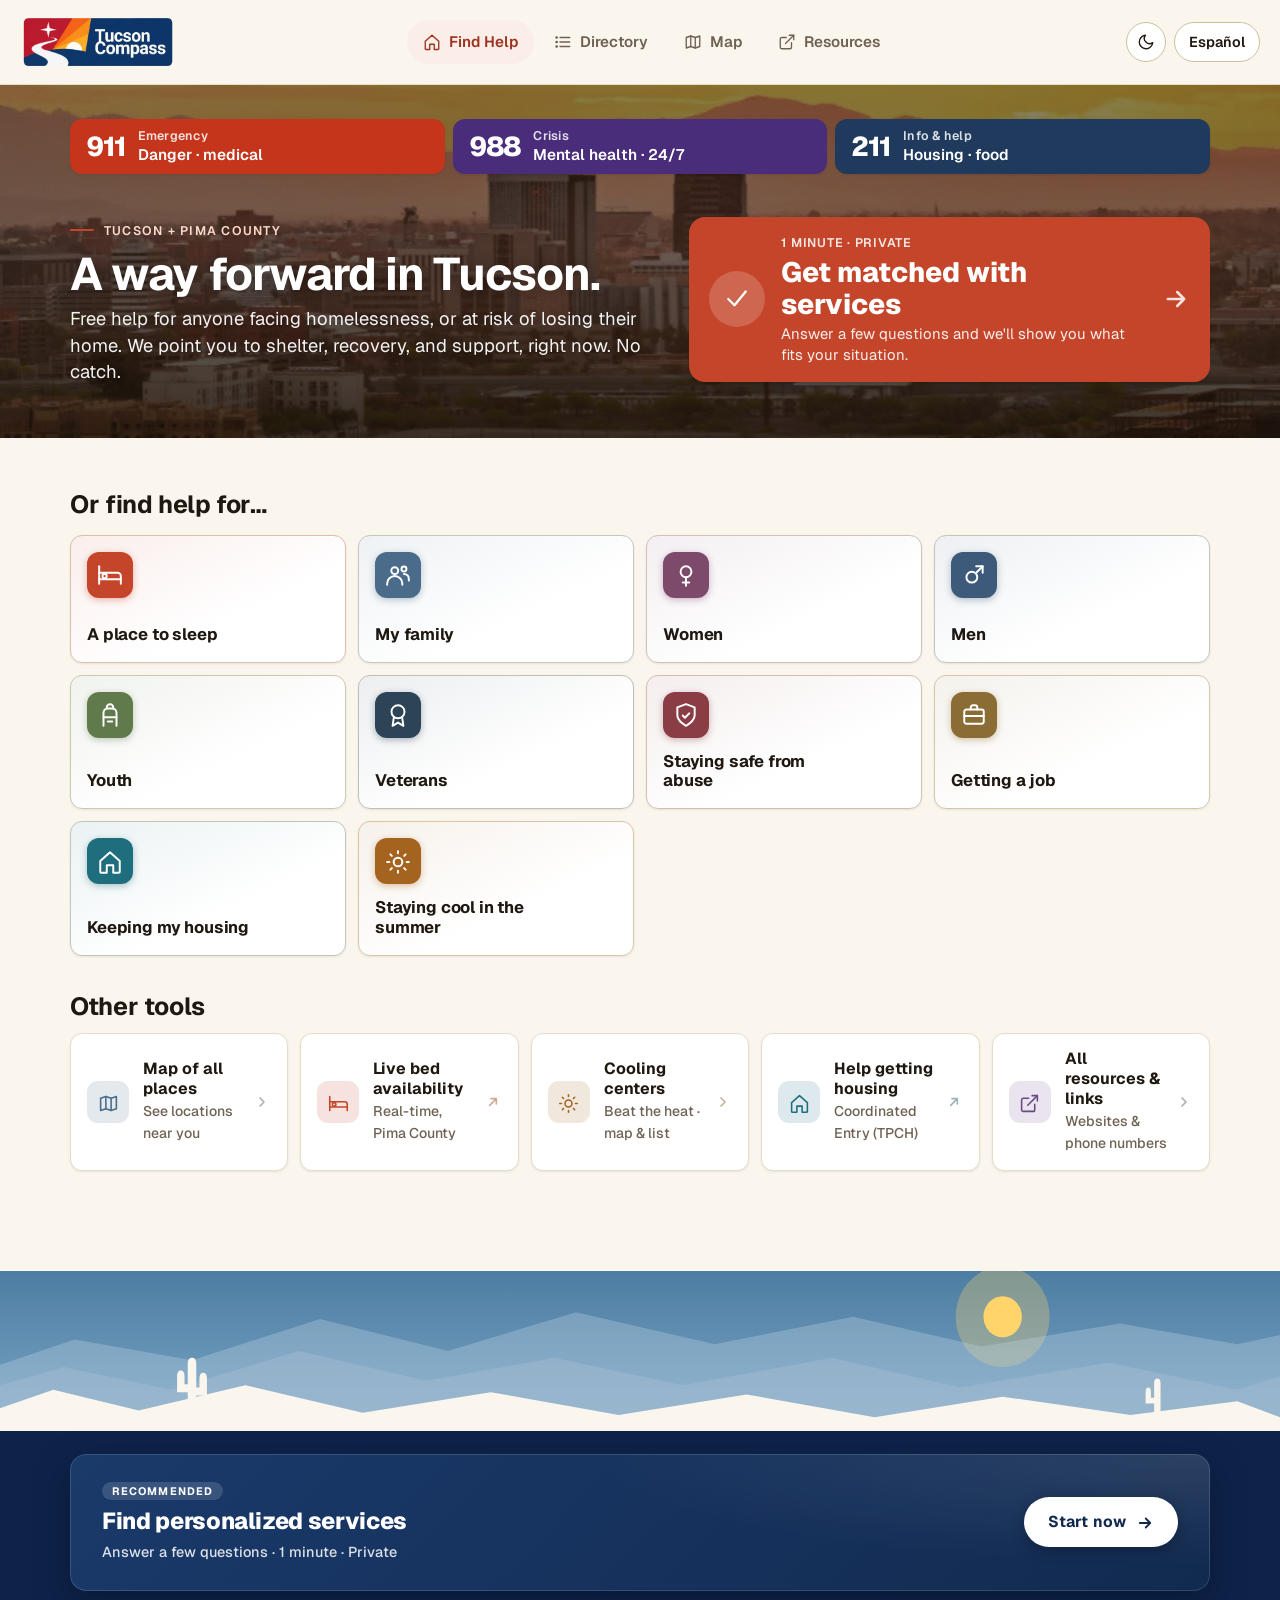
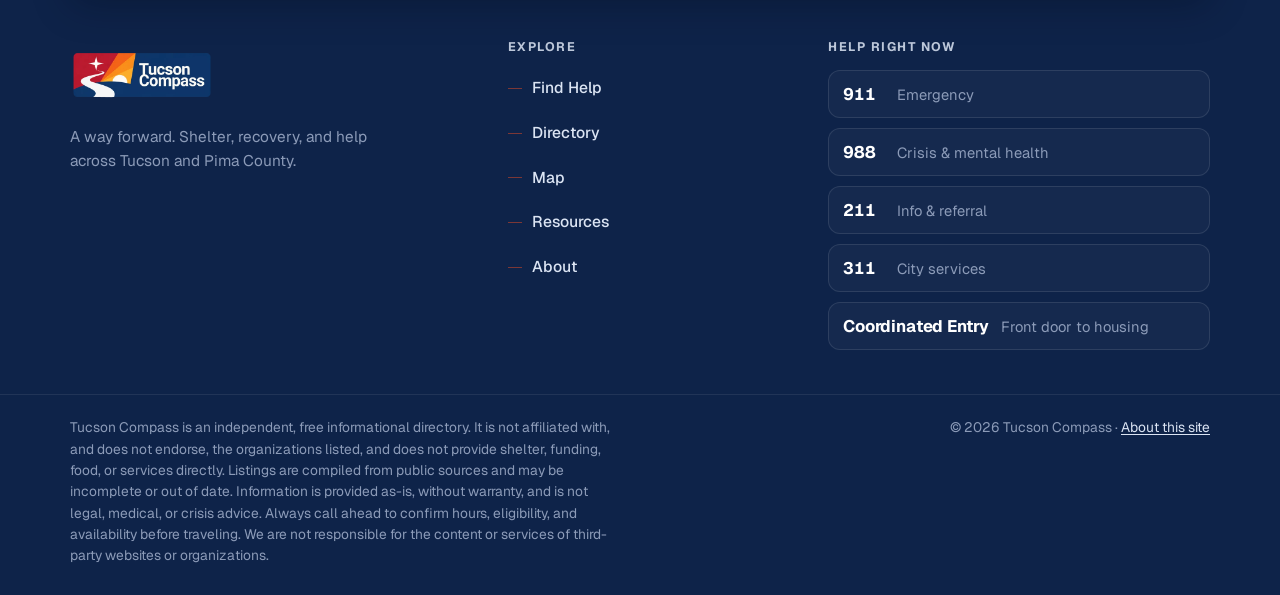
<file: index.html>
<!doctype html>
<html lang="en">
<head>
  <meta charset="utf-8" />
  <meta name="viewport" content="width=device-width, initial-scale=1, viewport-fit=cover" />
  <meta name="theme-color" content="#c4452a" />
  <meta name="description" content="Tucson Compass: find shelter, recovery, and homeless-services resources in Tucson and Pima County. Independent informational directory." />
  <meta name="robots" content="index, follow" />
  <title>Tucson Compass - a way forward</title>
  <link rel="canonical" href="https://tucsoncompass.org/" />
  <meta property="og:type" content="website" />
  <meta property="og:site_name" content="Tucson Compass" />
  <meta property="og:title" content="Tucson Compass — a way forward" />
  <meta property="og:description" content="Tucson Compass: find shelter, recovery, and homeless-services resources in Tucson and Pima County. Independent informational directory." />
  <meta property="og:url" content="https://tucsoncompass.org/" />
  <meta property="og:image" content="https://tucsoncompass.org/images/og-image.jpg" />
  <meta property="og:image:width" content="1200" />
  <meta property="og:image:height" content="630" />
  <meta property="og:image:alt" content="Tucson Compass — find shelter, food, and support services in Tucson and Pima County" />
  <meta property="og:locale" content="en_US" />
  <meta name="twitter:card" content="summary_large_image" />
  <meta name="twitter:title" content="Tucson Compass — a way forward" />
  <meta name="twitter:description" content="Find shelter, recovery, and homeless-services resources in Tucson and Pima County. Free, private, bilingual." />
  <meta name="twitter:image" content="https://tucsoncompass.org/images/og-image.jpg" />
  <link rel="manifest" href="manifest.webmanifest" />
  <link rel="icon" href="favicon/favicon.ico" sizes="any" />
  <link rel="icon" type="image/svg+xml" href="favicon/favicon.svg" />
  <link rel="apple-touch-icon" href="favicon/apple-touch-icon.png" />
  <link rel="preconnect" href="https://fonts.googleapis.com" />
  <link rel="preconnect" href="https://fonts.gstatic.com" crossorigin />
  <link rel="stylesheet" href="https://fonts.googleapis.com/css2?family=Geist:wght@400;500;600;700;800;900&display=swap" />
  <link rel="stylesheet" href="css/styles.css?v=48" />
  <script>(function(){try{var t=localStorage.getItem('tw.theme');if(t==='light'||t==='dark')document.documentElement.setAttribute('data-theme',t);}catch(e){}})();</script>
  <script type="application/ld+json">
  {
    "@context": "https://schema.org",
    "@graph": [
      {
        "@type": "WebSite",
        "@id": "https://tucsoncompass.org/#website",
        "url": "https://tucsoncompass.org/",
        "name": "Tucson Compass",
        "description": "Independent informational directory of shelter, recovery, food, healthcare, and support services in Tucson and Pima County.",
        "inLanguage": ["en", "es"],
        "publisher": { "@id": "https://tucsoncompass.org/#organization" }
      },
      {
        "@type": "NGO",
        "@id": "https://tucsoncompass.org/#organization",
        "name": "Tucson Compass",
        "url": "https://tucsoncompass.org/",
        "logo": "https://tucsoncompass.org/icons/logo-icon.png",
        "image": "https://tucsoncompass.org/images/og-image.jpg",
        "description": "A free, private, bilingual directory that helps people in Tucson and Pima County find shelter, recovery, food, medical, and other support services.",
        "areaServed": {
          "@type": "AdministrativeArea",
          "name": "Pima County, Arizona"
        },
        "knowsLanguage": ["en", "es"]
      }
    ]
  }
  </script>
</head>
<body data-page="home">
  <a class="skip-link" href="#main" data-i18n="skip_to_content">Skip to main content</a>

  <div id="offline-banner" class="offline-banner" hidden role="status" data-i18n="offline_banner"></div>

  <header class="site-header">
    <div class="container container--wide site-header__row">
      <a class="brand" href="index.html" aria-label="Tucson Compass">
        <picture>
          <source media="(min-width: 980px)" srcset="icons/logo-horizontal.webp" type="image/webp" />
          <source media="(min-width: 980px)" srcset="icons/logo-horizontal.png" />
          <source srcset="icons/logo-icon-circle.webp" type="image/webp" />
          <img class="brand__logo" src="icons/logo-icon-circle.png" alt="" width="38" height="38" />
        </picture>
        <span class="brand__name">Tucson Compass</span>
      </a>
      <nav class="nav-primary" aria-label="Primary" data-i18n-aria-label="aria_nav_primary">
        <ul>
          <li><a href="index.html" aria-current="page"><i data-icon="home"></i><span data-i18n="nav_find_help">Find Help</span></a></li>
          <li><a href="directory.html"><i data-icon="list"></i><span data-i18n="nav_directory">Directory</span></a></li>
          <li><a href="map.html"><i data-icon="map"></i><span data-i18n="nav_map">Map</span></a></li>
          <li><a href="resources.html"><i data-icon="external"></i><span data-i18n="nav_resources">Resources</span></a></li>
        </ul>
      </nav>
      <div class="site-header__actions">
        <button type="button" class="header-btn theme-toggle" id="theme-toggle" aria-label="Switch theme" title="Switch theme"></button>
        <button type="button" class="header-btn lang-toggle" id="lang-toggle" data-i18n="lang_toggle" data-i18n-aria-label="lang_toggle_aria">
          <i data-icon="globe" aria-hidden="true"></i>
          <span>Español</span>
        </button>
      </div>
    </div>
  </header>

  <main id="main" class="home-main">

    <!-- Hero: downtown Tucson skyline behind the emergency numbers, the
         headline, and the primary "get matched" call to action. -->
    <section class="home-hero" aria-labelledby="hero-title">
      <div class="home-hero__inner container">

        <!-- Emergency strip — unmistakable, no reading required -->
        <div class="urgent-strip" role="group" aria-label="Emergency numbers" data-i18n-aria-label="aria_emergency_numbers">
          <a class="urgent-tile urgent-tile--911" href="tel:911">
            <span class="urgent-tile__num">911</span>
            <span class="urgent-tile__body">
              <span class="urgent-tile__label" data-i18n="home_emergency_label">Emergency</span>
              <span class="urgent-tile__desc" data-i18n="home_emergency_desc">Danger or medical</span>
            </span>
          </a>
          <a class="urgent-tile urgent-tile--988" href="tel:988">
            <span class="urgent-tile__num">988</span>
            <span class="urgent-tile__body">
              <span class="urgent-tile__label" data-i18n="home_988_label">Crisis</span>
              <span class="urgent-tile__desc" data-i18n="home_988_desc">Mental health · 24/7</span>
            </span>
          </a>
          <a class="urgent-tile urgent-tile--211" href="tel:211">
            <span class="urgent-tile__num">211</span>
            <span class="urgent-tile__body">
              <span class="urgent-tile__label" data-i18n="home_211_label">Info & referral</span>
              <span class="urgent-tile__desc" data-i18n="home_211_desc">Housing, food, help</span>
            </span>
          </a>
        </div>

        <div class="home-hero__copy">
          <span class="eyebrow" data-i18n="home_eyebrow">Tucson + Pima County</span>
          <h1 id="hero-title" data-i18n="home_hero_h1">A way forward in Tucson.</h1>
          <p class="lead" data-i18n="home_hero_lead">Free help for anyone facing homelessness, or at risk of losing their home. We point you to shelter, recovery, and support, right now. No catch.</p>
        </div>

        <!-- Primary path: take the questionnaire. Big, unambiguous CTA. -->
        <a href="match.html" class="match-cta">
          <span class="match-cta__icon"><i data-icon="check"></i></span>
          <span class="match-cta__body">
            <span class="match-cta__eyebrow" data-i18n="home_match_cta_eyebrow">Recommended · 1 minute · Private</span>
            <span class="match-cta__title" id="match-cta-title" data-i18n="home_match_cta_title">Get matched with services</span>
            <span class="match-cta__sub" data-i18n="home_match_cta_sub">Answer a few questions and we'll show you what fits your situation.</span>
          </span>
          <span class="match-cta__arrow" aria-hidden="true"><i data-icon="arrow-right"></i></span>
        </a>

      </div>
    </section>

    <div class="container home-content">

    <!-- Alternate path: browse by category for users who already know what they need. -->
    <section aria-labelledby="need-title">
      <div class="section-q">
        <h2 id="need-title" data-i18n="home_browse_title">Or browse by what you need</h2>
      </div>

      <div class="need-grid">
        <a class="need-tile" href="directory.html?need=emergency" style="--cat: var(--cat-emergency)">
          <span class="need-tile__bar"></span>
          <span class="need-tile__icon"><i data-icon="bed"></i></span>
          <span class="need-tile__label" data-i18n="need_shelter">A place to sleep</span>
        </a>
        <a class="need-tile" href="directory.html?need=family" style="--cat: var(--cat-family)">
          <span class="need-tile__bar"></span>
          <span class="need-tile__icon"><i data-icon="family"></i></span>
          <span class="need-tile__label" data-i18n="need_family">My family</span>
        </a>
        <a class="need-tile" href="directory.html?need=women" style="--cat: var(--cat-women)">
          <span class="need-tile__bar"></span>
          <span class="need-tile__icon"><i data-icon="women"></i></span>
          <span class="need-tile__label" data-i18n="need_women">Women</span>
        </a>
        <a class="need-tile" href="directory.html?need=men" style="--cat: var(--cat-men)">
          <span class="need-tile__bar"></span>
          <span class="need-tile__icon"><i data-icon="men"></i></span>
          <span class="need-tile__label" data-i18n="need_men">Men</span>
        </a>
        <a class="need-tile" href="directory.html?need=youth" style="--cat: var(--cat-youth)">
          <span class="need-tile__bar"></span>
          <span class="need-tile__icon"><i data-icon="youth"></i></span>
          <span class="need-tile__label" data-i18n="need_youth">Youth</span>
        </a>
        <a class="need-tile" href="directory.html?need=veterans" style="--cat: var(--cat-veterans)">
          <span class="need-tile__bar"></span>
          <span class="need-tile__icon"><i data-icon="veterans"></i></span>
          <span class="need-tile__label" data-i18n="need_veterans">Veterans</span>
        </a>
        <a class="need-tile" href="directory.html?need=domestic_violence" style="--cat: var(--cat-domestic_violence)">
          <span class="need-tile__bar"></span>
          <span class="need-tile__icon"><i data-icon="domestic_violence"></i></span>
          <span class="need-tile__label" data-i18n="need_domestic_violence">Staying safe from abuse</span>
        </a>
        <a class="need-tile" href="directory.html?need=employment" style="--cat: var(--cat-employment)">
          <span class="need-tile__bar"></span>
          <span class="need-tile__icon"><i data-icon="employment"></i></span>
          <span class="need-tile__label" data-i18n="need_employment">Getting a job</span>
        </a>
        <a class="need-tile" href="directory.html?need=prevention" style="--cat: var(--cat-prevention)">
          <span class="need-tile__bar"></span>
          <span class="need-tile__icon"><i data-icon="home"></i></span>
          <span class="need-tile__label" data-i18n="need_prevention">Keeping my housing</span>
        </a>
        <a class="need-tile" href="directory.html?need=heat" style="--cat: var(--cat-heat)">
          <span class="need-tile__bar"></span>
          <span class="need-tile__icon"><i data-icon="sun"></i></span>
          <span class="need-tile__label" data-i18n="need_heat">Staying cool in the summer</span>
        </a>
      </div>
    </section>

    <section aria-labelledby="tools-title">
      <h2 id="tools-title" data-i18n="home_tools_h2">Other tools</h2>
      <div class="tools-row">
        <a class="tool-tile" href="map.html" style="--c: var(--cat-family)">
          <span class="tool-tile__icon"><i data-icon="map"></i></span>
          <span>
            <span class="tool-tile__label" data-i18n="tool_map_label">Map of all places</span>
            <span class="tool-tile__sub" data-i18n="tool_map_sub">See locations near you</span>
          </span>
        </a>
        <a class="tool-tile" href="https://pimamaps.maps.arcgis.com/apps/dashboards/ca4fb93ec7014433b14e39a909873bd7" target="_blank" rel="noopener" style="--c: var(--cat-emergency)">
          <span class="tool-tile__icon"><i data-icon="bed"></i></span>
          <span>
            <span class="tool-tile__label" data-i18n="tool_beds_label">Live bed availability</span>
            <span class="tool-tile__sub" data-i18n="tool_beds_sub">Real-time, Pima County</span>
          </span>
          <span class="sr-only" data-i18n="opens_new_tab">opens in a new tab</span>
        </a>
        <a class="tool-tile" href="resources.html#g-cooling" style="--c: var(--cat-heat)">
          <span class="tool-tile__icon"><i data-icon="sun"></i></span>
          <span>
            <span class="tool-tile__label" data-i18n="tool_cooling_label">Cooling centers</span>
            <span class="tool-tile__sub" data-i18n="tool_cooling_sub">Beat the heat · map &amp; list</span>
          </span>
        </a>
        <a class="tool-tile" href="https://tpch.net/coordinated-entry-for-homeless-services/" target="_blank" rel="noopener" style="--c: var(--cat-prevention)">
          <span class="tool-tile__icon"><i data-icon="home"></i></span>
          <span>
            <span class="tool-tile__label" data-i18n="tool_ce_label">Help getting housing</span>
            <span class="tool-tile__sub" data-i18n="tool_ce_sub">Coordinated Entry (TPCH)</span>
          </span>
          <span class="sr-only" data-i18n="opens_new_tab">opens in a new tab</span>
        </a>
        <a class="tool-tile" href="resources.html" style="--c: var(--cat-civic)">
          <span class="tool-tile__icon"><i data-icon="external"></i></span>
          <span>
            <span class="tool-tile__label" data-i18n="tool_links_label">All resources &amp; links</span>
            <span class="tool-tile__sub" data-i18n="tool_links_sub">Websites &amp; phone numbers</span>
          </span>
        </a>
      </div>
    </section>

    </div>
  </main>

  <footer class="site-footer">
    <svg class="site-footer__mountains" viewBox="0 0 1200 140" preserveAspectRatio="none" aria-hidden="true">
      <circle class="site-footer__moon-glow" cx="940" cy="40" r="44"/>
      <circle class="site-footer__moon" cx="940" cy="40" r="18"/>
      <circle class="site-footer__star" cx="80" cy="22" r="1"/>
      <circle class="site-footer__star site-footer__star--bright" cx="170" cy="48" r="1.4"/>
      <circle class="site-footer__star" cx="260" cy="14" r="1.2"/>
      <circle class="site-footer__star" cx="340" cy="34" r="0.9"/>
      <circle class="site-footer__star site-footer__star--bright" cx="430" cy="22" r="1.5"/>
      <circle class="site-footer__star" cx="520" cy="52" r="1"/>
      <circle class="site-footer__star" cx="610" cy="18" r="1.1"/>
      <circle class="site-footer__star site-footer__star--bright" cx="700" cy="38" r="1.3"/>
      <circle class="site-footer__star" cx="790" cy="20" r="1"/>
      <circle class="site-footer__star" cx="1050" cy="56" r="1.2"/>
      <circle class="site-footer__star site-footer__star--bright" cx="1130" cy="28" r="1.4"/>
      <circle class="site-footer__star" cx="1190" cy="48" r="1"/>
      <path class="site-footer__range site-footer__range--back" d="M0 140 L0 82 L70 60 L180 78 L300 42 L420 70 L540 36 L670 64 L800 40 L920 66 L1050 46 L1160 64 L1200 56 L1200 140 Z"/>
      <path class="site-footer__range site-footer__range--mid" d="M0 140 L0 100 L60 84 L160 104 L280 70 L400 96 L520 76 L640 100 L780 76 L900 102 L1040 80 L1160 104 L1200 92 L1200 140 Z"/>
      <path class="site-footer__range site-footer__range--front" d="M0 140 L0 120 L50 104 L130 122 L230 100 L340 124 L460 106 L580 126 L700 108 L820 128 L940 110 L1060 126 L1160 114 L1200 128 L1200 140 Z"/>
      <path class="site-footer__saguaro" d="M176 118V81Q176 76 180 76Q184 76 184 81V118ZM166 106V92Q166 87 169.5 87Q173 87 173 92V99H176V106ZM184 102H187V94Q187 89 190.5 89Q194 89 194 94V109H184Z"/>
      <path class="site-footer__saguaro" d="M1082 128V98Q1082 94 1085 94Q1088 94 1088 98V128ZM1074 116V106Q1074 102 1076.5 102Q1079 102 1079 106V111H1082V116Z"/>
    </svg>
    <div class="site-footer__inner">
      <div class="container">
        <a href="match.html" class="footer-cta">
          <span class="footer-cta__body">
            <span class="footer-cta__badge" data-i18n="footer_cta_heading">Recommended</span>
            <span class="footer-cta__title" data-i18n="footer_cta_title">Find personalized services</span>
            <span class="footer-cta__sub" data-i18n="footer_cta_sub">Answer a few questions &middot; 1 minute &middot; Private</span>
          </span>
          <span class="footer-cta__btn">
            <span data-i18n="footer_cta_action">Start now</span>
            <i data-icon="arrow-right" aria-hidden="true"></i>
          </span>
        </a>
        <div class="site-footer__grid">
          <div class="site-footer__col site-footer__col--brand">
            <a class="site-footer__brand" href="index.html" aria-label="Tucson Compass">
              <picture>
                <source srcset="icons/logo-horizontal.webp" type="image/webp" />
                <img class="site-footer__logo" src="icons/logo-horizontal.png" alt="Tucson Compass" width="480" height="240" />
              </picture>
            </a>
            <p class="site-footer__tagline" data-i18n="footer_tagline">A way forward. Shelter, recovery, and help across Tucson and Pima County.</p>
          </div>
          <div class="site-footer__col site-footer__col--explore">
            <h3 class="site-footer__heading" data-i18n="footer_explore">Explore</h3>
            <ul class="site-footer__links">
              <li><a href="index.html" data-i18n="nav_find_help">Find Help</a></li>
              <li><a href="directory.html" data-i18n="nav_directory">Directory</a></li>
              <li><a href="map.html" data-i18n="nav_map">Map</a></li>
              <li><a href="resources.html" data-i18n="nav_resources">Resources</a></li>
              <li><a href="about.html" data-i18n="nav_about">About</a></li>
            </ul>
          </div>
          <div class="site-footer__col site-footer__col--help">
            <h3 class="site-footer__heading" data-i18n="footer_help_now">Help right now</h3>
            <ul class="site-footer__contacts">
              <li><a href="tel:911"><strong>911</strong><span data-i18n="footer_emergency_short">Emergency</span></a></li>
              <li><a href="tel:988"><strong>988</strong><span data-i18n="footer_988_short">Crisis &amp; mental health</span></a></li>
              <li><a href="tel:211"><strong>211</strong><span data-i18n="footer_211_short">Info &amp; referral</span></a></li>
              <li><a href="tel:311"><strong>311</strong><span data-i18n="footer_311_short">City services</span></a></li>
              <li><a href="https://tpch.net/coordinated-entry-for-homeless-services/" target="_blank" rel="noopener"><strong data-i18n="footer_ce_short">Coordinated Entry</strong><span data-i18n="footer_ce_sub">Front door to housing</span><span class="sr-only" data-i18n="opens_new_tab">opens in a new tab</span></a></li>
            </ul>
          </div>
        </div>
      </div>
      <div class="site-footer__bottom">
        <div class="container site-footer__bottom-row">
          <p class="site-footer__disclaimer" data-i18n="footer_disclaimer">Tucson Compass is an independent, free informational directory. It is not affiliated with, and does not endorse, the organizations listed, and does not provide shelter, funding, food, or services directly. Listings are compiled from public sources and may be incomplete or out of date. Information is provided as-is, without warranty, and is not legal, medical, or crisis advice. Always call ahead to confirm hours, eligibility, and availability before traveling. We are not responsible for the content or services of third-party websites or organizations.</p>
          <p class="site-footer__copy">&copy; 2026 Tucson Compass &middot; <a href="about.html" data-i18n="footer_about_link">About this site</a></p>
        </div>
      </div>
    </div>
  </footer>

  <script src="js/icons.js?v=20"></script>
  <script src="js/app.js?v=24"></script>
</body>
</html>
</file>
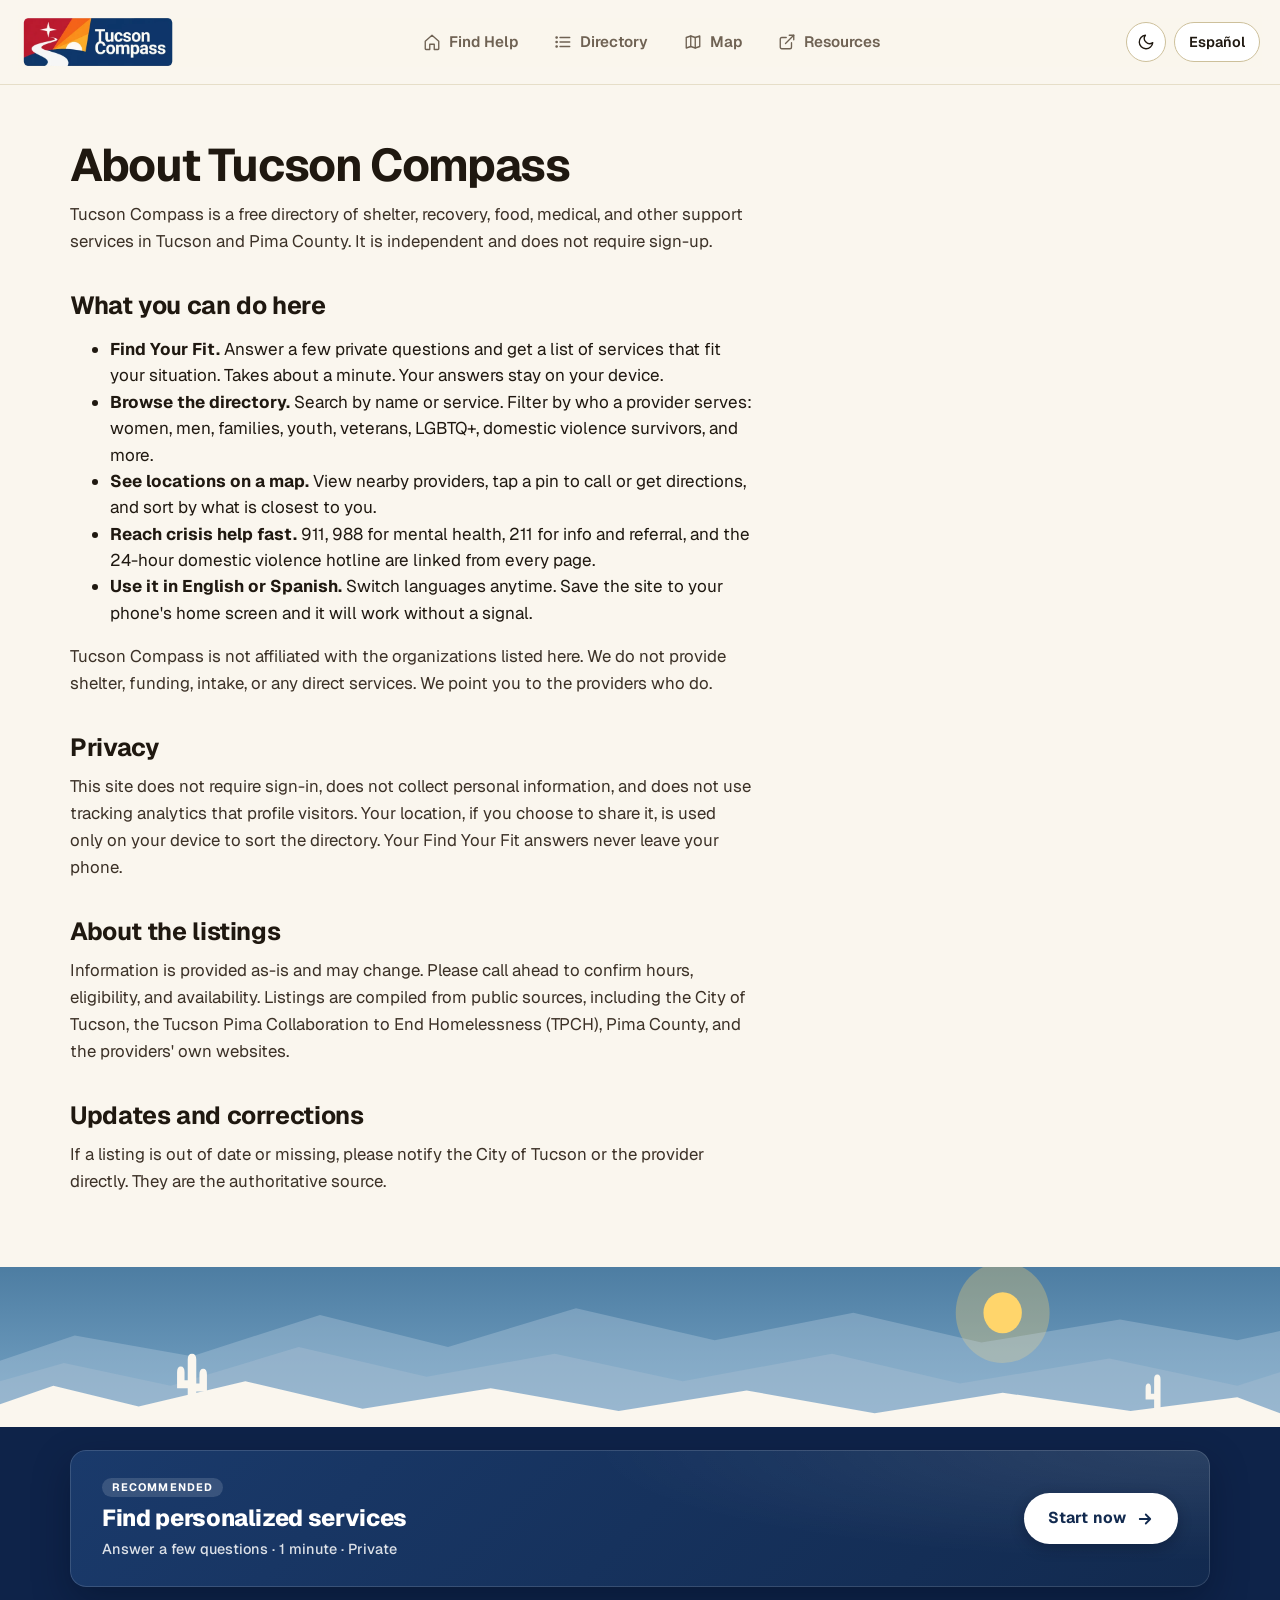
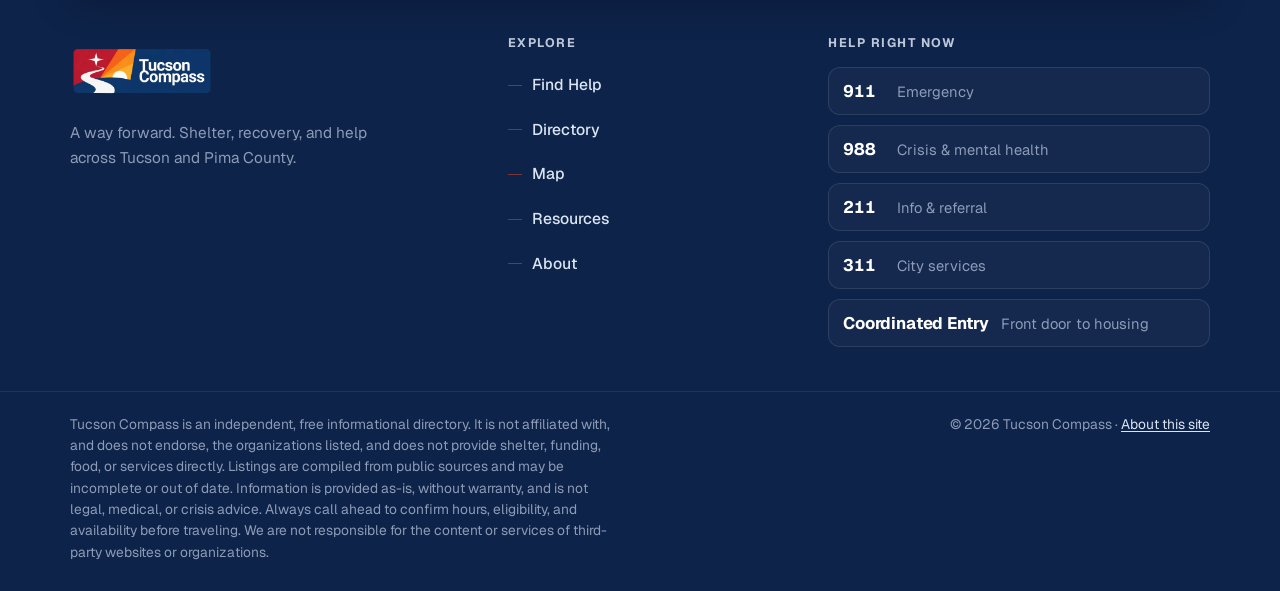
<file: about.html>
<!doctype html>
<html lang="en">
<head>
  <meta charset="utf-8" />
  <meta name="viewport" content="width=device-width, initial-scale=1, viewport-fit=cover" />
  <meta name="theme-color" content="#c4452a" />
  <meta name="description" content="About Tucson Compass, an independent informational directory that helps people in Tucson and Pima County find shelter, recovery, food, medical, and other support services." />
  <meta name="robots" content="index, follow" />
  <title>About - Tucson Compass</title>
  <link rel="canonical" href="https://tucsoncompass.org/about" />
  <meta property="og:type" content="website" />
  <meta property="og:site_name" content="Tucson Compass" />
  <meta property="og:title" content="About — Tucson Compass" />
  <meta property="og:description" content="About Tucson Compass, an independent informational directory that helps people in Tucson and Pima County find shelter, recovery, food, medical, and other support services." />
  <meta property="og:url" content="https://tucsoncompass.org/about" />
  <meta property="og:image" content="https://tucsoncompass.org/images/og-image.jpg" />
  <meta property="og:image:width" content="1200" />
  <meta property="og:image:height" content="630" />
  <meta property="og:image:alt" content="Tucson Compass — find shelter, food, and support services in Tucson and Pima County" />
  <meta property="og:locale" content="en_US" />
  <meta name="twitter:card" content="summary_large_image" />
  <meta name="twitter:title" content="About — Tucson Compass" />
  <meta name="twitter:description" content="An independent, free, private directory of shelter, recovery, food, and support services in Tucson and Pima County." />
  <meta name="twitter:image" content="https://tucsoncompass.org/images/og-image.jpg" />
  <link rel="manifest" href="manifest.webmanifest" />
  <link rel="icon" href="favicon/favicon.ico" sizes="any" />
  <link rel="icon" type="image/svg+xml" href="favicon/favicon.svg" />
  <link rel="apple-touch-icon" href="favicon/apple-touch-icon.png" />
  <link rel="preconnect" href="https://fonts.googleapis.com" />
  <link rel="preconnect" href="https://fonts.gstatic.com" crossorigin />
  <link rel="stylesheet" href="https://fonts.googleapis.com/css2?family=Geist:wght@400;500;600;700;800;900&display=swap" />
  <link rel="stylesheet" href="css/styles.css?v=48" />
  <script>(function(){try{var t=localStorage.getItem('tw.theme');if(t==='light'||t==='dark')document.documentElement.setAttribute('data-theme',t);}catch(e){}})();</script>
</head>
<body data-page="about">
  <a class="skip-link" href="#main" data-i18n="skip_to_content">Skip to main content</a>
  <div id="offline-banner" class="offline-banner" hidden role="status" data-i18n="offline_banner"></div>

  <header class="site-header">
    <div class="container container--wide site-header__row">
      <a class="brand" href="index.html" aria-label="Tucson Compass">
        <picture>
          <source media="(min-width: 980px)" srcset="icons/logo-horizontal.webp" type="image/webp" />
          <source media="(min-width: 980px)" srcset="icons/logo-horizontal.png" />
          <source srcset="icons/logo-icon-circle.webp" type="image/webp" />
          <img class="brand__logo" src="icons/logo-icon-circle.png" alt="" width="38" height="38" />
        </picture>
        <span class="brand__name">Tucson Compass</span>
      </a>
      <nav class="nav-primary" aria-label="Primary" data-i18n-aria-label="aria_nav_primary">
        <ul>
          <li><a href="index.html"><i data-icon="home"></i><span data-i18n="nav_find_help">Find Help</span></a></li>
          <li><a href="directory.html"><i data-icon="list"></i><span data-i18n="nav_directory">Directory</span></a></li>
          <li><a href="map.html"><i data-icon="map"></i><span data-i18n="nav_map">Map</span></a></li>
          <li><a href="resources.html"><i data-icon="external"></i><span data-i18n="nav_resources">Resources</span></a></li>
        </ul>
      </nav>
      <div class="site-header__actions">
        <button type="button" class="header-btn theme-toggle" id="theme-toggle" aria-label="Switch theme" title="Switch theme"></button>
        <button type="button" class="header-btn lang-toggle" id="lang-toggle" data-i18n="lang_toggle" data-i18n-aria-label="lang_toggle_aria">
          <i data-icon="globe" aria-hidden="true"></i>
          <span>Español</span>
        </button>
      </div>
    </div>
  </header>

  <main id="main" class="container">
    <div class="prose">
      <h1 data-i18n="about_h1">About Tucson Compass</h1>
      <p data-i18n="about_intro">Tucson Compass is a free directory of shelter, recovery, food, medical, and other support services in Tucson and Pima County. It is independent and does not require sign-up.</p>

      <h2 data-i18n="about_what_h2">What you can do here</h2>
      <ul class="about-features">
        <li><strong data-i18n="about_what_match_t">Find Your Fit.</strong> <span data-i18n="about_what_match_p">Answer a few private questions and get a list of services that fit your situation. Takes about a minute. Your answers stay on your device.</span></li>
        <li><strong data-i18n="about_what_browse_t">Browse the directory.</strong> <span data-i18n="about_what_browse_p">Search by name or service. Filter by who a provider serves: women, men, families, youth, veterans, LGBTQ+, domestic violence survivors, and more.</span></li>
        <li><strong data-i18n="about_what_map_t">See locations on a map.</strong> <span data-i18n="about_what_map_p">View nearby providers, tap a pin to call or get directions, and sort by what is closest to you.</span></li>
        <li><strong data-i18n="about_what_crisis_t">Reach crisis help fast.</strong> <span data-i18n="about_what_crisis_p">911, 988 for mental health, 211 for info and referral, and the 24-hour domestic violence hotline are linked from every page.</span></li>
        <li><strong data-i18n="about_what_languages_t">Use it in English or Spanish.</strong> <span data-i18n="about_what_languages_p">Switch languages anytime. Save the site to your phone's home screen and it will work without a signal.</span></li>
      </ul>

      <p data-i18n="about_independence">Tucson Compass is not affiliated with the organizations listed here. We do not provide shelter, funding, intake, or any direct services. We point you to the providers who do.</p>

      <h2 data-i18n="about_privacy_h2">Privacy</h2>
      <p data-i18n="about_privacy_p">This site does not require sign-in, does not collect personal information, and does not use tracking analytics that profile visitors. Your location, if you choose to share it, is used only on your device to sort the directory. Your Find Your Fit answers never leave your phone.</p>

      <h2 data-i18n="about_data_h2">About the listings</h2>
      <p data-i18n="about_data_p">Information is provided as-is and may change. Please call ahead to confirm hours, eligibility, and availability. Listings are compiled from public sources, including the City of Tucson, the Tucson Pima Collaboration to End Homelessness (TPCH), Pima County, and the providers' own websites.</p>

      <h2 data-i18n="about_contact_h2">Updates and corrections</h2>
      <p data-i18n="about_contact_p">If a listing is out of date or missing, please notify the City of Tucson or the provider directly. They are the authoritative source.</p>
    </div>
  </main>

  <footer class="site-footer">
    <svg class="site-footer__mountains" viewBox="0 0 1200 140" preserveAspectRatio="none" aria-hidden="true">
      <circle class="site-footer__moon-glow" cx="940" cy="40" r="44"/>
      <circle class="site-footer__moon" cx="940" cy="40" r="18"/>
      <circle class="site-footer__star" cx="80" cy="22" r="1"/>
      <circle class="site-footer__star site-footer__star--bright" cx="170" cy="48" r="1.4"/>
      <circle class="site-footer__star" cx="260" cy="14" r="1.2"/>
      <circle class="site-footer__star" cx="340" cy="34" r="0.9"/>
      <circle class="site-footer__star site-footer__star--bright" cx="430" cy="22" r="1.5"/>
      <circle class="site-footer__star" cx="520" cy="52" r="1"/>
      <circle class="site-footer__star" cx="610" cy="18" r="1.1"/>
      <circle class="site-footer__star site-footer__star--bright" cx="700" cy="38" r="1.3"/>
      <circle class="site-footer__star" cx="790" cy="20" r="1"/>
      <circle class="site-footer__star" cx="1050" cy="56" r="1.2"/>
      <circle class="site-footer__star site-footer__star--bright" cx="1130" cy="28" r="1.4"/>
      <circle class="site-footer__star" cx="1190" cy="48" r="1"/>
      <path class="site-footer__range site-footer__range--back" d="M0 140 L0 82 L70 60 L180 78 L300 42 L420 70 L540 36 L670 64 L800 40 L920 66 L1050 46 L1160 64 L1200 56 L1200 140 Z"/>
      <path class="site-footer__range site-footer__range--mid" d="M0 140 L0 100 L60 84 L160 104 L280 70 L400 96 L520 76 L640 100 L780 76 L900 102 L1040 80 L1160 104 L1200 92 L1200 140 Z"/>
      <path class="site-footer__range site-footer__range--front" d="M0 140 L0 120 L50 104 L130 122 L230 100 L340 124 L460 106 L580 126 L700 108 L820 128 L940 110 L1060 126 L1160 114 L1200 128 L1200 140 Z"/>
      <path class="site-footer__saguaro" d="M176 118V81Q176 76 180 76Q184 76 184 81V118ZM166 106V92Q166 87 169.5 87Q173 87 173 92V99H176V106ZM184 102H187V94Q187 89 190.5 89Q194 89 194 94V109H184Z"/>
      <path class="site-footer__saguaro" d="M1082 128V98Q1082 94 1085 94Q1088 94 1088 98V128ZM1074 116V106Q1074 102 1076.5 102Q1079 102 1079 106V111H1082V116Z"/>
    </svg>
    <div class="site-footer__inner">
      <div class="container">
        <a href="match.html" class="footer-cta">
          <span class="footer-cta__body">
            <span class="footer-cta__badge" data-i18n="footer_cta_heading">Recommended</span>
            <span class="footer-cta__title" data-i18n="footer_cta_title">Find personalized services</span>
            <span class="footer-cta__sub" data-i18n="footer_cta_sub">Answer a few questions &middot; 1 minute &middot; Private</span>
          </span>
          <span class="footer-cta__btn">
            <span data-i18n="footer_cta_action">Start now</span>
            <i data-icon="arrow-right" aria-hidden="true"></i>
          </span>
        </a>
        <div class="site-footer__grid">
          <div class="site-footer__col site-footer__col--brand">
            <a class="site-footer__brand" href="index.html" aria-label="Tucson Compass">
              <picture>
                <source srcset="icons/logo-horizontal.webp" type="image/webp" />
                <img class="site-footer__logo" src="icons/logo-horizontal.png" alt="Tucson Compass" width="480" height="240" />
              </picture>
            </a>
            <p class="site-footer__tagline" data-i18n="footer_tagline">A way forward. Shelter, recovery, and help across Tucson and Pima County.</p>
          </div>
          <div class="site-footer__col site-footer__col--explore">
            <h3 class="site-footer__heading" data-i18n="footer_explore">Explore</h3>
            <ul class="site-footer__links">
              <li><a href="index.html" data-i18n="nav_find_help">Find Help</a></li>
              <li><a href="directory.html" data-i18n="nav_directory">Directory</a></li>
              <li><a href="map.html" data-i18n="nav_map">Map</a></li>
              <li><a href="resources.html" data-i18n="nav_resources">Resources</a></li>
              <li><a href="about.html" data-i18n="nav_about">About</a></li>
            </ul>
          </div>
          <div class="site-footer__col site-footer__col--help">
            <h3 class="site-footer__heading" data-i18n="footer_help_now">Help right now</h3>
            <ul class="site-footer__contacts">
              <li><a href="tel:911"><strong>911</strong><span data-i18n="footer_emergency_short">Emergency</span></a></li>
              <li><a href="tel:988"><strong>988</strong><span data-i18n="footer_988_short">Crisis &amp; mental health</span></a></li>
              <li><a href="tel:211"><strong>211</strong><span data-i18n="footer_211_short">Info &amp; referral</span></a></li>
              <li><a href="tel:311"><strong>311</strong><span data-i18n="footer_311_short">City services</span></a></li>
              <li><a href="https://tpch.net/coordinated-entry-for-homeless-services/" target="_blank" rel="noopener"><strong data-i18n="footer_ce_short">Coordinated Entry</strong><span data-i18n="footer_ce_sub">Front door to housing</span><span class="sr-only" data-i18n="opens_new_tab">opens in a new tab</span></a></li>
            </ul>
          </div>
        </div>
      </div>
      <div class="site-footer__bottom">
        <div class="container site-footer__bottom-row">
          <p class="site-footer__disclaimer" data-i18n="footer_disclaimer">Tucson Compass is an independent, free informational directory. It is not affiliated with, and does not endorse, the organizations listed, and does not provide shelter, funding, food, or services directly. Listings are compiled from public sources and may be incomplete or out of date. Information is provided as-is, without warranty, and is not legal, medical, or crisis advice. Always call ahead to confirm hours, eligibility, and availability before traveling. We are not responsible for the content or services of third-party websites or organizations.</p>
          <p class="site-footer__copy">&copy; 2026 Tucson Compass &middot; <a href="about.html" data-i18n="footer_about_link">About this site</a></p>
        </div>
      </div>
    </div>
  </footer>

  <script src="js/icons.js?v=20"></script>
  <script src="js/app.js?v=24"></script>
</body>
</html>
</file>
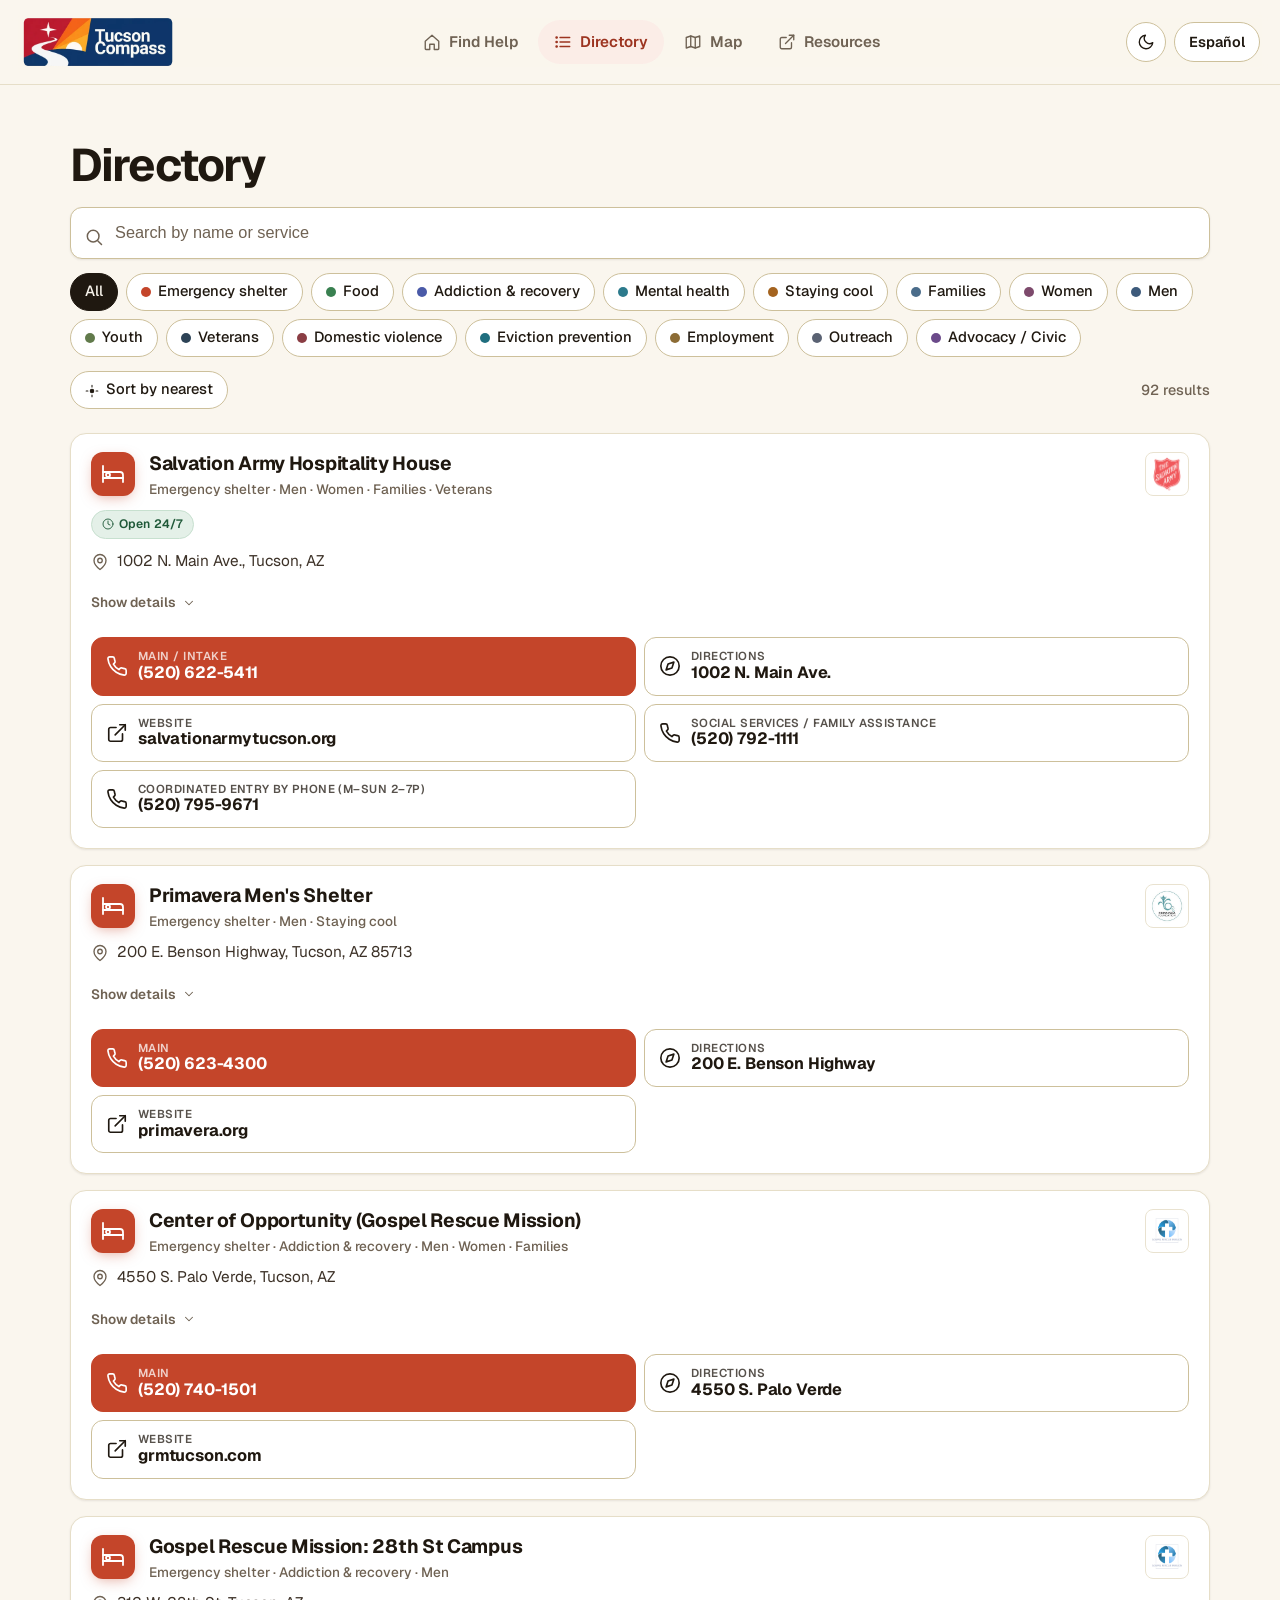
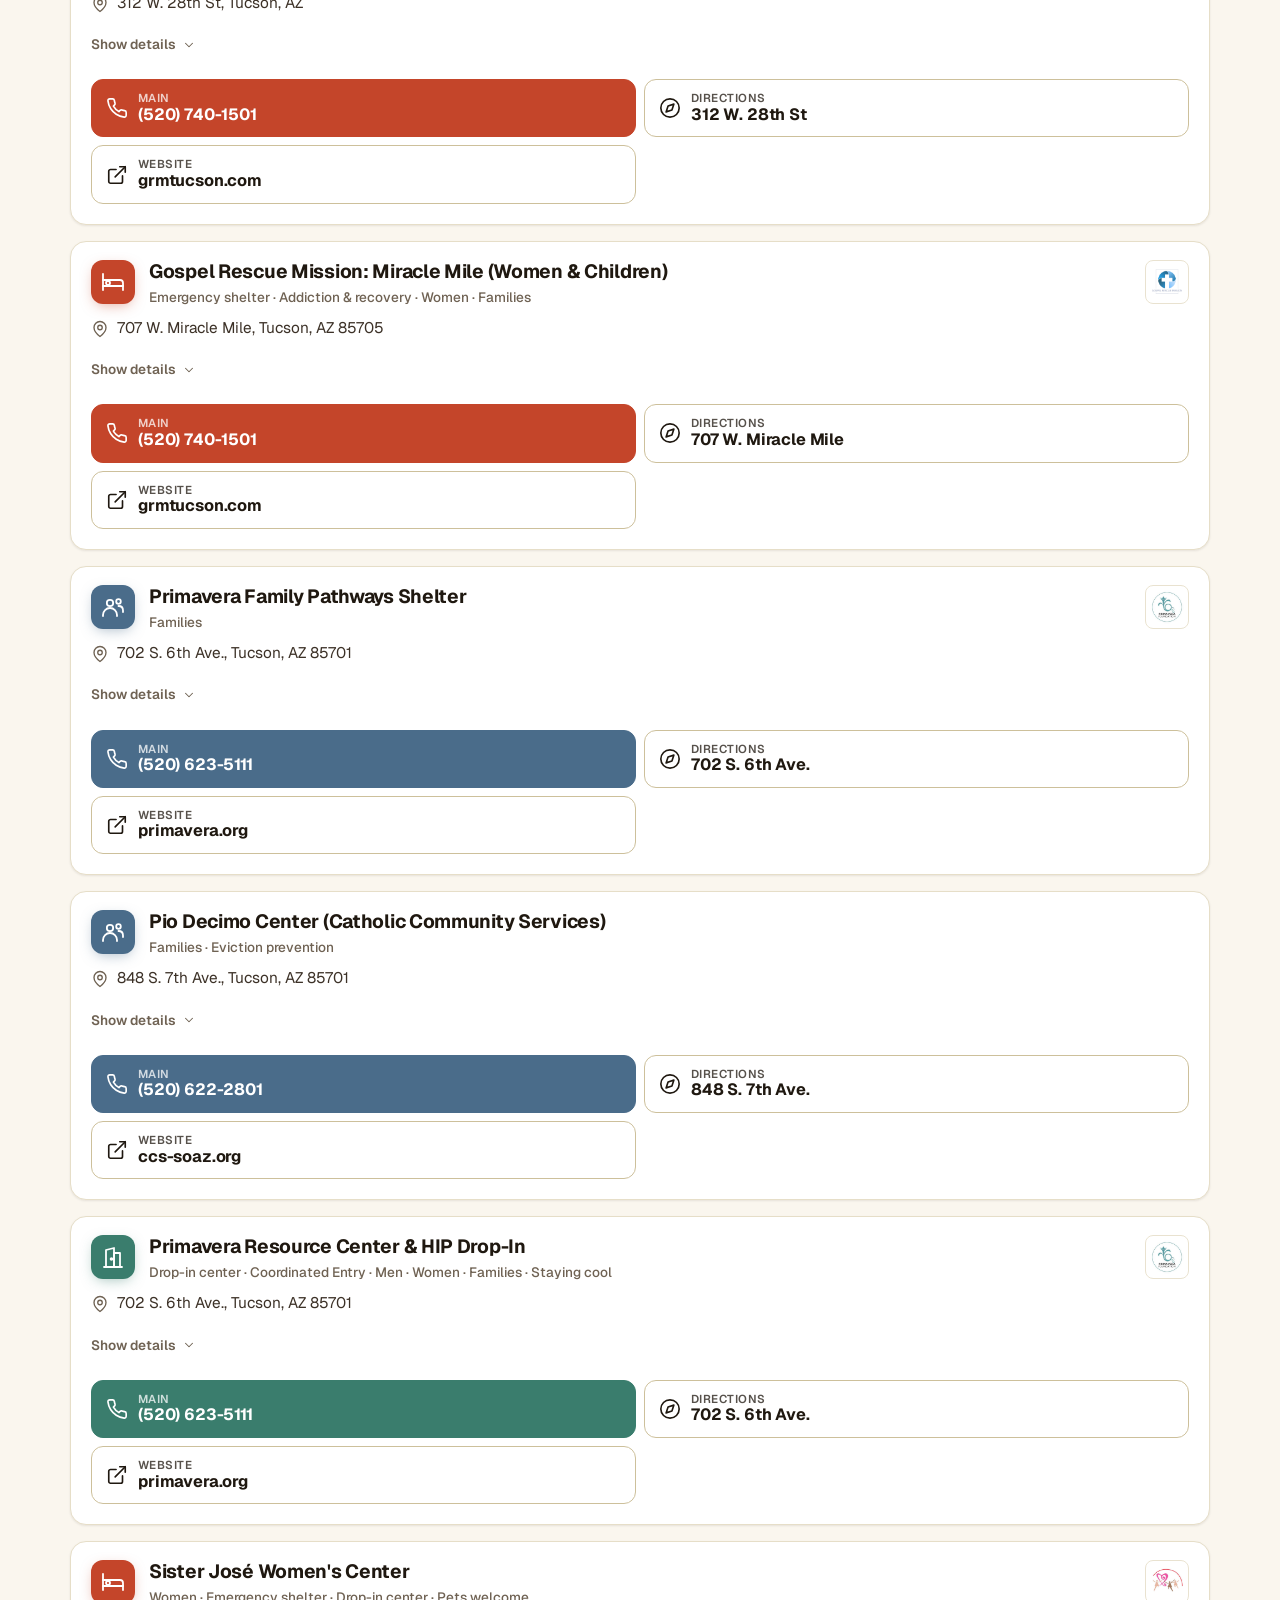
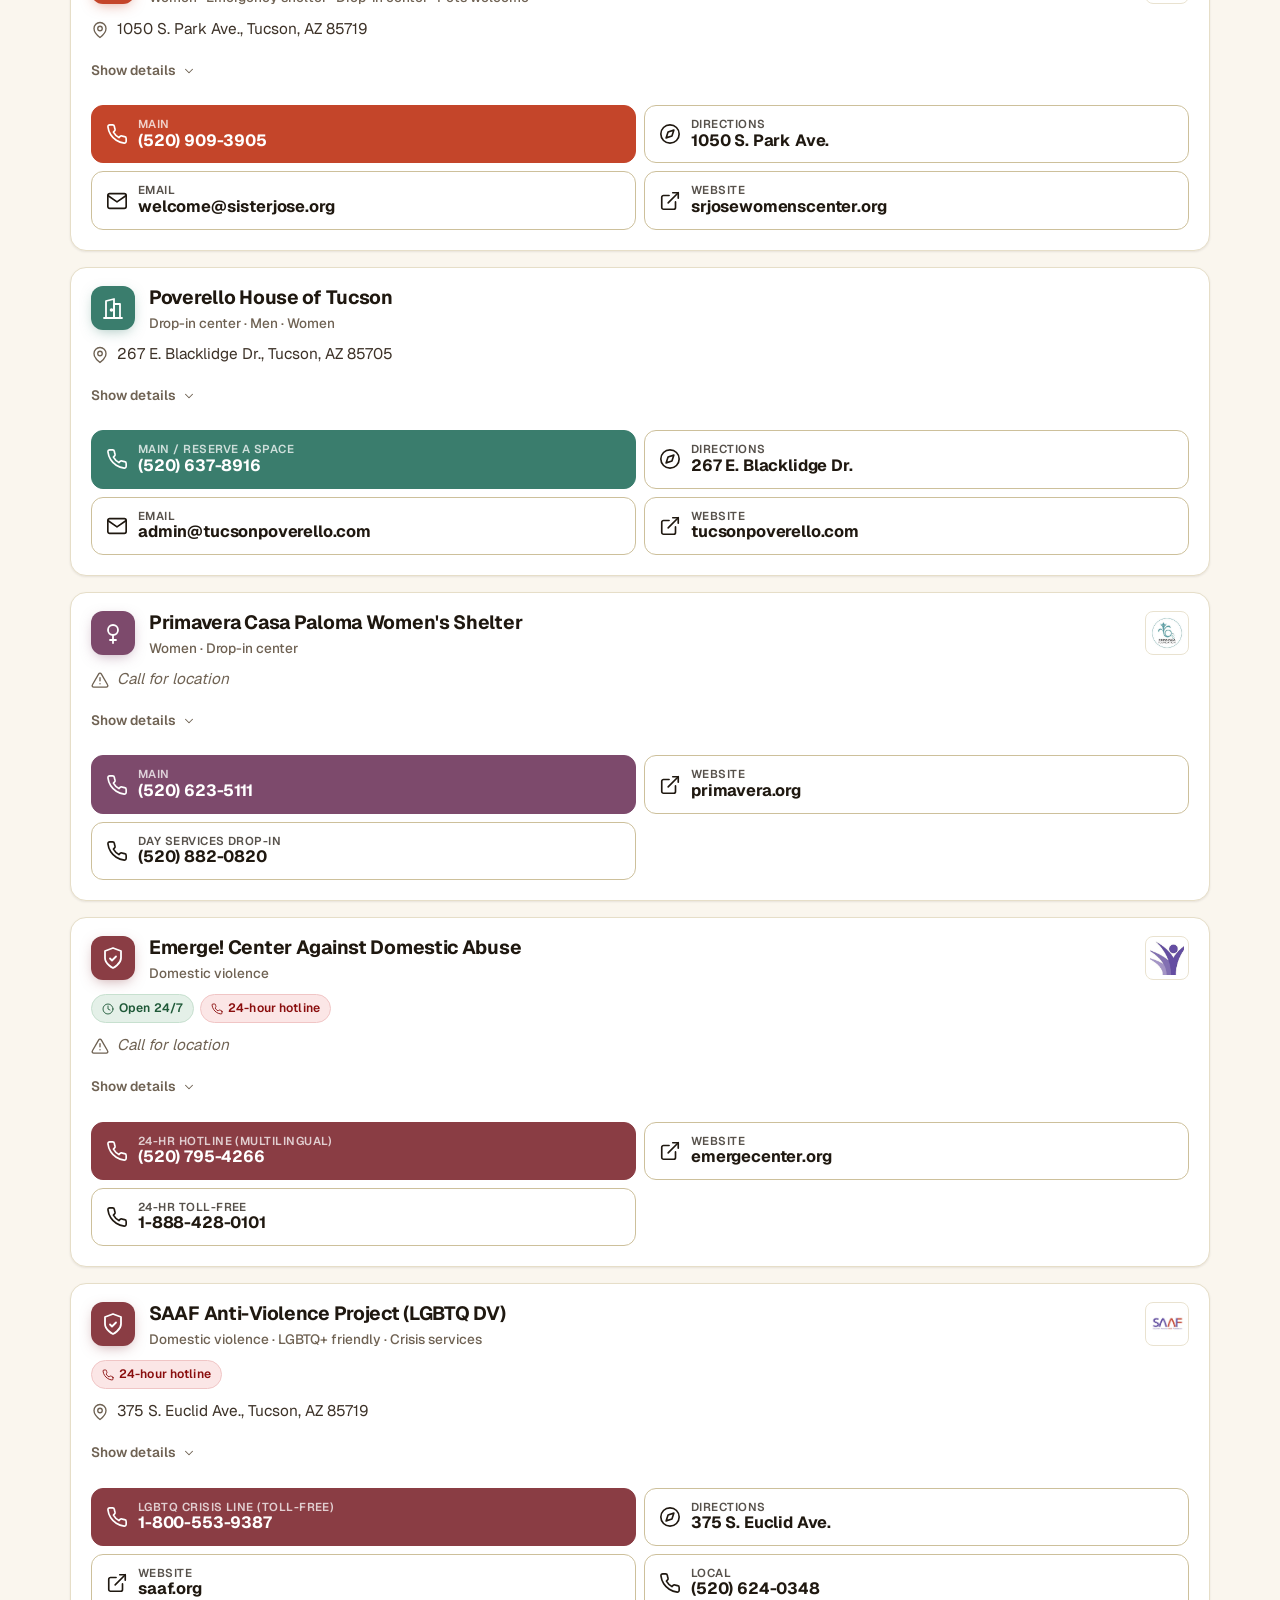
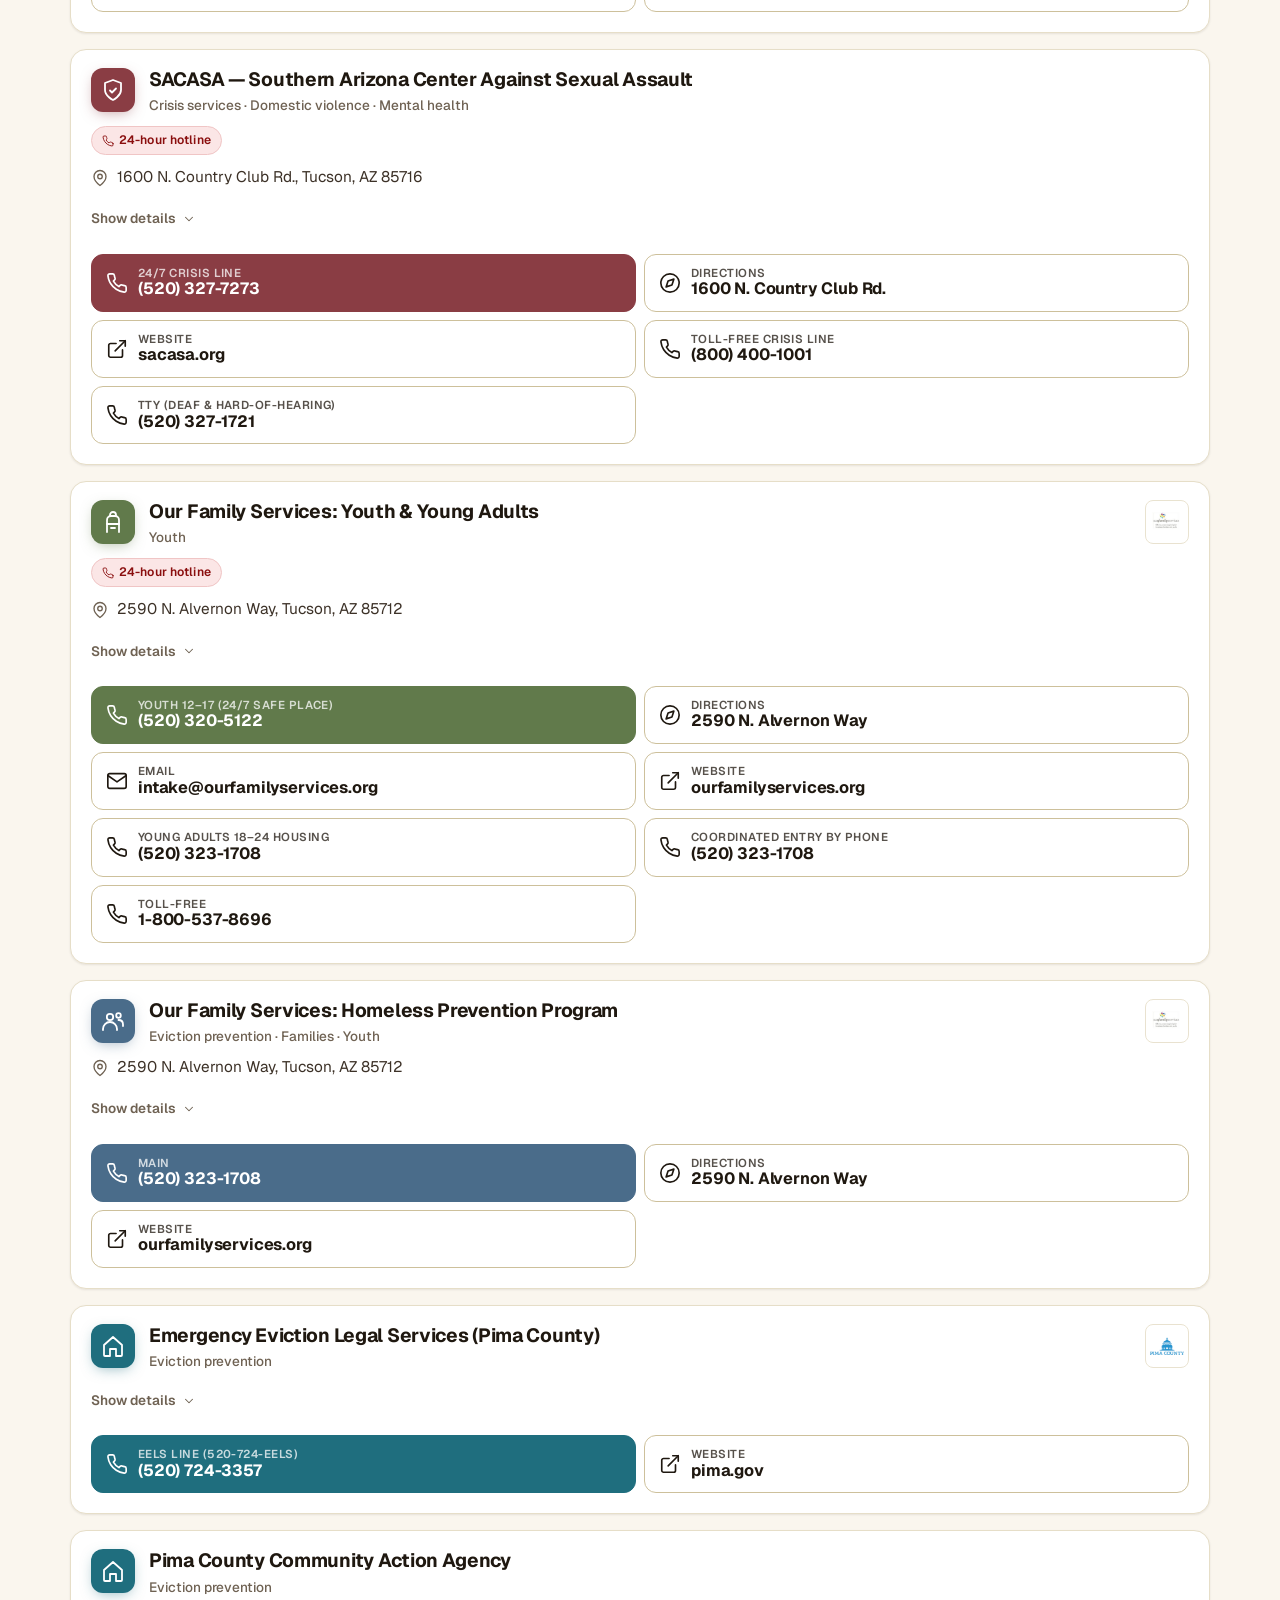
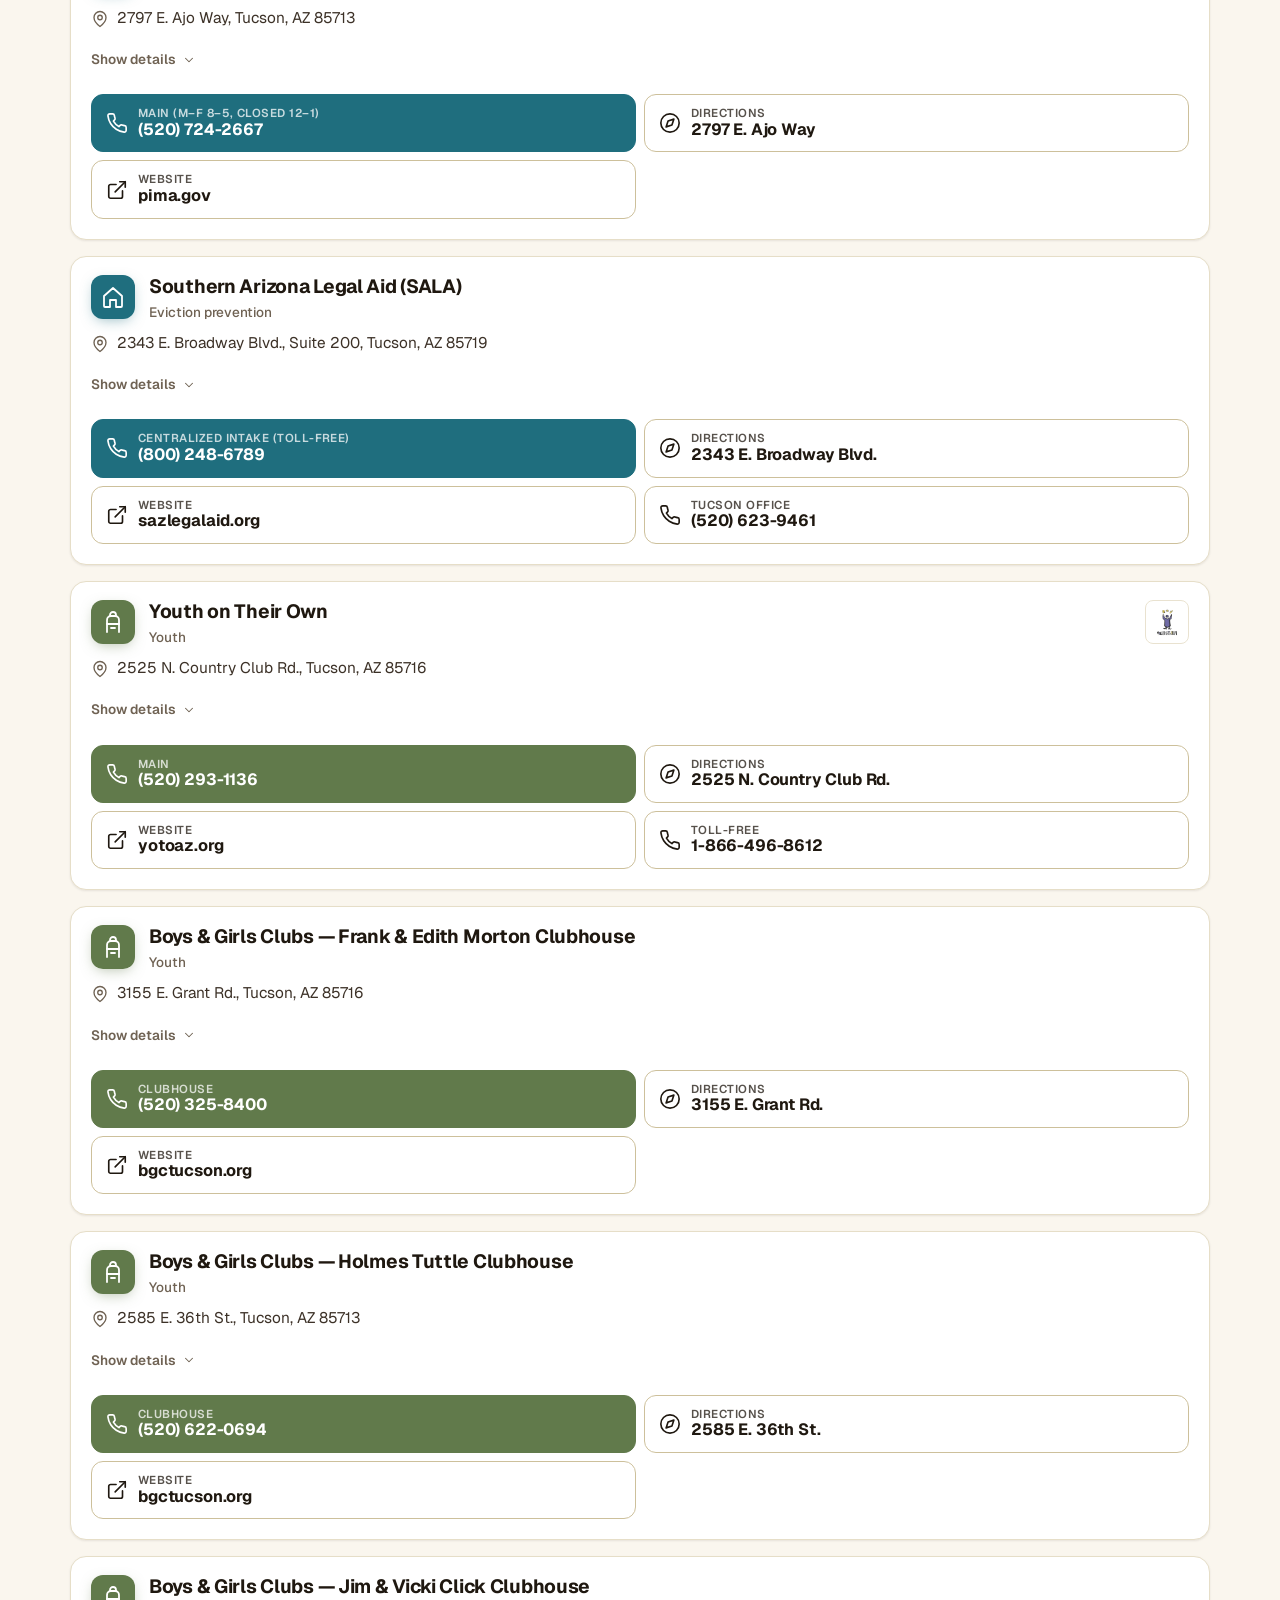
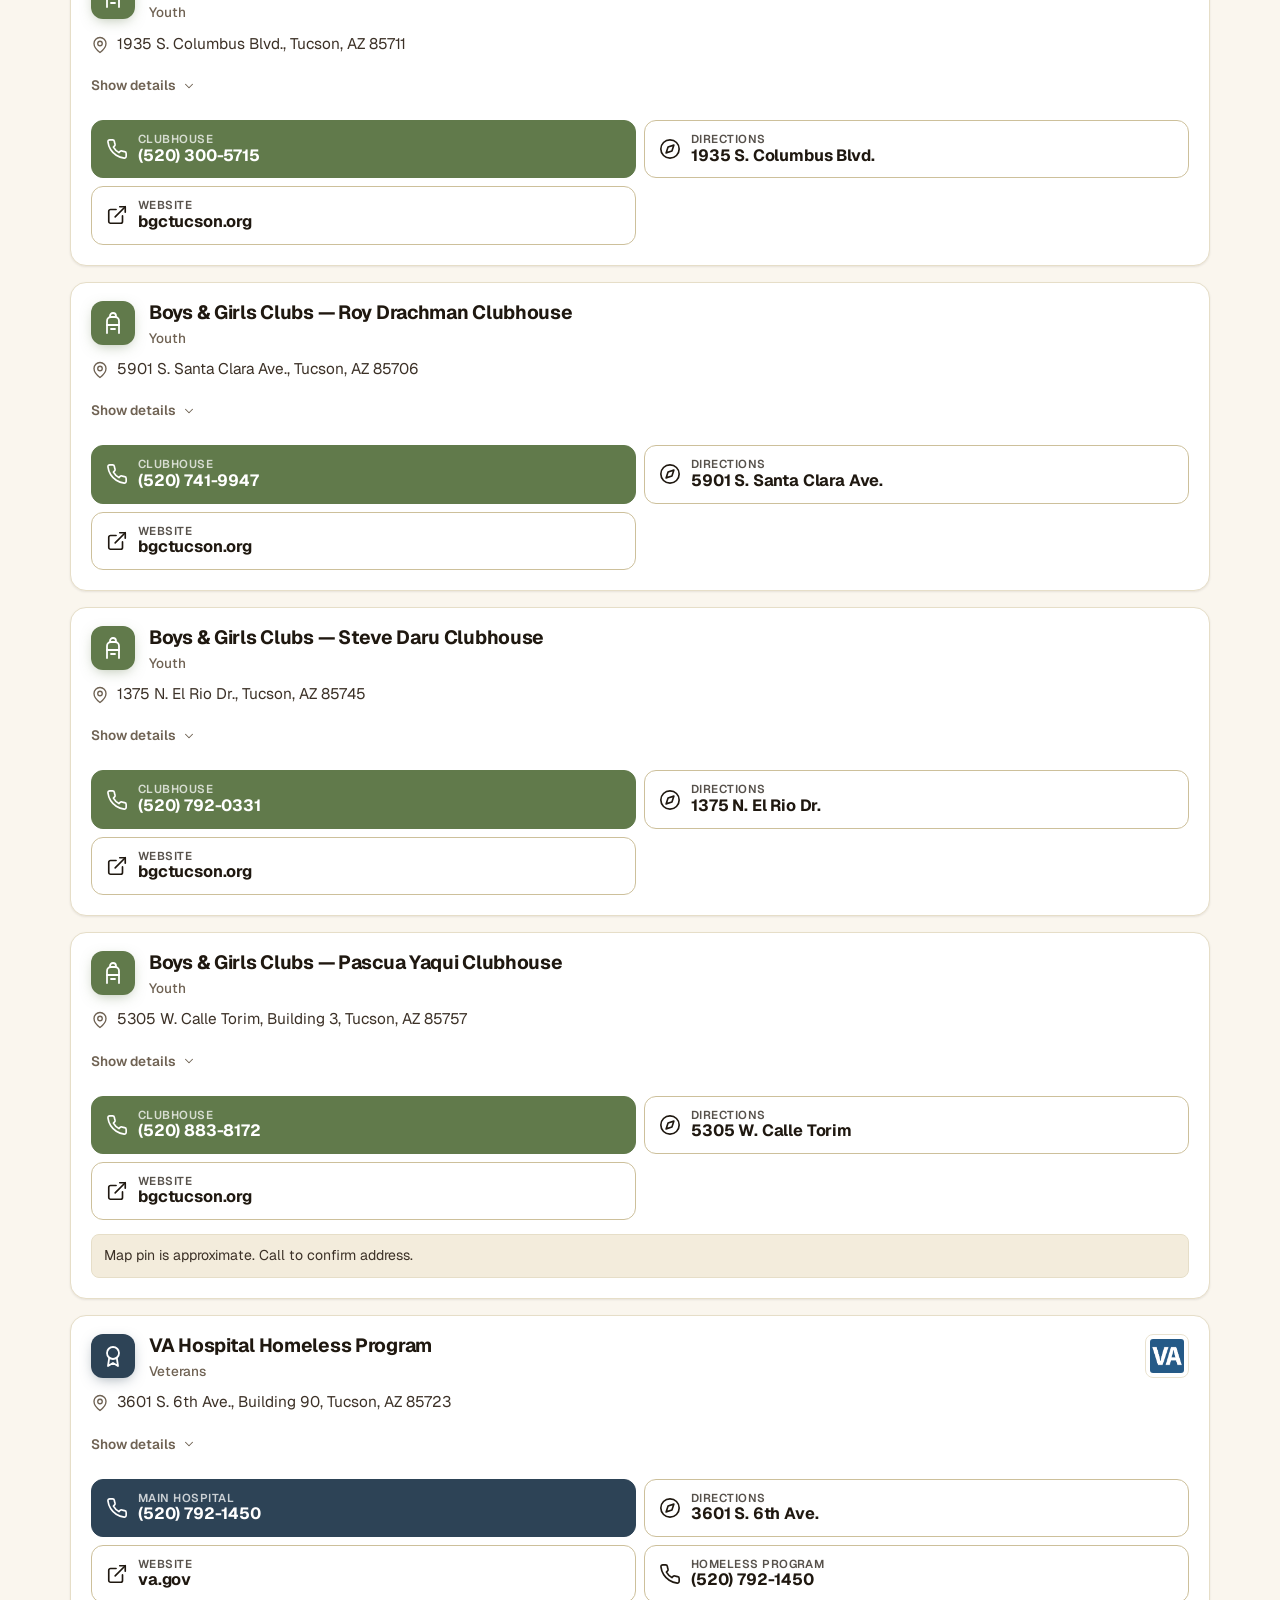
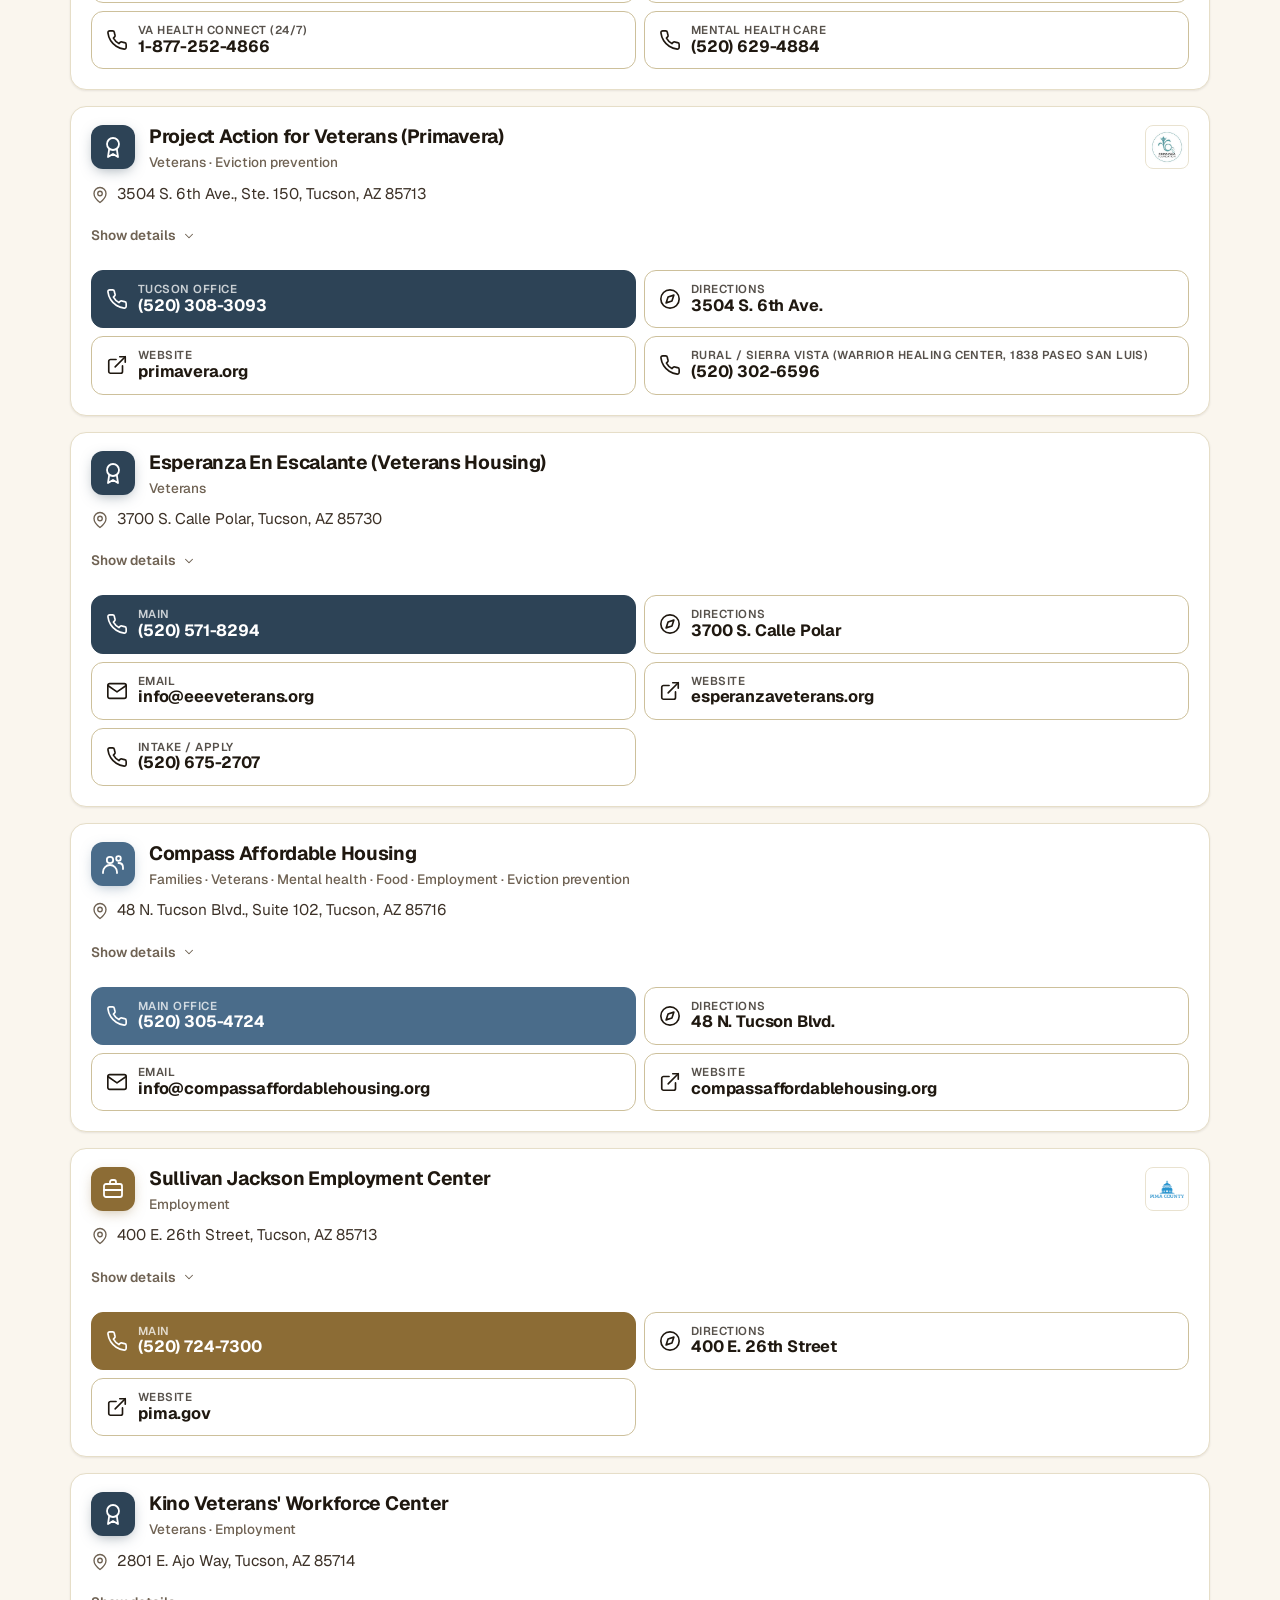
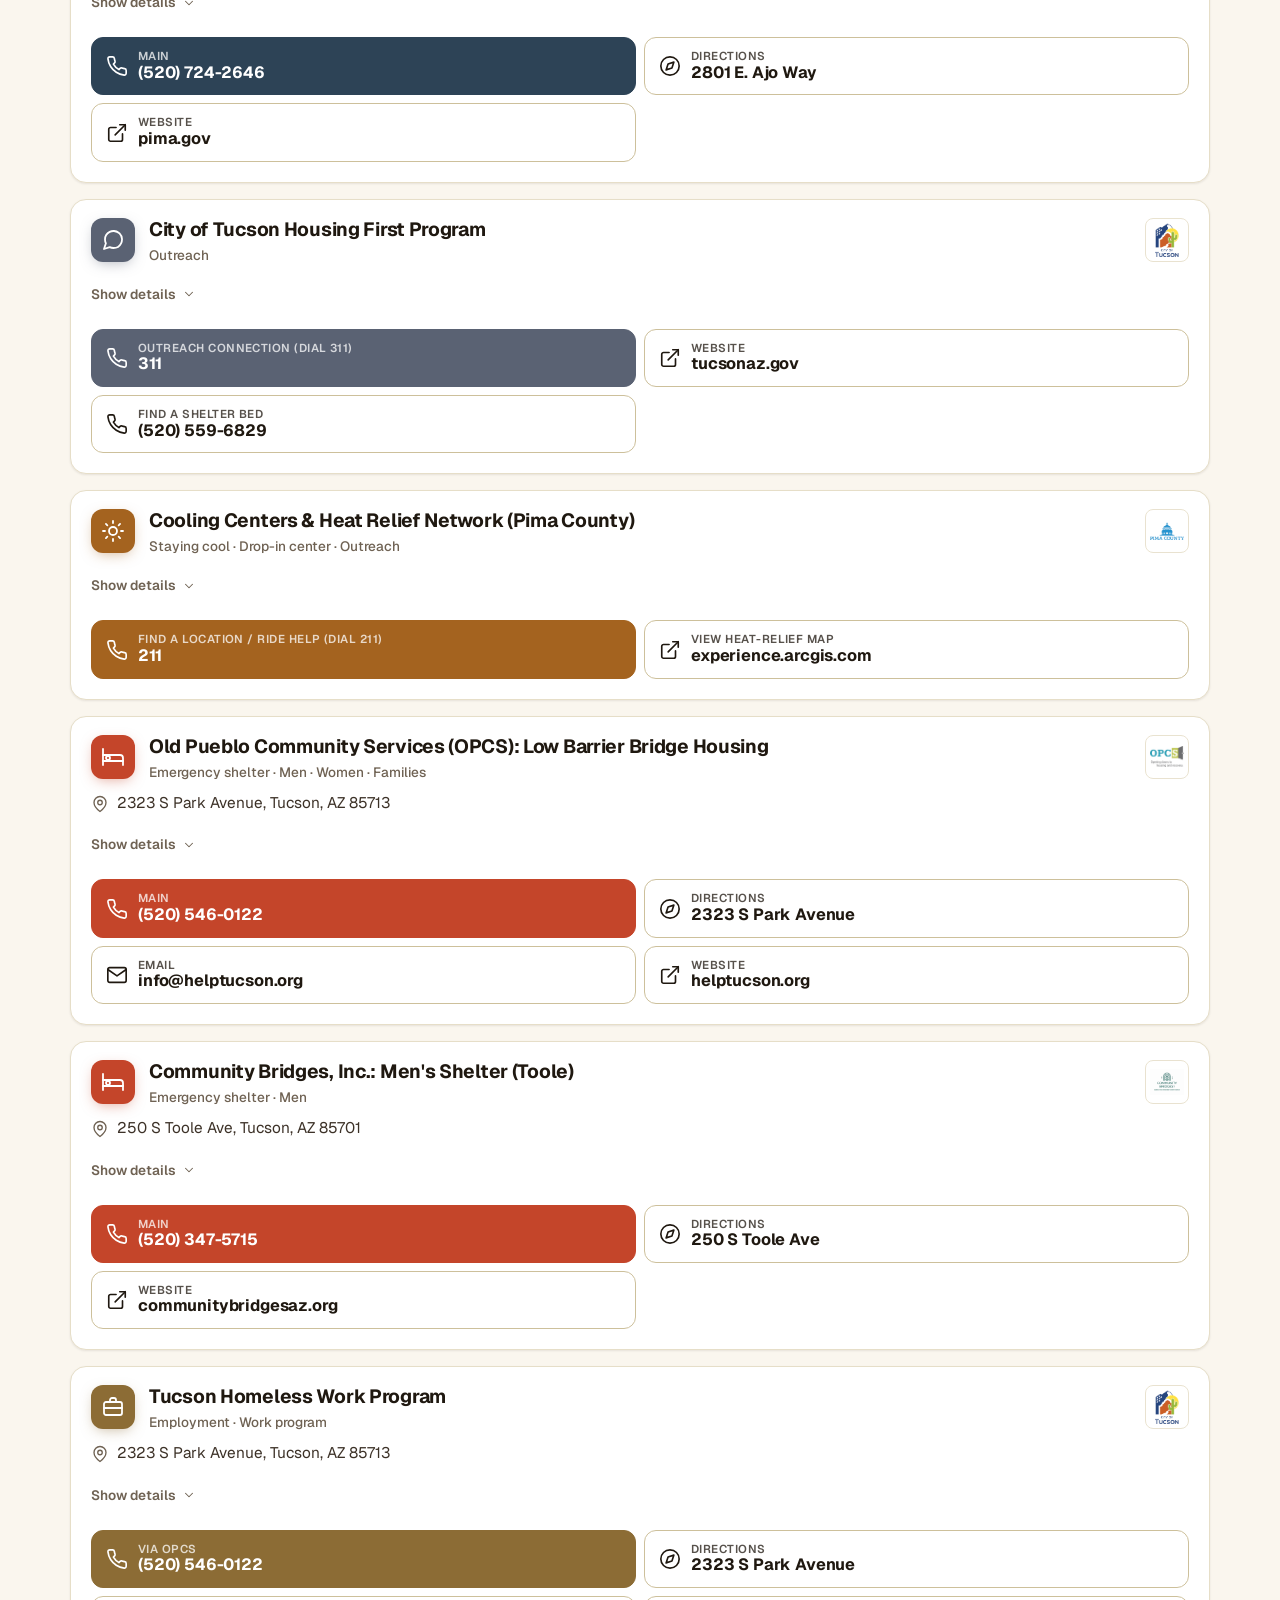
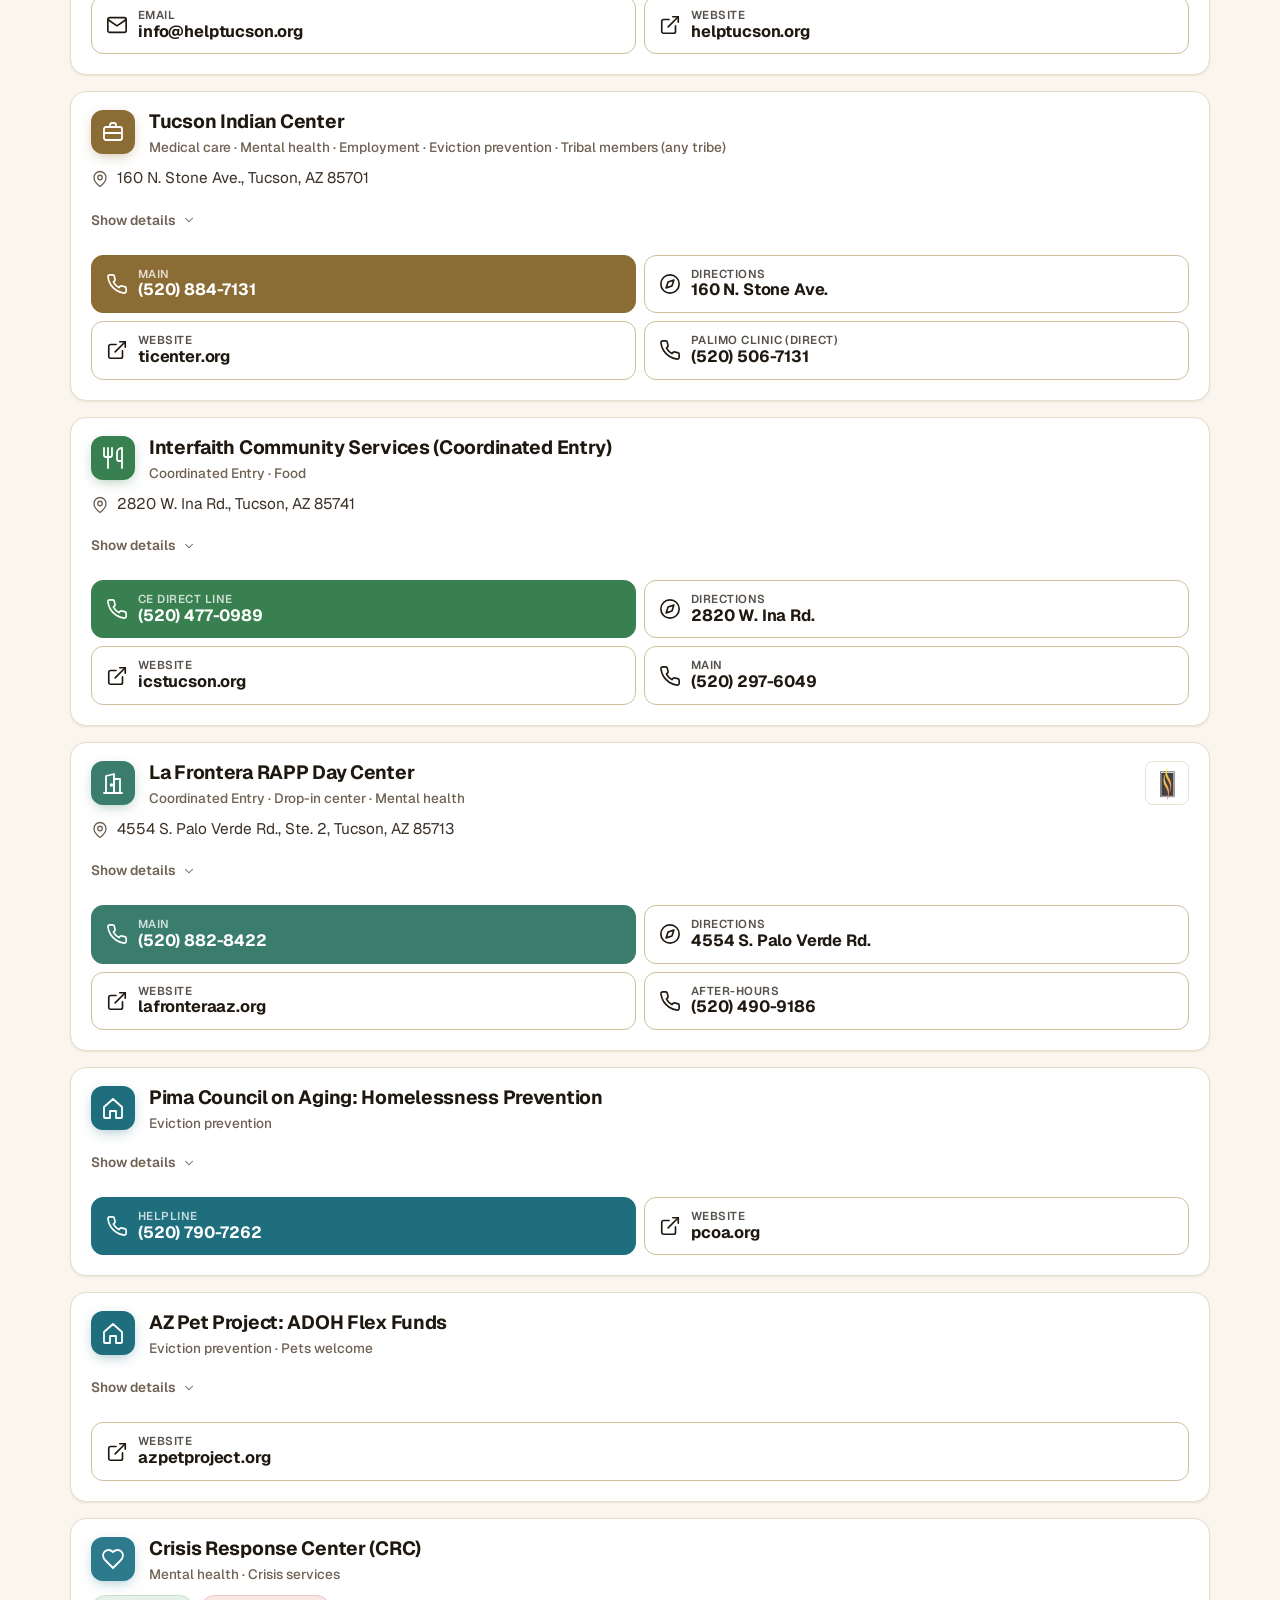
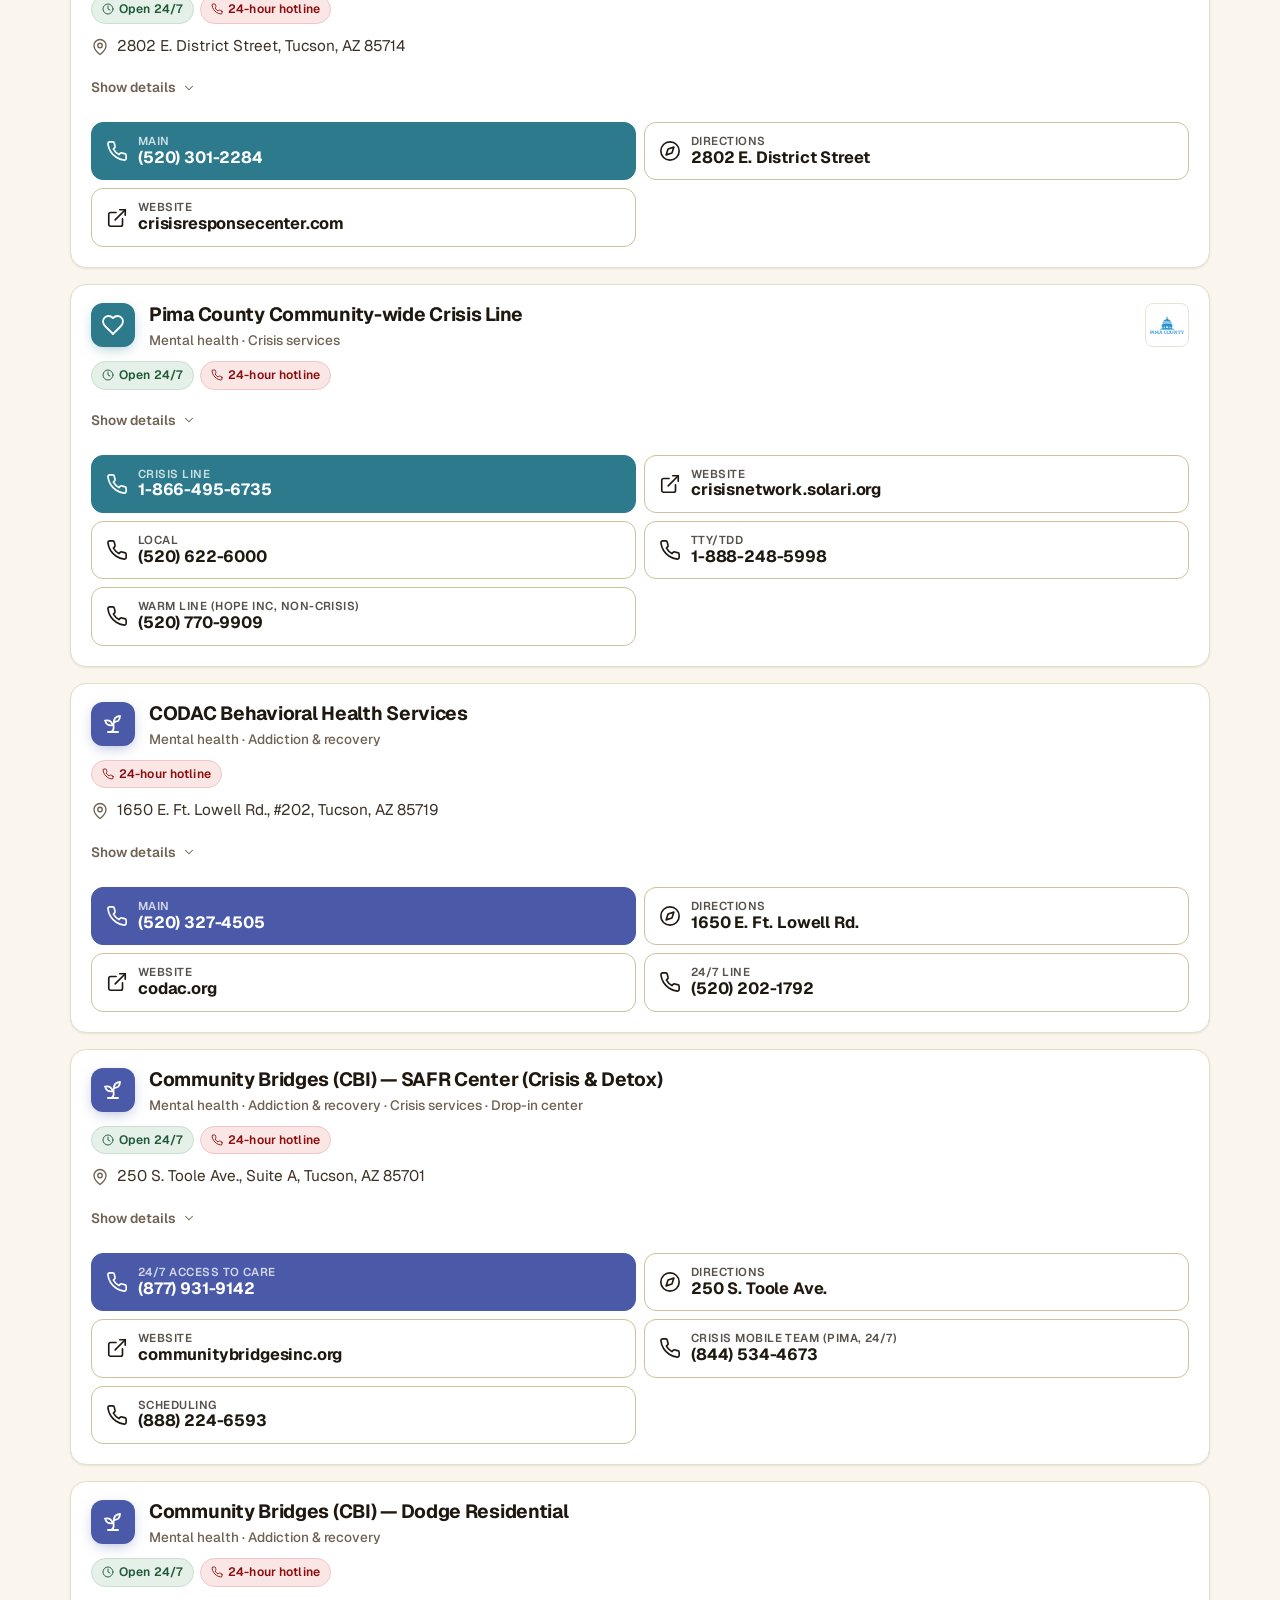
<file: directory.html>
<!doctype html>
<html lang="en">
<head>
  <meta charset="utf-8" />
  <meta name="viewport" content="width=device-width, initial-scale=1, viewport-fit=cover" />
  <meta name="theme-color" content="#c4452a" />
  <meta name="description" content="Directory of shelters and services in Tucson and Pima County. Filter by who they serve and find phone, address, and hours." />
  <meta name="robots" content="index, follow" />
  <title>Directory - Tucson Compass</title>
  <link rel="canonical" href="https://tucsoncompass.org/directory" />
  <meta property="og:type" content="website" />
  <meta property="og:site_name" content="Tucson Compass" />
  <meta property="og:title" content="Directory — Tucson Compass" />
  <meta property="og:description" content="Directory of shelters and services in Tucson and Pima County. Filter by who they serve and find phone, address, and hours." />
  <meta property="og:url" content="https://tucsoncompass.org/directory" />
  <meta property="og:image" content="https://tucsoncompass.org/images/og-image.jpg" />
  <meta property="og:image:width" content="1200" />
  <meta property="og:image:height" content="630" />
  <meta property="og:image:alt" content="Tucson Compass — find shelter, food, and support services in Tucson and Pima County" />
  <meta property="og:locale" content="en_US" />
  <meta name="twitter:card" content="summary_large_image" />
  <meta name="twitter:title" content="Directory — Tucson Compass" />
  <meta name="twitter:description" content="Directory of shelters and services in Tucson and Pima County. Filter by who they serve and find phone, address, and hours." />
  <meta name="twitter:image" content="https://tucsoncompass.org/images/og-image.jpg" />
  <link rel="manifest" href="manifest.webmanifest" />
  <link rel="icon" href="favicon/favicon.ico" sizes="any" />
  <link rel="icon" type="image/svg+xml" href="favicon/favicon.svg" />
  <link rel="apple-touch-icon" href="favicon/apple-touch-icon.png" />
  <link rel="preconnect" href="https://fonts.googleapis.com" />
  <link rel="preconnect" href="https://fonts.gstatic.com" crossorigin />
  <link rel="stylesheet" href="https://fonts.googleapis.com/css2?family=Geist:wght@400;500;600;700;800;900&display=swap" />
  <link rel="stylesheet" href="css/styles.css?v=48" />
  <script>(function(){try{var t=localStorage.getItem('tw.theme');if(t==='light'||t==='dark')document.documentElement.setAttribute('data-theme',t);}catch(e){}})();</script>
</head>
<body data-page="directory">
  <a class="skip-link" href="#main" data-i18n="skip_to_content">Skip to main content</a>
  <div id="offline-banner" class="offline-banner" hidden role="status" data-i18n="offline_banner"></div>

  <header class="site-header">
    <div class="container container--wide site-header__row">
      <a class="brand" href="index.html" aria-label="Tucson Compass">
        <picture>
          <source media="(min-width: 980px)" srcset="icons/logo-horizontal.webp" type="image/webp" />
          <source media="(min-width: 980px)" srcset="icons/logo-horizontal.png" />
          <source srcset="icons/logo-icon-circle.webp" type="image/webp" />
          <img class="brand__logo" src="icons/logo-icon-circle.png" alt="" width="38" height="38" />
        </picture>
        <span class="brand__name">Tucson Compass</span>
      </a>
      <nav class="nav-primary" aria-label="Primary" data-i18n-aria-label="aria_nav_primary">
        <ul>
          <li><a href="index.html"><i data-icon="home"></i><span data-i18n="nav_find_help">Find Help</span></a></li>
          <li><a href="directory.html" aria-current="page"><i data-icon="list"></i><span data-i18n="nav_directory">Directory</span></a></li>
          <li><a href="map.html"><i data-icon="map"></i><span data-i18n="nav_map">Map</span></a></li>
          <li><a href="resources.html"><i data-icon="external"></i><span data-i18n="nav_resources">Resources</span></a></li>
        </ul>
      </nav>
      <div class="site-header__actions">
        <button type="button" class="header-btn theme-toggle" id="theme-toggle" aria-label="Switch theme" title="Switch theme"></button>
        <button type="button" class="header-btn lang-toggle" id="lang-toggle" data-i18n="lang_toggle" data-i18n-aria-label="lang_toggle_aria">
          <i data-icon="globe" aria-hidden="true"></i>
          <span>Español</span>
        </button>
      </div>
    </div>
  </header>

  <main id="main" class="container dir-main">
    <div class="dir-head">
      <h1 data-i18n="dir_h1">Directory</h1>
    </div>

    <div class="controls" role="search">
      <label class="sr-only" for="search" data-i18n="dir_search_label">Search resources</label>
      <div class="search-wrap">
        <span class="search-wrap__icon"><i data-icon="search"></i></span>
        <input id="search" class="search-input" type="search" autocomplete="off"
               data-i18n-placeholder="dir_search_placeholder"
               placeholder="Search by name or service" />
      </div>

      <div>
        <span class="sr-only" id="filter-label" data-i18n="dir_filter_label">Filter by who they serve</span>
        <div class="filter-row" role="group" aria-labelledby="filter-label" id="filters"></div>
      </div>

      <div class="controls__row">
        <button type="button" class="chip" id="near-me-btn" aria-pressed="false">
          <i data-icon="location"></i>
          <span data-i18n="dir_near_me">Sort by nearest</span>
        </button>
        <span class="results-meta" id="results-count" aria-live="polite"></span>
      </div>
    </div>

    <div id="results" class="results"></div>

    <div id="no-results" class="no-results" hidden>
      <i data-icon="search" aria-hidden="true"></i>
      <p data-i18n="dir_no_results">No resources match these filters.</p>
      <button type="button" class="chip" id="clear-filters" data-i18n="dir_clear_filters">Clear filters</button>
    </div>
  </main>

  <footer class="site-footer">
    <svg class="site-footer__mountains" viewBox="0 0 1200 140" preserveAspectRatio="none" aria-hidden="true">
      <circle class="site-footer__moon-glow" cx="940" cy="40" r="44"/>
      <circle class="site-footer__moon" cx="940" cy="40" r="18"/>
      <circle class="site-footer__star" cx="80" cy="22" r="1"/>
      <circle class="site-footer__star site-footer__star--bright" cx="170" cy="48" r="1.4"/>
      <circle class="site-footer__star" cx="260" cy="14" r="1.2"/>
      <circle class="site-footer__star" cx="340" cy="34" r="0.9"/>
      <circle class="site-footer__star site-footer__star--bright" cx="430" cy="22" r="1.5"/>
      <circle class="site-footer__star" cx="520" cy="52" r="1"/>
      <circle class="site-footer__star" cx="610" cy="18" r="1.1"/>
      <circle class="site-footer__star site-footer__star--bright" cx="700" cy="38" r="1.3"/>
      <circle class="site-footer__star" cx="790" cy="20" r="1"/>
      <circle class="site-footer__star" cx="1050" cy="56" r="1.2"/>
      <circle class="site-footer__star site-footer__star--bright" cx="1130" cy="28" r="1.4"/>
      <circle class="site-footer__star" cx="1190" cy="48" r="1"/>
      <path class="site-footer__range site-footer__range--back" d="M0 140 L0 82 L70 60 L180 78 L300 42 L420 70 L540 36 L670 64 L800 40 L920 66 L1050 46 L1160 64 L1200 56 L1200 140 Z"/>
      <path class="site-footer__range site-footer__range--mid" d="M0 140 L0 100 L60 84 L160 104 L280 70 L400 96 L520 76 L640 100 L780 76 L900 102 L1040 80 L1160 104 L1200 92 L1200 140 Z"/>
      <path class="site-footer__range site-footer__range--front" d="M0 140 L0 120 L50 104 L130 122 L230 100 L340 124 L460 106 L580 126 L700 108 L820 128 L940 110 L1060 126 L1160 114 L1200 128 L1200 140 Z"/>
      <path class="site-footer__saguaro" d="M176 118V81Q176 76 180 76Q184 76 184 81V118ZM166 106V92Q166 87 169.5 87Q173 87 173 92V99H176V106ZM184 102H187V94Q187 89 190.5 89Q194 89 194 94V109H184Z"/>
      <path class="site-footer__saguaro" d="M1082 128V98Q1082 94 1085 94Q1088 94 1088 98V128ZM1074 116V106Q1074 102 1076.5 102Q1079 102 1079 106V111H1082V116Z"/>
    </svg>
    <div class="site-footer__inner">
      <div class="container">
        <a href="match.html" class="footer-cta">
          <span class="footer-cta__body">
            <span class="footer-cta__badge" data-i18n="footer_cta_heading">Recommended</span>
            <span class="footer-cta__title" data-i18n="footer_cta_title">Find personalized services</span>
            <span class="footer-cta__sub" data-i18n="footer_cta_sub">Answer a few questions &middot; 1 minute &middot; Private</span>
          </span>
          <span class="footer-cta__btn">
            <span data-i18n="footer_cta_action">Start now</span>
            <i data-icon="arrow-right" aria-hidden="true"></i>
          </span>
        </a>
        <div class="site-footer__grid">
          <div class="site-footer__col site-footer__col--brand">
            <a class="site-footer__brand" href="index.html" aria-label="Tucson Compass">
              <picture>
                <source srcset="icons/logo-horizontal.webp" type="image/webp" />
                <img class="site-footer__logo" src="icons/logo-horizontal.png" alt="Tucson Compass" width="480" height="240" />
              </picture>
            </a>
            <p class="site-footer__tagline" data-i18n="footer_tagline">A way forward. Shelter, recovery, and help across Tucson and Pima County.</p>
          </div>
          <div class="site-footer__col site-footer__col--explore">
            <h3 class="site-footer__heading" data-i18n="footer_explore">Explore</h3>
            <ul class="site-footer__links">
              <li><a href="index.html" data-i18n="nav_find_help">Find Help</a></li>
              <li><a href="directory.html" data-i18n="nav_directory">Directory</a></li>
              <li><a href="map.html" data-i18n="nav_map">Map</a></li>
              <li><a href="resources.html" data-i18n="nav_resources">Resources</a></li>
              <li><a href="about.html" data-i18n="nav_about">About</a></li>
            </ul>
          </div>
          <div class="site-footer__col site-footer__col--help">
            <h3 class="site-footer__heading" data-i18n="footer_help_now">Help right now</h3>
            <ul class="site-footer__contacts">
              <li><a href="tel:911"><strong>911</strong><span data-i18n="footer_emergency_short">Emergency</span></a></li>
              <li><a href="tel:988"><strong>988</strong><span data-i18n="footer_988_short">Crisis &amp; mental health</span></a></li>
              <li><a href="tel:211"><strong>211</strong><span data-i18n="footer_211_short">Info &amp; referral</span></a></li>
              <li><a href="tel:311"><strong>311</strong><span data-i18n="footer_311_short">City services</span></a></li>
              <li><a href="https://tpch.net/coordinated-entry-for-homeless-services/" target="_blank" rel="noopener"><strong data-i18n="footer_ce_short">Coordinated Entry</strong><span data-i18n="footer_ce_sub">Front door to housing</span><span class="sr-only" data-i18n="opens_new_tab">opens in a new tab</span></a></li>
            </ul>
          </div>
        </div>
      </div>
      <div class="site-footer__bottom">
        <div class="container site-footer__bottom-row">
          <p class="site-footer__disclaimer" data-i18n="footer_disclaimer">Tucson Compass is an independent, free informational directory. It is not affiliated with, and does not endorse, the organizations listed, and does not provide shelter, funding, food, or services directly. Listings are compiled from public sources and may be incomplete or out of date. Information is provided as-is, without warranty, and is not legal, medical, or crisis advice. Always call ahead to confirm hours, eligibility, and availability before traveling. We are not responsible for the content or services of third-party websites or organizations.</p>
          <p class="site-footer__copy">&copy; 2026 Tucson Compass &middot; <a href="about.html" data-i18n="footer_about_link">About this site</a></p>
        </div>
      </div>
    </div>
  </footer>

  <script src="js/icons.js?v=20"></script>
  <script src="js/app.js?v=24"></script>
  <script src="js/directory.js?v=27"></script>
</body>
</html>
</file>
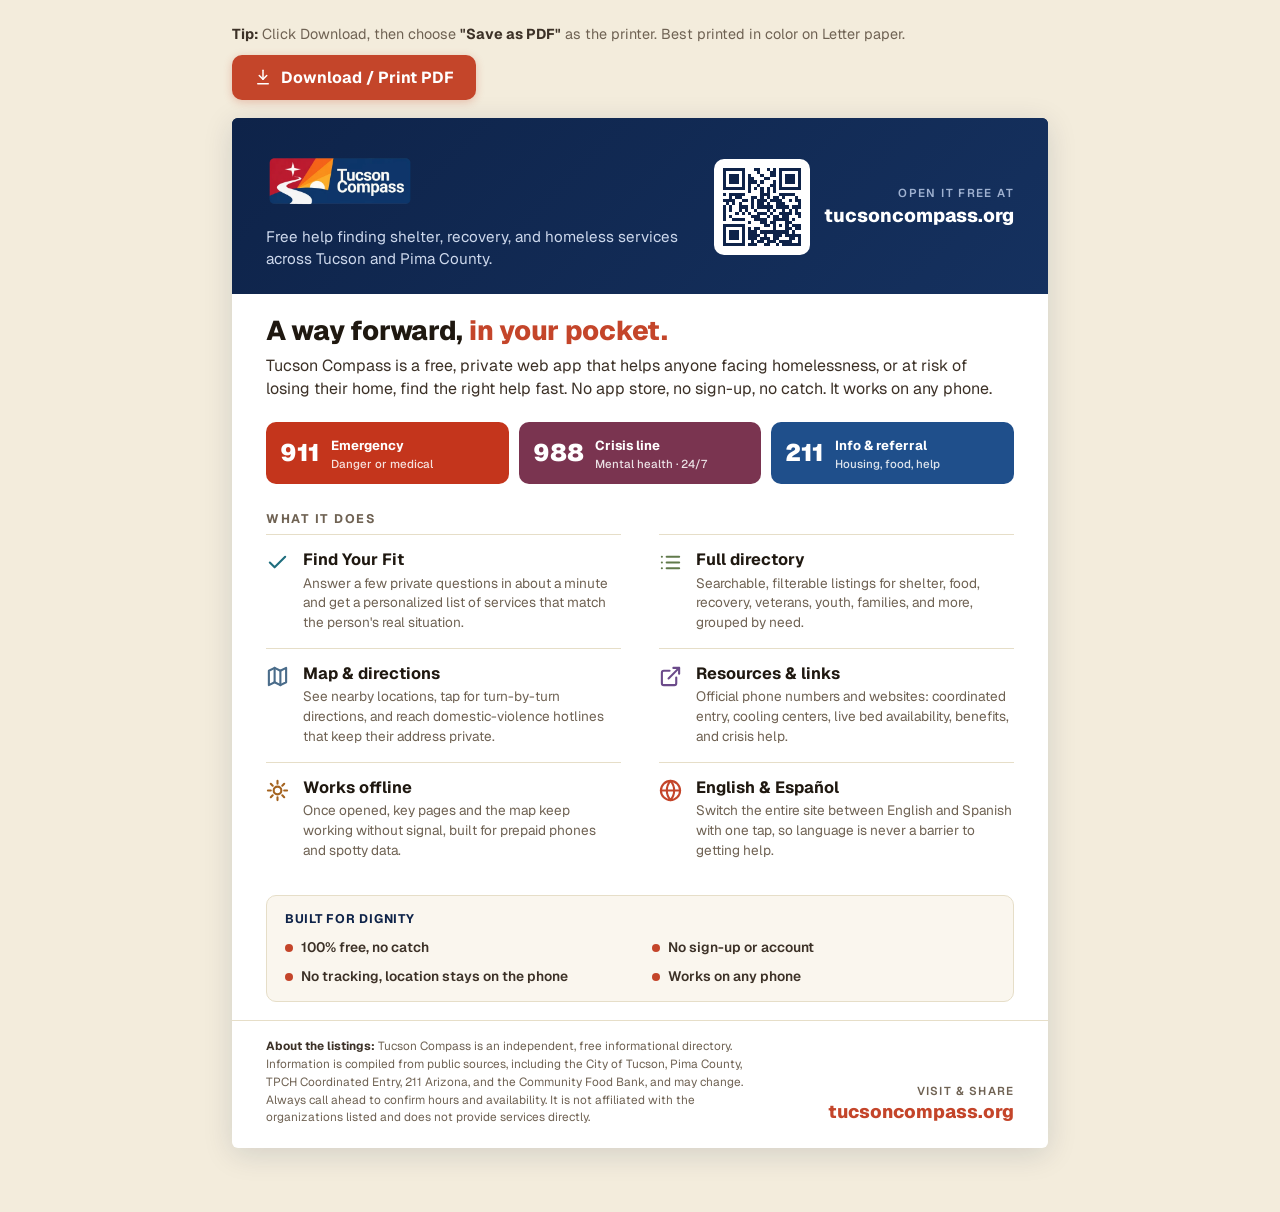
<file: infosheet.html>
<!doctype html>
<html lang="en">
<head>
  <meta charset="utf-8" />
  <meta name="viewport" content="width=device-width, initial-scale=1" />
  <meta name="theme-color" content="#0e2349" />
  <meta name="description" content="Tucson Compass info sheet: a free, private, bilingual tool to find shelter, recovery, and homeless-services help in Tucson and Pima County. Print and share." />
  <meta name="robots" content="index, follow" />
  <title>Tucson Compass - Info Sheet</title>
  <link rel="canonical" href="https://tucsoncompass.org/infosheet" />
  <meta property="og:type" content="website" />
  <meta property="og:site_name" content="Tucson Compass" />
  <meta property="og:title" content="Tucson Compass — Info Sheet" />
  <meta property="og:description" content="A free, private, bilingual tool to find shelter, recovery, and homeless-services help in Tucson and Pima County. Print and share." />
  <meta property="og:url" content="https://tucsoncompass.org/infosheet" />
  <meta property="og:image" content="https://tucsoncompass.org/images/og-image.jpg" />
  <meta property="og:image:width" content="1200" />
  <meta property="og:image:height" content="630" />
  <meta property="og:image:alt" content="Tucson Compass — find shelter, food, and support services in Tucson and Pima County" />
  <meta property="og:locale" content="en_US" />
  <meta name="twitter:card" content="summary_large_image" />
  <meta name="twitter:title" content="Tucson Compass — Info Sheet" />
  <meta name="twitter:description" content="A free, private, bilingual tool to find shelter, recovery, and homeless-services help in Tucson and Pima County." />
  <meta name="twitter:image" content="https://tucsoncompass.org/images/og-image.jpg" />
  <link rel="icon" href="favicon/favicon.ico" sizes="any" />
  <link rel="icon" type="image/svg+xml" href="favicon/favicon.svg" />
  <link rel="apple-touch-icon" href="favicon/apple-touch-icon.png" />
  <link rel="preconnect" href="https://fonts.googleapis.com" />
  <link rel="preconnect" href="https://fonts.gstatic.com" crossorigin />
  <link rel="stylesheet" href="https://fonts.googleapis.com/css2?family=Geist:wght@400;500;600;700;800;900&display=swap" />
  <style>
    /* ---- Self-contained, print-first stylesheet (brand tokens inlined) ---- */
    :root{
      --accent:#c4452a; --accent-deep:#9c3420;
      --navy:#0e2349; --navy-deep:#061731;
      --cream:#faf6ee; --sand:#f3ecdc; --paper:#ffffff;
      --ink:#1f1810; --ink-soft:#3c3127; --ink-muted:#6f6253;
      --border:#e6dec8; --border-strong:#cdc09b;
      --c-shelter:#c4452a; --c-match:#1f6e7e; --c-map:#4a6c8a;
      --c-dir:#617a4b; --c-res:#6b4a8a; --c-heat:#a4631f;
      --font:'Geist',system-ui,-apple-system,"Segoe UI",Roboto,Arial,sans-serif;
    }
    *{box-sizing:border-box;margin:0;padding:0}
    body{font-family:var(--font);color:var(--ink);background:var(--sand);
      -webkit-font-smoothing:antialiased;line-height:1.45;padding:24px 12px 64px}

    /* ---- Screen toolbar (hidden when printing) ---- */
    .toolbar{max-width:8.5in;margin:0 auto 18px;display:flex;gap:10px;
      align-items:center;justify-content:space-between;flex-wrap:wrap}
    .toolbar p{font-size:.9rem;color:var(--ink-muted)}
    .toolbar p strong{color:var(--ink-soft)}
    .btn{appearance:none;border:0;cursor:pointer;font-family:inherit;font-weight:700;
      font-size:1rem;color:#fff;background:var(--accent);padding:12px 22px;border-radius:10px;
      display:inline-flex;align-items:center;gap:9px;box-shadow:0 2px 8px rgba(196,69,42,.28)}
    .btn:hover{background:var(--accent-deep)}
    .btn svg{width:18px;height:18px}

    /* ---- The sheet (Letter) ---- */
    .sheet{max-width:8.5in;margin:0 auto;background:var(--paper);
      box-shadow:0 6px 30px rgba(14,35,73,.14);overflow:hidden;border-radius:6px}

    /* Header band */
    .head{background:var(--navy);color:#fff;padding:26px 34px 24px;
      display:flex;align-items:center;justify-content:space-between;gap:24px;
      background-image:linear-gradient(135deg,#0e2349 0%,#15315f 100%)}
    .head__logo{height:74px;width:auto;display:block}
    .head__tag{font-size:.95rem;color:#cdd8ec;margin-top:8px;max-width:42ch}
    .head__url{display:flex;align-items:center;gap:14px}
    .head__qr{width:96px;height:96px;background:#fff;border-radius:10px;padding:9px;flex:none}
    .head__qr img{width:100%;height:100%;display:block}
    .head__urltext{text-align:right}
    .head__urltext .small{font-size:.72rem;letter-spacing:.12em;text-transform:uppercase;color:#9fb1d0;font-weight:600}
    .head__urltext .big{font-size:1.18rem;font-weight:800;color:#fff;white-space:nowrap}

    /* Intro */
    .intro{padding:22px 34px 6px}
    .intro h1{font-size:1.7rem;font-weight:800;letter-spacing:-.01em;line-height:1.1}
    .intro h1 .ac{color:var(--accent)}
    .intro p{font-size:1rem;color:var(--ink-soft);margin-top:8px;max-width:70ch}

    /* Emergency strip */
    .urgent{display:grid;grid-template-columns:repeat(3,1fr);gap:10px;padding:16px 34px 4px}
    .u{display:flex;align-items:center;gap:11px;border-radius:10px;padding:11px 14px;color:#fff}
    .u--911{background:#c4351c}.u--988{background:#7a3450}.u--211{background:#1f4f8b}
    .u__num{font-size:1.5rem;font-weight:900;line-height:1}
    .u__lab{font-size:.82rem;font-weight:700;line-height:1.15}
    .u__sub{font-size:.72rem;opacity:.85;display:block;font-weight:500}

    /* Features — editorial grid: no boxes, color only on the glyph */
    .feat-h{padding:22px 34px 0;font-size:.78rem;letter-spacing:.14em;text-transform:uppercase;
      font-weight:700;color:var(--ink-muted)}
    .grid{display:grid;grid-template-columns:1fr 1fr;column-gap:38px;row-gap:0;padding:6px 34px 6px}
    .card{display:grid;grid-template-columns:24px 1fr;column-gap:13px;align-items:start;
      padding:15px 0;border-top:1px solid var(--border)}
    .card__ic{margin-top:1px}
    .card__ic svg{width:23px;height:23px;stroke:var(--c)}
    .card h3{font-size:1.02rem;font-weight:700;line-height:1.2;color:var(--ink)}
    .card p{font-size:.85rem;color:var(--ink-muted);margin-top:4px;line-height:1.45}

    /* Promise strip */
    .promise{margin:14px 34px 0;background:var(--cream);border:1px solid var(--border);
      border-radius:10px;padding:14px 18px}
    .promise b{display:block;font-size:.78rem;letter-spacing:.06em;text-transform:uppercase;
      color:var(--navy);margin-bottom:10px}
    .promise .pills{display:grid;grid-template-columns:1fr 1fr;gap:9px 24px}
    .promise .pill{display:inline-flex;align-items:center;gap:8px;font-size:.86rem;
      font-weight:600;color:var(--ink-soft)}
    .promise .dot{width:8px;height:8px;border-radius:50%;background:var(--accent);flex:none}

    /* Footer */
    .foot{margin-top:18px;padding:16px 34px 22px;border-top:1px solid var(--border);
      display:flex;justify-content:space-between;align-items:flex-end;gap:20px}
    .foot__src{font-size:.74rem;color:var(--ink-muted);max-width:62ch;line-height:1.5}
    .foot__src strong{color:var(--ink-soft)}
    .foot__cta{text-align:right;flex:none}
    .foot__cta .lab{font-size:.72rem;letter-spacing:.1em;text-transform:uppercase;color:var(--ink-muted);font-weight:600}
    .foot__cta .url{font-size:1.15rem;font-weight:800;color:var(--accent)}

    /* ---- Print ---- */
    @page{size:Letter;margin:0.35in}
    @media print{
      body{background:#fff;padding:0}
      .toolbar{display:none}
      .sheet{box-shadow:none;max-width:none;border-radius:0}
      .card,.promise,.u{break-inside:avoid}
      a{color:inherit;text-decoration:none}
    }
    @media (max-width:640px){
      .head{flex-direction:column;align-items:flex-start;gap:16px}
      .head__url{align-self:stretch;justify-content:space-between}
      .grid{grid-template-columns:1fr}
      .foot{flex-direction:column;align-items:flex-start}
      .foot__cta{text-align:left}
    }
  </style>
</head>
<body>

  <div class="toolbar">
    <p><strong>Tip:</strong> Click Download, then choose <strong>"Save as PDF"</strong> as the printer. Best printed in color on Letter paper.</p>
    <button class="btn" id="print-btn" type="button">
      <svg viewBox="0 0 24 24" fill="none" stroke="currentColor" stroke-width="2" stroke-linecap="round" stroke-linejoin="round"><path d="M12 3v12"/><path d="m7 10 5 5 5-5"/><path d="M5 21h14"/></svg>
      Download / Print PDF
    </button>
  </div>

  <main class="sheet">

    <!-- Header band -->
    <header class="head">
      <div>
        <picture>
          <source srcset="icons/logo-horizontal.webp" type="image/webp" />
          <img class="head__logo" src="icons/logo-horizontal.png" alt="Tucson Compass" width="480" height="240" />
        </picture>
        <p class="head__tag">Free help finding shelter, recovery, and homeless services across Tucson and Pima County.</p>
      </div>
      <div class="head__url">
        <div class="head__qr"><img src="icons/qr-tucsoncompass.svg" alt="QR code to tucsoncompass.org" /></div>
        <div class="head__urltext">
          <div class="small">Open it free at</div>
          <div class="big">tucsoncompass.org</div>
        </div>
      </div>
    </header>

    <!-- Intro -->
    <section class="intro">
      <h1>A way forward, <span class="ac">in your pocket.</span></h1>
      <p>Tucson Compass is a free, private web app that helps anyone facing homelessness, or at risk of losing their home, find the right help fast. No app store, no sign-up, no catch. It works on any phone.</p>
    </section>

    <!-- Emergency -->
    <section class="urgent">
      <div class="u u--911"><span class="u__num">911</span><span><span class="u__lab">Emergency</span><span class="u__sub">Danger or medical</span></span></div>
      <div class="u u--988"><span class="u__num">988</span><span><span class="u__lab">Crisis line</span><span class="u__sub">Mental health · 24/7</span></span></div>
      <div class="u u--211"><span class="u__num">211</span><span><span class="u__lab">Info &amp; referral</span><span class="u__sub">Housing, food, help</span></span></div>
    </section>

    <!-- Features -->
    <div class="feat-h">What it does</div>
    <section class="grid">

      <div class="card" style="--c:var(--c-match)">
        <span class="card__ic"><svg viewBox="0 0 24 24" fill="none" stroke="currentColor" stroke-width="2.2" stroke-linecap="round" stroke-linejoin="round"><path d="M20 6 9 17l-5-5"/></svg></span>
        <div><h3>Find Your Fit</h3><p>Answer a few private questions in about a minute and get a personalized list of services that match the person's real situation.</p></div>
      </div>

      <div class="card" style="--c:var(--c-dir)">
        <span class="card__ic"><svg viewBox="0 0 24 24" fill="none" stroke="currentColor" stroke-width="2.2" stroke-linecap="round" stroke-linejoin="round"><path d="M8 6h13"/><path d="M8 12h13"/><path d="M8 18h13"/><path d="M3 6h.01M3 12h.01M3 18h.01"/></svg></span>
        <div><h3>Full directory</h3><p>Searchable, filterable listings for shelter, food, recovery, veterans, youth, families, and more, grouped by need.</p></div>
      </div>

      <div class="card" style="--c:var(--c-map)">
        <span class="card__ic"><svg viewBox="0 0 24 24" fill="none" stroke="currentColor" stroke-width="2.2" stroke-linecap="round" stroke-linejoin="round"><path d="M9 18l-6 3V6l6-3 6 3 6-3v15l-6 3-6-3z"/><path d="M9 3v15"/><path d="M15 6v15"/></svg></span>
        <div><h3>Map &amp; directions</h3><p>See nearby locations, tap for turn-by-turn directions, and reach domestic-violence hotlines that keep their address private.</p></div>
      </div>

      <div class="card" style="--c:var(--c-res)">
        <span class="card__ic"><svg viewBox="0 0 24 24" fill="none" stroke="currentColor" stroke-width="2.2" stroke-linecap="round" stroke-linejoin="round"><path d="M15 3h6v6"/><path d="M10 14 21 3"/><path d="M18 13v6a2 2 0 0 1-2 2H5a2 2 0 0 1-2-2V8a2 2 0 0 1 2-2h6"/></svg></span>
        <div><h3>Resources &amp; links</h3><p>Official phone numbers and websites: coordinated entry, cooling centers, live bed availability, benefits, and crisis help.</p></div>
      </div>

      <div class="card" style="--c:var(--c-heat)">
        <span class="card__ic"><svg viewBox="0 0 24 24" fill="none" stroke="currentColor" stroke-width="2.2" stroke-linecap="round" stroke-linejoin="round"><circle cx="12" cy="12" r="4"/><path d="M12 2v3M12 19v3M2 12h3M19 12h3M5 5l2 2M17 17l2 2M19 5l-2 2M7 17l-2 2"/></svg></span>
        <div><h3>Works offline</h3><p>Once opened, key pages and the map keep working without signal, built for prepaid phones and spotty data.</p></div>
      </div>

      <div class="card" style="--c:var(--c-shelter)">
        <span class="card__ic"><svg viewBox="0 0 24 24" fill="none" stroke="currentColor" stroke-width="2.2" stroke-linecap="round" stroke-linejoin="round"><circle cx="12" cy="12" r="10"/><path d="M2 12h20"/><path d="M12 2a15 15 0 0 1 0 20 15 15 0 0 1 0-20z"/></svg></span>
        <div><h3>English &amp; Español</h3><p>Switch the entire site between English and Spanish with one tap, so language is never a barrier to getting help.</p></div>
      </div>

    </section>

    <!-- Promise strip -->
    <div class="promise">
      <b>Built for dignity</b>
      <div class="pills">
        <span class="pill"><span class="dot"></span>100% free, no catch</span>
        <span class="pill"><span class="dot"></span>No sign-up or account</span>
        <span class="pill"><span class="dot"></span>No tracking, location stays on the phone</span>
        <span class="pill"><span class="dot"></span>Works on any phone</span>
      </div>
    </div>

    <!-- Footer -->
    <footer class="foot">
      <p class="foot__src"><strong>About the listings:</strong> Tucson Compass is an independent, free informational directory. Information is compiled from public sources, including the City of Tucson, Pima County, TPCH Coordinated Entry, 211 Arizona, and the Community Food Bank, and may change. Always call ahead to confirm hours and availability. It is not affiliated with the organizations listed and does not provide services directly.</p>
      <div class="foot__cta">
        <div class="lab">Visit &amp; share</div>
        <div class="url">tucsoncompass.org</div>
      </div>
    </footer>

  </main>

  <script>
    document.getElementById('print-btn').addEventListener('click', function(){ window.print(); });
  </script>
</body>
</html>
</file>
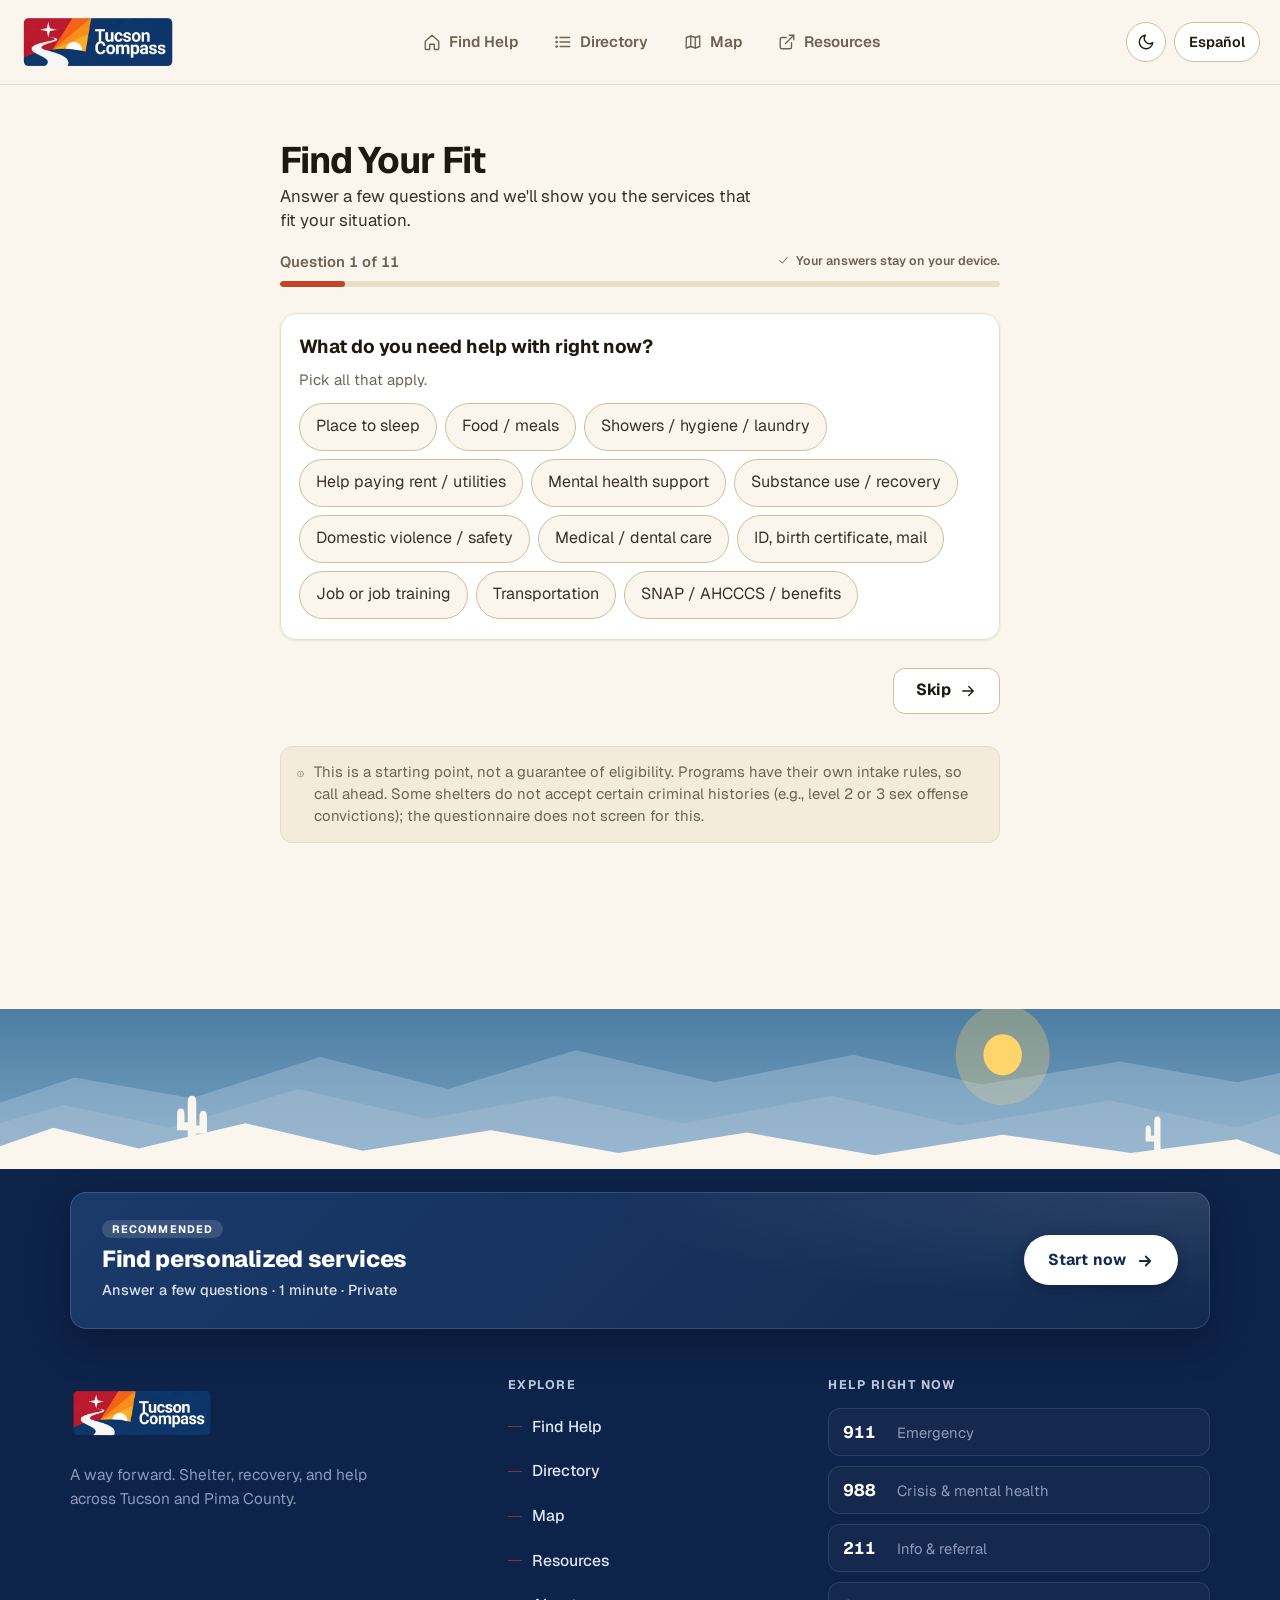
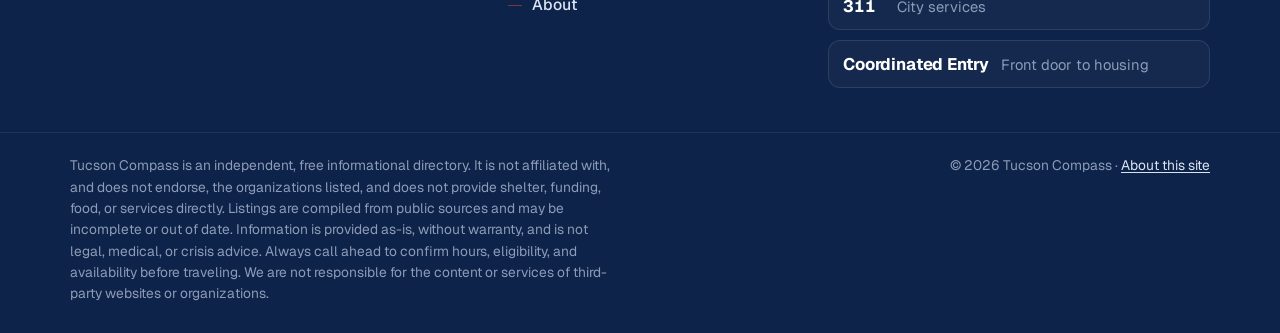
<file: match.html>
<!doctype html>
<html lang="en">
<head>
  <meta charset="utf-8" />
  <meta name="viewport" content="width=device-width, initial-scale=1, viewport-fit=cover" />
  <meta name="theme-color" content="#c4452a" />
  <meta name="description" content="Private questionnaire that matches you to Tucson and Pima County homeless and housing services. Your answers stay on your device." />
  <meta name="robots" content="index, follow" />
  <title>Find Your Fit - Tucson Compass</title>
  <link rel="canonical" href="https://tucsoncompass.org/match" />
  <meta property="og:type" content="website" />
  <meta property="og:site_name" content="Tucson Compass" />
  <meta property="og:title" content="Find Your Fit — Tucson Compass" />
  <meta property="og:description" content="Private questionnaire that matches you to Tucson and Pima County homeless and housing services. Your answers stay on your device." />
  <meta property="og:url" content="https://tucsoncompass.org/match" />
  <meta property="og:image" content="https://tucsoncompass.org/images/og-image.jpg" />
  <meta property="og:image:width" content="1200" />
  <meta property="og:image:height" content="630" />
  <meta property="og:image:alt" content="Tucson Compass — find shelter, food, and support services in Tucson and Pima County" />
  <meta property="og:locale" content="en_US" />
  <meta name="twitter:card" content="summary_large_image" />
  <meta name="twitter:title" content="Find Your Fit — Tucson Compass" />
  <meta name="twitter:description" content="A private questionnaire that matches you to Tucson and Pima County services. Your answers stay on your device." />
  <meta name="twitter:image" content="https://tucsoncompass.org/images/og-image.jpg" />
  <link rel="manifest" href="manifest.webmanifest" />
  <link rel="icon" href="favicon/favicon.ico" sizes="any" />
  <link rel="icon" type="image/svg+xml" href="favicon/favicon.svg" />
  <link rel="apple-touch-icon" href="favicon/apple-touch-icon.png" />
  <link rel="preconnect" href="https://fonts.googleapis.com" />
  <link rel="preconnect" href="https://fonts.gstatic.com" crossorigin />
  <link rel="stylesheet" href="https://fonts.googleapis.com/css2?family=Geist:wght@400;500;600;700;800;900&display=swap" />
  <link rel="stylesheet" href="css/styles.css?v=48" />
  <script>(function(){try{var t=localStorage.getItem('tw.theme');if(t==='light'||t==='dark')document.documentElement.setAttribute('data-theme',t);}catch(e){}})();</script>
</head>
<body data-page="match">
  <a class="skip-link" href="#main" data-i18n="skip_to_content">Skip to main content</a>
  <div id="offline-banner" class="offline-banner" hidden role="status" data-i18n="offline_banner"></div>

  <header class="site-header">
    <div class="container container--wide site-header__row">
      <a class="brand" href="index.html" aria-label="Tucson Compass">
        <picture>
          <source media="(min-width: 980px)" srcset="icons/logo-horizontal.webp" type="image/webp" />
          <source media="(min-width: 980px)" srcset="icons/logo-horizontal.png" />
          <source srcset="icons/logo-icon-circle.webp" type="image/webp" />
          <img class="brand__logo" src="icons/logo-icon-circle.png" alt="" width="38" height="38" />
        </picture>
        <span class="brand__name">Tucson Compass</span>
      </a>
      <nav class="nav-primary" aria-label="Primary" data-i18n-aria-label="aria_nav_primary">
        <ul>
          <li><a href="index.html"><i data-icon="home"></i><span data-i18n="nav_find_help">Find Help</span></a></li>
          <li><a href="directory.html"><i data-icon="list"></i><span data-i18n="nav_directory">Directory</span></a></li>
          <li><a href="map.html"><i data-icon="map"></i><span data-i18n="nav_map">Map</span></a></li>
          <li><a href="resources.html"><i data-icon="external"></i><span data-i18n="nav_resources">Resources</span></a></li>
        </ul>
      </nav>
      <div class="site-header__actions">
        <button type="button" class="header-btn theme-toggle" id="theme-toggle" aria-label="Switch theme" title="Switch theme"></button>
        <button type="button" class="header-btn lang-toggle" id="lang-toggle" data-i18n="lang_toggle" data-i18n-aria-label="lang_toggle_aria">
          <i data-icon="globe" aria-hidden="true"></i>
          <span>Español</span>
        </button>
      </div>
    </div>
  </header>

  <main id="main" class="container match-main">

    <section class="match-head" aria-labelledby="match-title">
      <h1 id="match-title" data-i18n="match_h1">Find Your Fit</h1>
      <p class="lead" data-i18n="match_lead">Answer a few questions and we'll show you the services that fit your situation.</p>

      <div class="privacy-banner" role="note">
        <span class="privacy-banner__icon"><i data-icon="check"></i></span>
        <div>
          <p class="privacy-banner__title" data-i18n="match_privacy_title">Your answers stay on your device.</p>
          <p class="privacy-banner__body" data-i18n="match_privacy_body">Nothing is saved, sent, or tracked. Refresh the page and everything is gone. You can skip any question.</p>
        </div>
      </div>

    </section>

    <form id="match-form" class="match-form" novalidate>

      <!-- 1. NEEDS -->
      <fieldset class="qsection">
        <legend class="qsection__legend"><span class="qnum">1</span><span data-i18n="match_q_needs">What do you need help with right now?</span></legend>
        <p class="qsection__help" data-i18n="match_q_needs_help">Pick all that apply.</p>
        <div class="opts" data-q="needs" data-multi="true">
          <label class="opt"><input type="checkbox" name="needs" value="shelter"><span data-i18n="match_need_shelter">Place to sleep</span></label>
          <label class="opt"><input type="checkbox" name="needs" value="food"><span data-i18n="match_need_food">Food / meals</span></label>
          <label class="opt"><input type="checkbox" name="needs" value="showers"><span data-i18n="match_need_showers">Showers / hygiene / laundry</span></label>
          <label class="opt"><input type="checkbox" name="needs" value="rent_assistance"><span data-i18n="match_need_rent">Help paying rent / utilities</span></label>
          <label class="opt"><input type="checkbox" name="needs" value="mental_health"><span data-i18n="match_need_mental">Mental health support</span></label>
          <label class="opt"><input type="checkbox" name="needs" value="substance_use"><span data-i18n="match_need_substance">Substance use / recovery</span></label>
          <label class="opt"><input type="checkbox" name="needs" value="dv"><span data-i18n="match_need_dv">Domestic violence / safety</span></label>
          <label class="opt"><input type="checkbox" name="needs" value="health"><span data-i18n="match_need_health">Medical / dental care</span></label>
          <label class="opt"><input type="checkbox" name="needs" value="id_mail"><span data-i18n="match_need_id">ID, birth certificate, mail</span></label>
          <label class="opt"><input type="checkbox" name="needs" value="employment"><span data-i18n="match_need_employment">Job or job training</span></label>
          <label class="opt"><input type="checkbox" name="needs" value="transportation"><span data-i18n="match_need_transport">Transportation</span></label>
          <label class="opt"><input type="checkbox" name="needs" value="benefits"><span data-i18n="match_need_benefits">SNAP / AHCCCS / benefits</span></label>
        </div>
      </fieldset>

      <!-- 2. HOUSING SITUATION -->
      <fieldset class="qsection">
        <legend class="qsection__legend"><span class="qnum">2</span><span data-i18n="match_q_housing">What's your housing situation?</span></legend>
        <div class="opts" data-q="housing">
          <label class="opt"><input type="radio" name="housing" value="unhoused_outside"><span data-i18n="match_housing_outside">Unsheltered (street, vehicle, outside)</span></label>
          <label class="opt"><input type="radio" name="housing" value="unhoused_shelter"><span data-i18n="match_housing_shelter">In emergency shelter now</span></label>
          <label class="opt"><input type="radio" name="housing" value="unhoused_temp"><span data-i18n="match_housing_temp">Temporary (motel, friends, family)</span></label>
          <label class="opt"><input type="radio" name="housing" value="at_risk"><span data-i18n="match_housing_at_risk">Housed but at risk of losing it</span></label>
          <label class="opt"><input type="radio" name="housing" value="for_someone"><span data-i18n="match_housing_for_someone">Looking for someone else</span></label>
          <label class="opt"><input type="radio" name="housing" value="skip"><span data-i18n="match_skip">Prefer not to say</span></label>
        </div>
      </fieldset>

      <!-- 3. AGE -->
      <fieldset class="qsection">
        <legend class="qsection__legend"><span class="qnum">3</span><span data-i18n="match_q_age">Your age</span></legend>
        <div class="opts" data-q="age">
          <label class="opt"><input type="radio" name="age" value="12_17"><span data-i18n="match_age_12_17">12–17</span></label>
          <label class="opt"><input type="radio" name="age" value="18_24"><span data-i18n="match_age_18_24">18–24</span></label>
          <label class="opt"><input type="radio" name="age" value="25_59"><span data-i18n="match_age_25_59">25–59</span></label>
          <label class="opt"><input type="radio" name="age" value="60_plus"><span data-i18n="match_age_60">60 or older</span></label>
          <label class="opt"><input type="radio" name="age" value="skip"><span data-i18n="match_skip">Prefer not to say</span></label>
        </div>
      </fieldset>

      <!-- 4. WHO'S WITH YOU -->
      <fieldset class="qsection">
        <legend class="qsection__legend"><span class="qnum">4</span><span data-i18n="match_q_with">Who's with you?</span></legend>
        <p class="qsection__help" data-i18n="match_q_with_help">Pick all that apply.</p>
        <div class="opts" data-q="with" data-multi="true">
          <label class="opt"><input type="checkbox" name="with" value="alone"><span data-i18n="match_with_alone">Just me</span></label>
          <label class="opt"><input type="checkbox" name="with" value="partner"><span data-i18n="match_with_partner">Partner / spouse</span></label>
          <label class="opt"><input type="checkbox" name="with" value="children"><span data-i18n="match_with_children">Minor children</span></label>
          <label class="opt"><input type="checkbox" name="with" value="pets"><span data-i18n="match_with_pets">Pet(s)</span></label>
          <label class="opt"><input type="checkbox" name="with" value="other_family"><span data-i18n="match_with_other_family">Other family</span></label>
        </div>
      </fieldset>

      <!-- 5. VETERAN -->
      <fieldset class="qsection">
        <legend class="qsection__legend"><span class="qnum">5</span><span data-i18n="match_q_vet">Are you a veteran?</span></legend>
        <div class="opts" data-q="vet">
          <label class="opt"><input type="radio" name="vet" value="yes"><span data-i18n="match_yes">Yes</span></label>
          <label class="opt"><input type="radio" name="vet" value="no"><span data-i18n="match_no">No</span></label>
          <label class="opt"><input type="radio" name="vet" value="skip"><span data-i18n="match_skip">Prefer not to say</span></label>
        </div>
      </fieldset>

      <!-- 6. GENDER -->
      <fieldset class="qsection">
        <legend class="qsection__legend"><span class="qnum">6</span><span data-i18n="match_q_gender">How do you identify? (optional)</span></legend>
        <p class="qsection__help" data-i18n="match_q_gender_help">Helps match gender-specific shelters. Pick all that apply.</p>
        <div class="opts" data-q="gender" data-multi="true">
          <label class="opt"><input type="checkbox" name="gender" value="woman"><span data-i18n="match_gender_woman">Woman</span></label>
          <label class="opt"><input type="checkbox" name="gender" value="man"><span data-i18n="match_gender_man">Man</span></label>
          <label class="opt"><input type="checkbox" name="gender" value="nonbinary"><span data-i18n="match_gender_nb">Non-binary / other</span></label>
          <label class="opt"><input type="checkbox" name="gender" value="lgbtq"><span data-i18n="match_gender_lgbtq">LGBTQ+</span></label>
        </div>
      </fieldset>

      <!-- 7. DV -->
      <fieldset class="qsection">
        <legend class="qsection__legend"><span class="qnum">7</span><span data-i18n="match_q_dv">Are you fleeing or recovering from domestic abuse?</span></legend>
        <div class="opts" data-q="dv">
          <label class="opt"><input type="radio" name="dv" value="yes"><span data-i18n="match_yes">Yes</span></label>
          <label class="opt"><input type="radio" name="dv" value="no"><span data-i18n="match_no">No</span></label>
          <label class="opt"><input type="radio" name="dv" value="skip"><span data-i18n="match_skip">Prefer not to say</span></label>
        </div>
      </fieldset>

      <!-- 8. SUBSTANCE USE -->
      <fieldset class="qsection">
        <legend class="qsection__legend"><span class="qnum">8</span><span data-i18n="match_q_sub">Substance use</span></legend>
        <p class="qsection__help" data-i18n="match_q_sub_help">Some programs require sobriety. Housing First programs welcome you either way.</p>
        <div class="opts" data-q="substance">
          <label class="opt"><input type="radio" name="substance" value="sober"><span data-i18n="match_sub_sober">Sober</span></label>
          <label class="opt"><input type="radio" name="substance" value="seeking"><span data-i18n="match_sub_seeking">Currently using and seeking treatment</span></label>
          <label class="opt"><input type="radio" name="substance" value="not_seeking"><span data-i18n="match_sub_not_seeking">Currently using and not seeking treatment</span></label>
          <label class="opt"><input type="radio" name="substance" value="skip"><span data-i18n="match_skip">Prefer not to say</span></label>
        </div>
      </fieldset>

      <!-- 9. FAITH -->
      <fieldset class="qsection">
        <legend class="qsection__legend"><span class="qnum">9</span><span data-i18n="match_q_faith">Are faith-based programs OK with you?</span></legend>
        <p class="qsection__help" data-i18n="match_q_faith_help">Many shelters here are Christian (Bible study, chapel). Some are not.</p>
        <div class="opts" data-q="faith">
          <label class="opt"><input type="radio" name="faith" value="comfortable"><span data-i18n="match_faith_yes">Yes, I'm comfortable</span></label>
          <label class="opt"><input type="radio" name="faith" value="no_pref"><span data-i18n="match_faith_no_pref">No preference</span></label>
          <label class="opt"><input type="radio" name="faith" value="non_religious"><span data-i18n="match_faith_no">Prefer non-religious</span></label>
          <label class="opt"><input type="radio" name="faith" value="skip"><span data-i18n="match_skip">Prefer not to say</span></label>
        </div>
      </fieldset>

      <!-- 10. TRIBAL -->
      <fieldset class="qsection">
        <legend class="qsection__legend"><span class="qnum">10</span><span data-i18n="match_q_tribal">Are you a tribal / Native American member?</span></legend>
        <div class="opts" data-q="tribal">
          <label class="opt"><input type="radio" name="tribal" value="yes"><span data-i18n="match_yes">Yes</span></label>
          <label class="opt"><input type="radio" name="tribal" value="no"><span data-i18n="match_no">No</span></label>
          <label class="opt"><input type="radio" name="tribal" value="skip"><span data-i18n="match_skip">Prefer not to say</span></label>
        </div>
      </fieldset>

      <!-- 11. REENTRY -->
      <fieldset class="qsection">
        <legend class="qsection__legend"><span class="qnum">11</span><span data-i18n="match_q_reentry">Recently released from incarceration?</span></legend>
        <div class="opts" data-q="reentry">
          <label class="opt"><input type="radio" name="reentry" value="yes"><span data-i18n="match_yes">Yes</span></label>
          <label class="opt"><input type="radio" name="reentry" value="no"><span data-i18n="match_no">No</span></label>
          <label class="opt"><input type="radio" name="reentry" value="skip"><span data-i18n="match_skip">Prefer not to say</span></label>
        </div>
      </fieldset>

      <div class="match-actions">
        <button type="submit" class="btn-primary" id="match-submit">
          <i data-icon="check"></i>
          <span data-i18n="match_submit">Show my results</span>
        </button>
        <button type="reset" class="btn-secondary" id="match-reset">
          <i data-icon="close"></i>
          <span data-i18n="match_reset">Start over</span>
        </button>
      </div>
    </form>

    <!-- Print-only header: filled by match.js with site name + date when
         the user prints / saves their results as a PDF. -->
    <div class="print-header" id="print-header" aria-hidden="true"></div>

    <section id="match-results" class="match-results" tabindex="-1" hidden>
      <!-- populated by match.js -->
    </section>

    <p class="match-disclaimer">
      <i data-icon="info"></i>
      <span data-i18n="match_disclaimer">This is a starting point, not a guarantee of eligibility. Programs have their own intake rules, so call ahead. Some shelters do not accept certain criminal histories (e.g., level 2 or 3 sex offense convictions); the questionnaire does not screen for this.</span>
    </p>

  </main>

  <footer class="site-footer">
    <svg class="site-footer__mountains" viewBox="0 0 1200 140" preserveAspectRatio="none" aria-hidden="true">
      <circle class="site-footer__moon-glow" cx="940" cy="40" r="44"/>
      <circle class="site-footer__moon" cx="940" cy="40" r="18"/>
      <circle class="site-footer__star" cx="80" cy="22" r="1"/>
      <circle class="site-footer__star site-footer__star--bright" cx="170" cy="48" r="1.4"/>
      <circle class="site-footer__star" cx="260" cy="14" r="1.2"/>
      <circle class="site-footer__star" cx="340" cy="34" r="0.9"/>
      <circle class="site-footer__star site-footer__star--bright" cx="430" cy="22" r="1.5"/>
      <circle class="site-footer__star" cx="520" cy="52" r="1"/>
      <circle class="site-footer__star" cx="610" cy="18" r="1.1"/>
      <circle class="site-footer__star site-footer__star--bright" cx="700" cy="38" r="1.3"/>
      <circle class="site-footer__star" cx="790" cy="20" r="1"/>
      <circle class="site-footer__star" cx="1050" cy="56" r="1.2"/>
      <circle class="site-footer__star site-footer__star--bright" cx="1130" cy="28" r="1.4"/>
      <circle class="site-footer__star" cx="1190" cy="48" r="1"/>
      <path class="site-footer__range site-footer__range--back" d="M0 140 L0 82 L70 60 L180 78 L300 42 L420 70 L540 36 L670 64 L800 40 L920 66 L1050 46 L1160 64 L1200 56 L1200 140 Z"/>
      <path class="site-footer__range site-footer__range--mid" d="M0 140 L0 100 L60 84 L160 104 L280 70 L400 96 L520 76 L640 100 L780 76 L900 102 L1040 80 L1160 104 L1200 92 L1200 140 Z"/>
      <path class="site-footer__range site-footer__range--front" d="M0 140 L0 120 L50 104 L130 122 L230 100 L340 124 L460 106 L580 126 L700 108 L820 128 L940 110 L1060 126 L1160 114 L1200 128 L1200 140 Z"/>
      <path class="site-footer__saguaro" d="M176 118V81Q176 76 180 76Q184 76 184 81V118ZM166 106V92Q166 87 169.5 87Q173 87 173 92V99H176V106ZM184 102H187V94Q187 89 190.5 89Q194 89 194 94V109H184Z"/>
      <path class="site-footer__saguaro" d="M1082 128V98Q1082 94 1085 94Q1088 94 1088 98V128ZM1074 116V106Q1074 102 1076.5 102Q1079 102 1079 106V111H1082V116Z"/>
    </svg>
    <div class="site-footer__inner">
      <div class="container">
        <a href="match.html" class="footer-cta">
          <span class="footer-cta__body">
            <span class="footer-cta__badge" data-i18n="footer_cta_heading">Recommended</span>
            <span class="footer-cta__title" data-i18n="footer_cta_title">Find personalized services</span>
            <span class="footer-cta__sub" data-i18n="footer_cta_sub">Answer a few questions &middot; 1 minute &middot; Private</span>
          </span>
          <span class="footer-cta__btn">
            <span data-i18n="footer_cta_action">Start now</span>
            <i data-icon="arrow-right" aria-hidden="true"></i>
          </span>
        </a>
        <div class="site-footer__grid">
          <div class="site-footer__col site-footer__col--brand">
            <a class="site-footer__brand" href="index.html" aria-label="Tucson Compass">
              <picture>
                <source srcset="icons/logo-horizontal.webp" type="image/webp" />
                <img class="site-footer__logo" src="icons/logo-horizontal.png" alt="Tucson Compass" width="480" height="240" />
              </picture>
            </a>
            <p class="site-footer__tagline" data-i18n="footer_tagline">A way forward. Shelter, recovery, and help across Tucson and Pima County.</p>
          </div>
          <div class="site-footer__col site-footer__col--explore">
            <h3 class="site-footer__heading" data-i18n="footer_explore">Explore</h3>
            <ul class="site-footer__links">
              <li><a href="index.html" data-i18n="nav_find_help">Find Help</a></li>
              <li><a href="directory.html" data-i18n="nav_directory">Directory</a></li>
              <li><a href="map.html" data-i18n="nav_map">Map</a></li>
              <li><a href="resources.html" data-i18n="nav_resources">Resources</a></li>
              <li><a href="about.html" data-i18n="nav_about">About</a></li>
            </ul>
          </div>
          <div class="site-footer__col site-footer__col--help">
            <h3 class="site-footer__heading" data-i18n="footer_help_now">Help right now</h3>
            <ul class="site-footer__contacts">
              <li><a href="tel:911"><strong>911</strong><span data-i18n="footer_emergency_short">Emergency</span></a></li>
              <li><a href="tel:988"><strong>988</strong><span data-i18n="footer_988_short">Crisis &amp; mental health</span></a></li>
              <li><a href="tel:211"><strong>211</strong><span data-i18n="footer_211_short">Info &amp; referral</span></a></li>
              <li><a href="tel:311"><strong>311</strong><span data-i18n="footer_311_short">City services</span></a></li>
              <li><a href="https://tpch.net/coordinated-entry-for-homeless-services/" target="_blank" rel="noopener"><strong data-i18n="footer_ce_short">Coordinated Entry</strong><span data-i18n="footer_ce_sub">Front door to housing</span><span class="sr-only" data-i18n="opens_new_tab">opens in a new tab</span></a></li>
            </ul>
          </div>
        </div>
      </div>
      <div class="site-footer__bottom">
        <div class="container site-footer__bottom-row">
          <p class="site-footer__disclaimer" data-i18n="footer_disclaimer">Tucson Compass is an independent, free informational directory. It is not affiliated with, and does not endorse, the organizations listed, and does not provide shelter, funding, food, or services directly. Listings are compiled from public sources and may be incomplete or out of date. Information is provided as-is, without warranty, and is not legal, medical, or crisis advice. Always call ahead to confirm hours, eligibility, and availability before traveling. We are not responsible for the content or services of third-party websites or organizations.</p>
          <p class="site-footer__copy">&copy; 2026 Tucson Compass &middot; <a href="about.html" data-i18n="footer_about_link">About this site</a></p>
        </div>
      </div>
    </div>
  </footer>

  <script src="js/icons.js?v=20"></script>
  <script src="js/app.js?v=24"></script>
  <script src="js/match.js?v=24"></script>
</body>
</html>
</file>
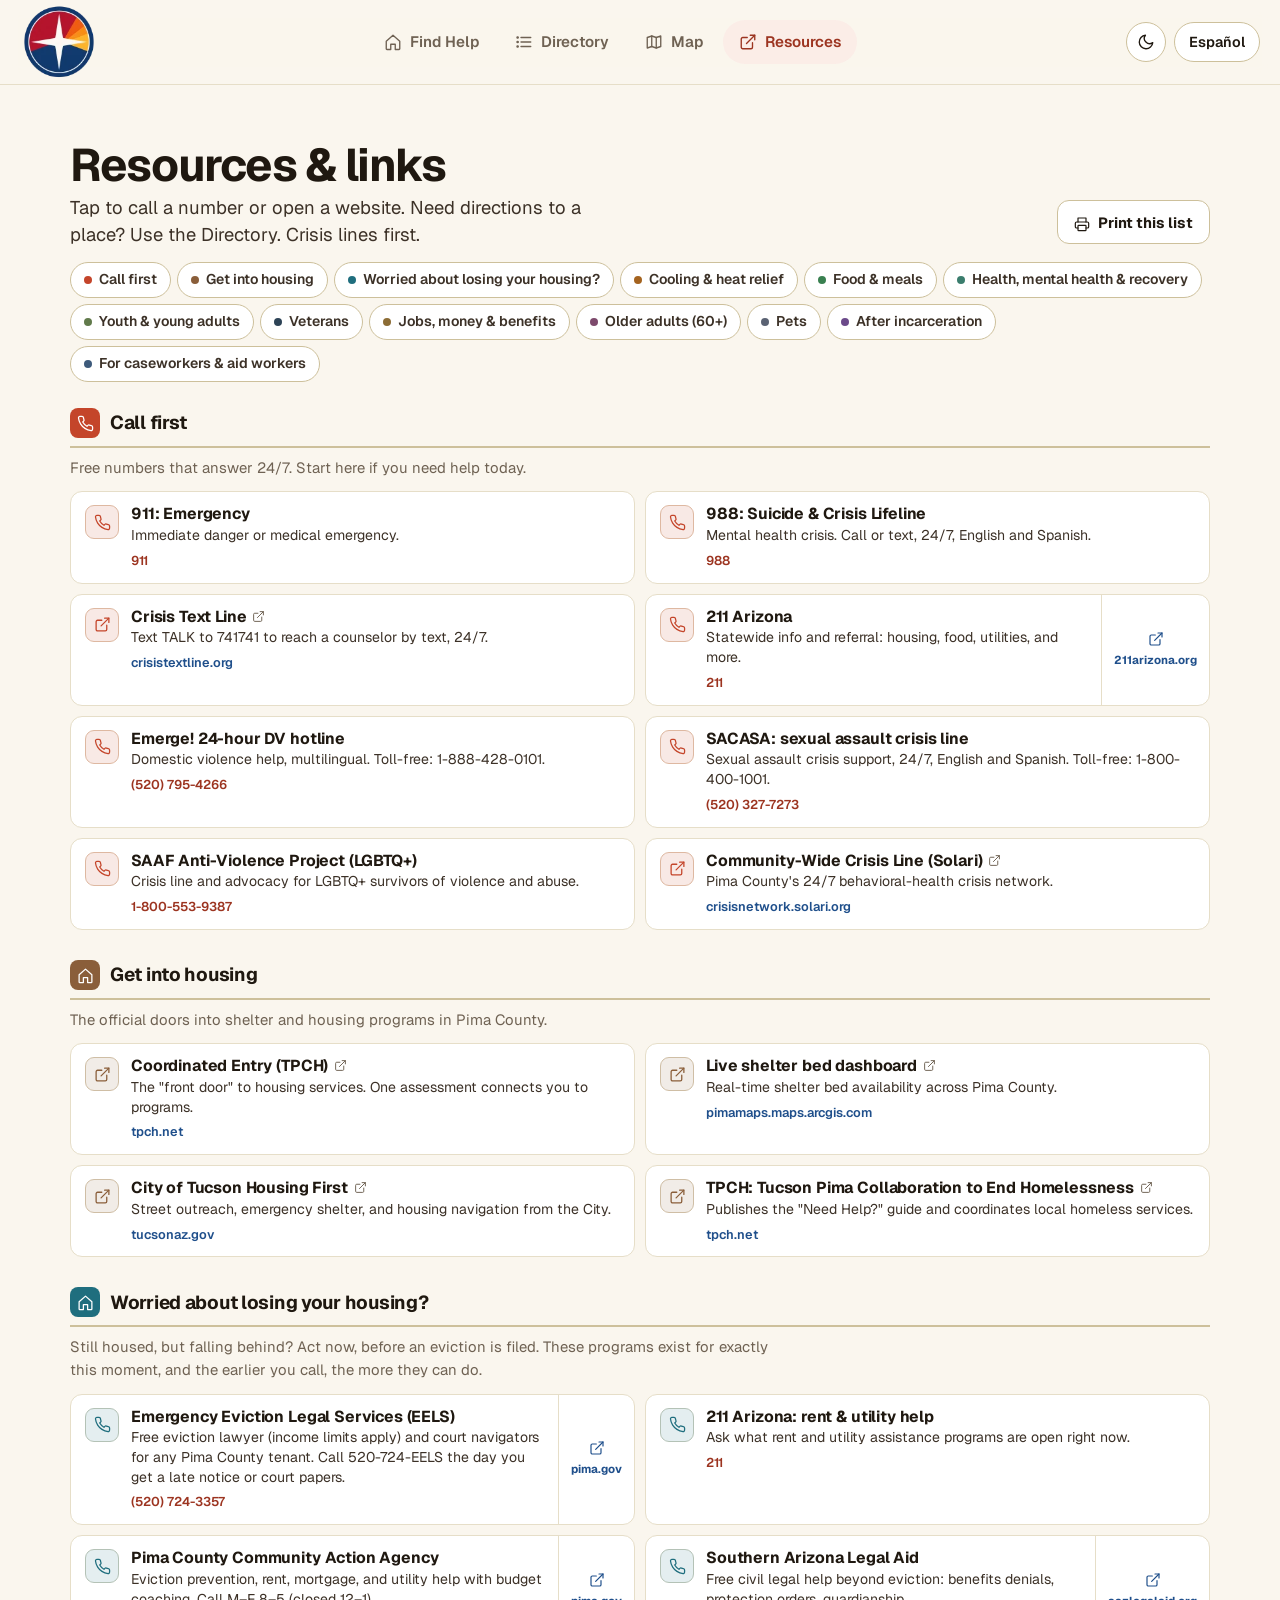
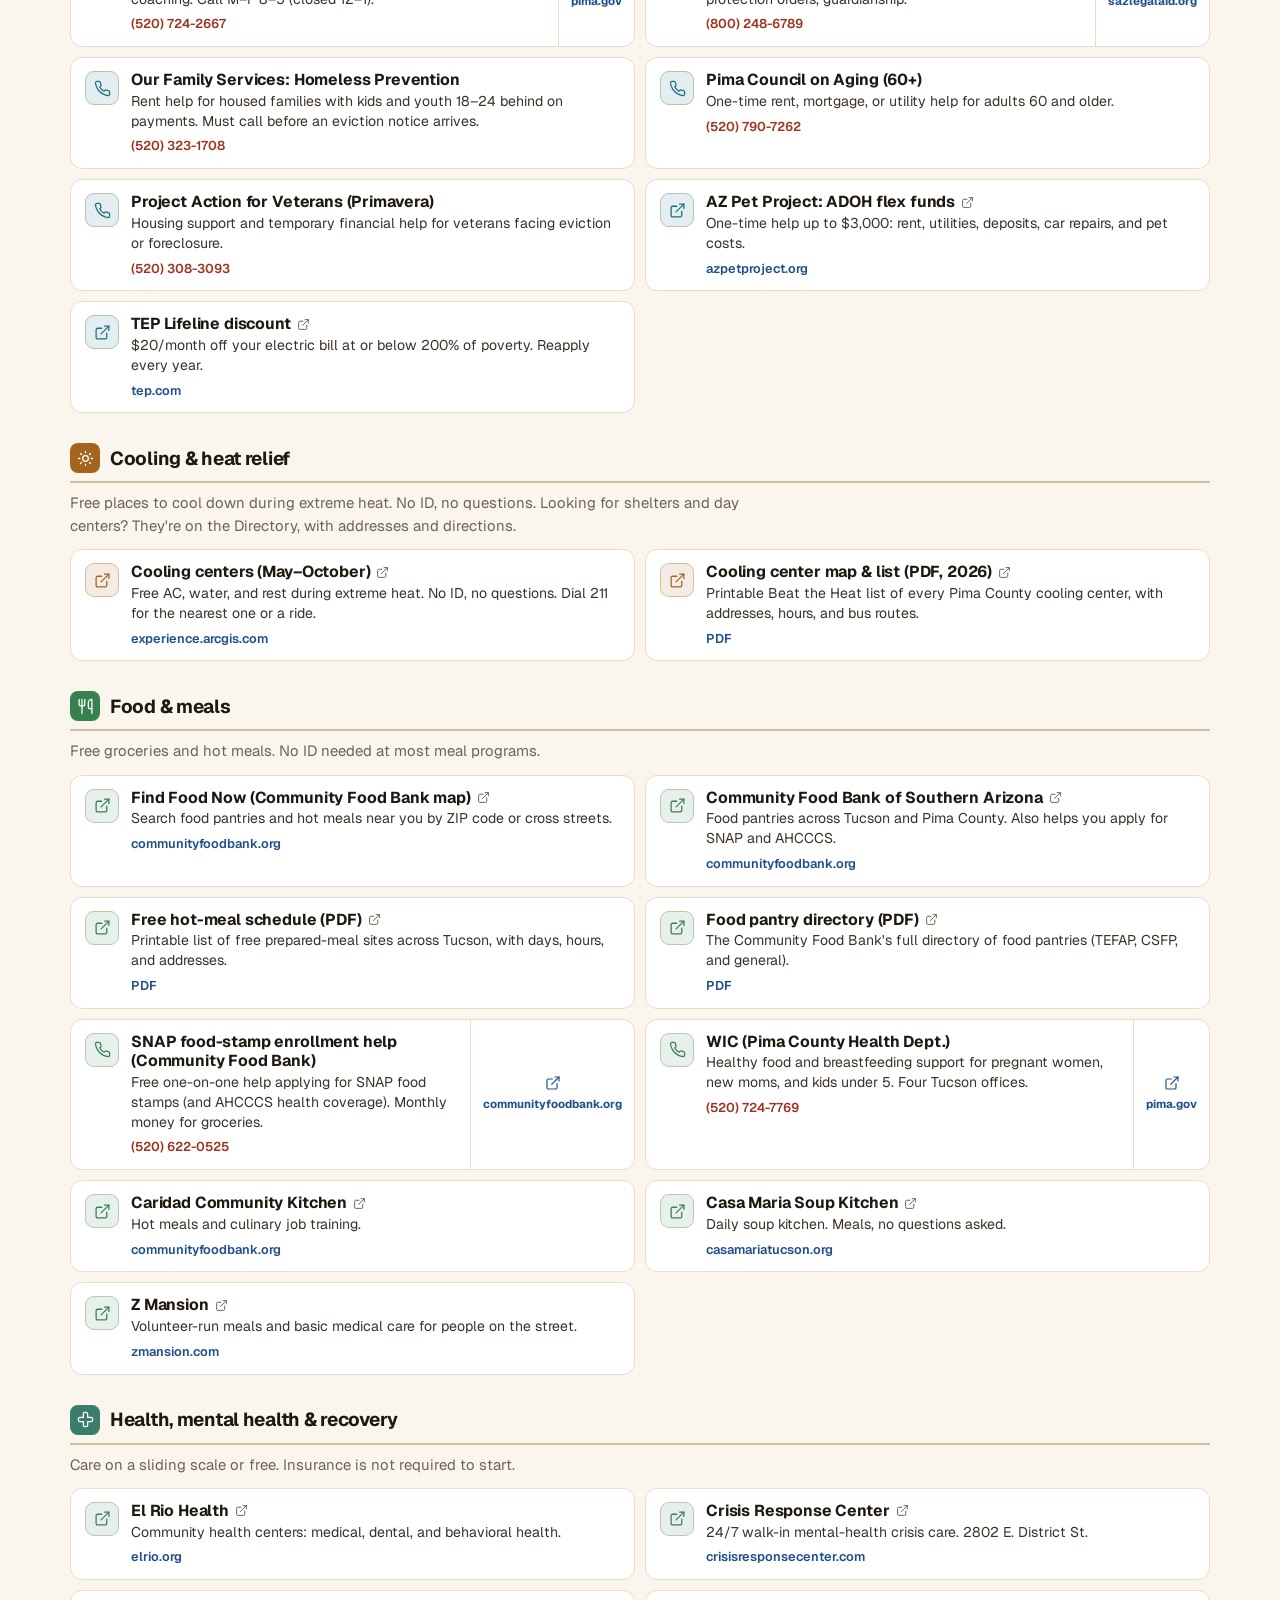
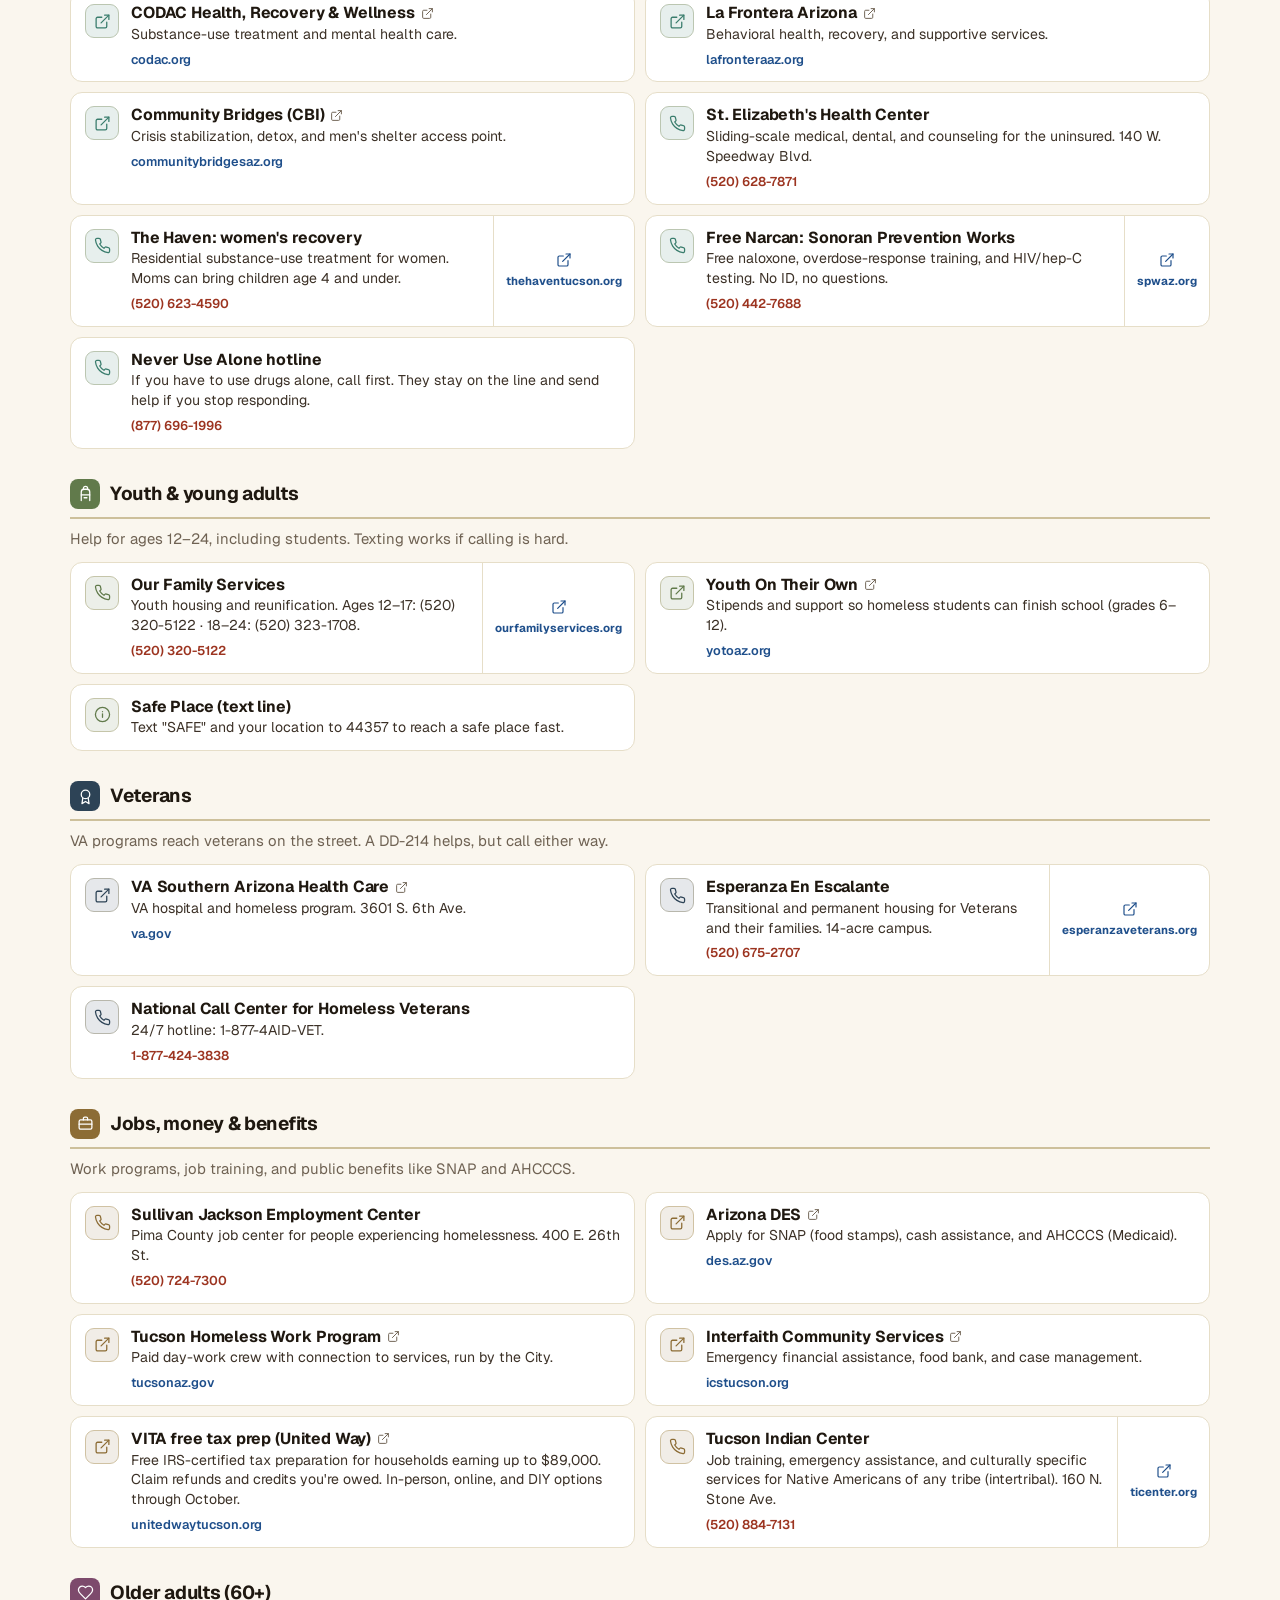
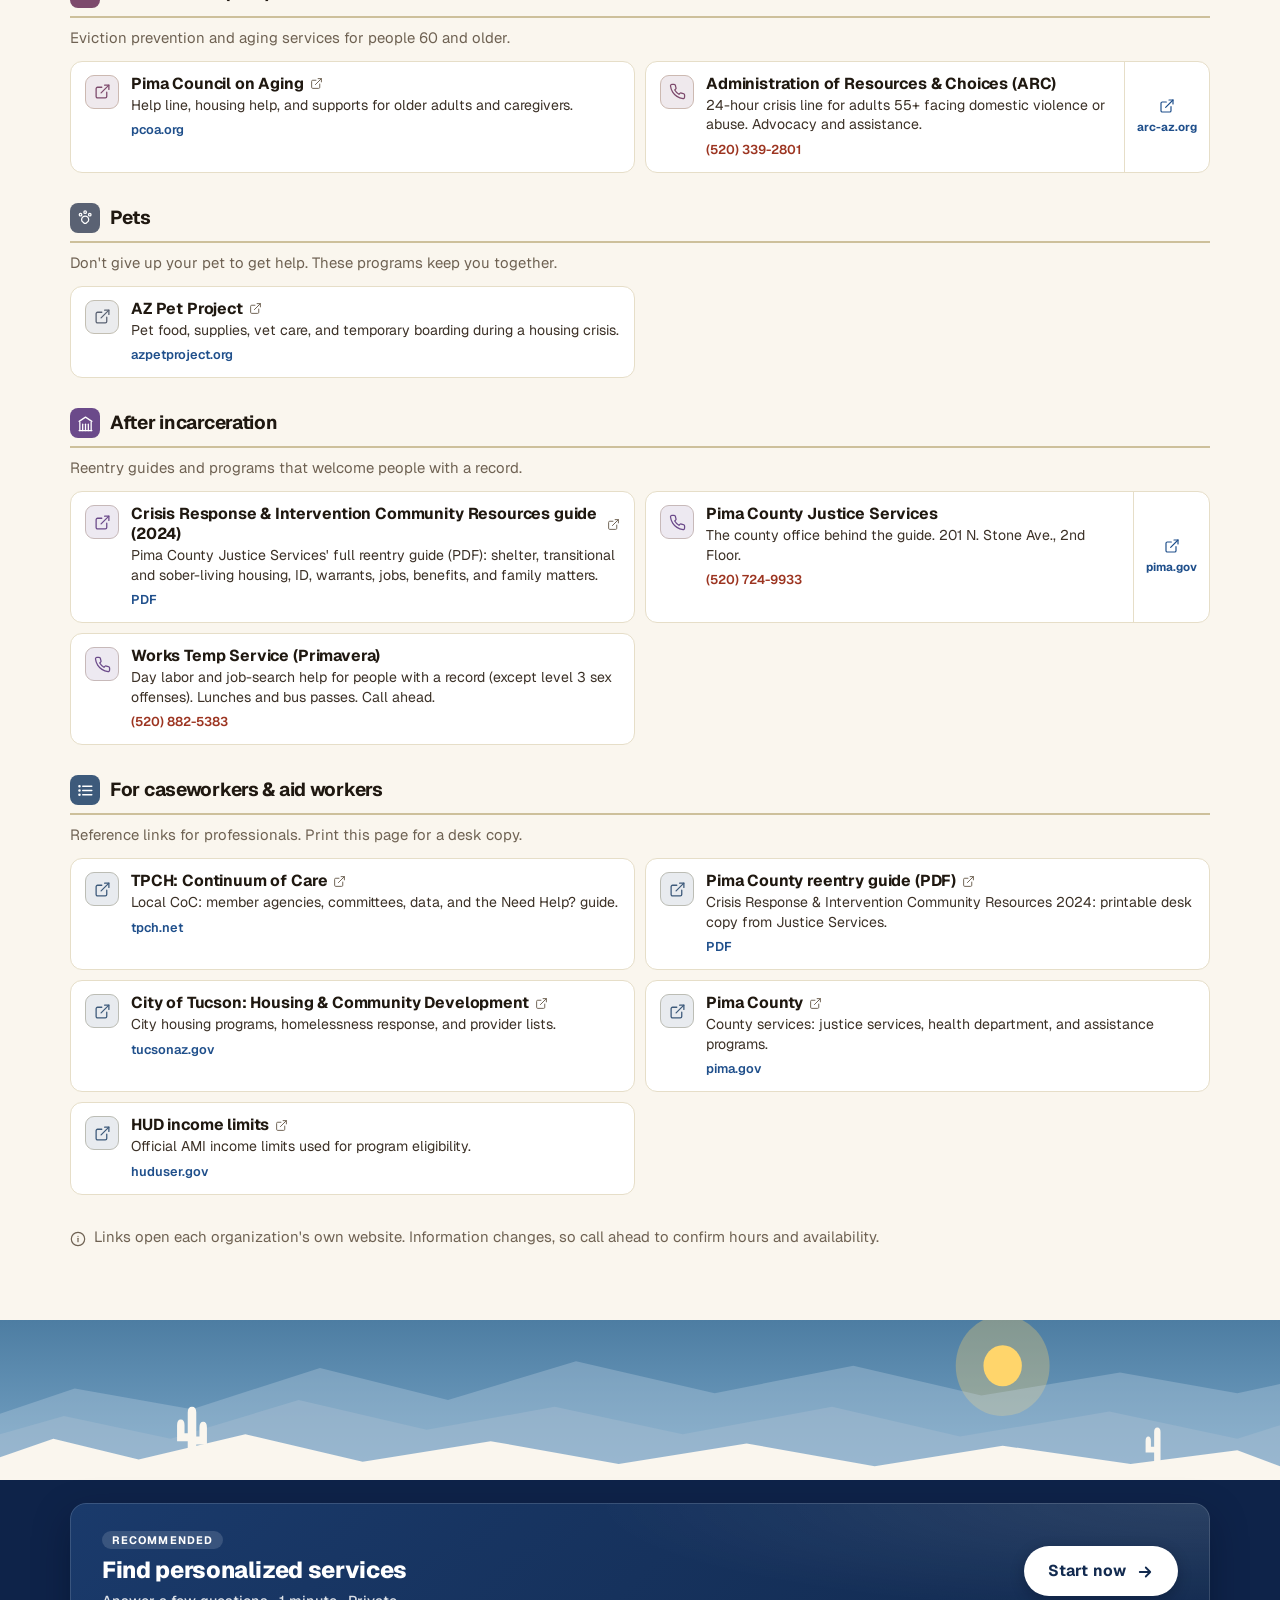
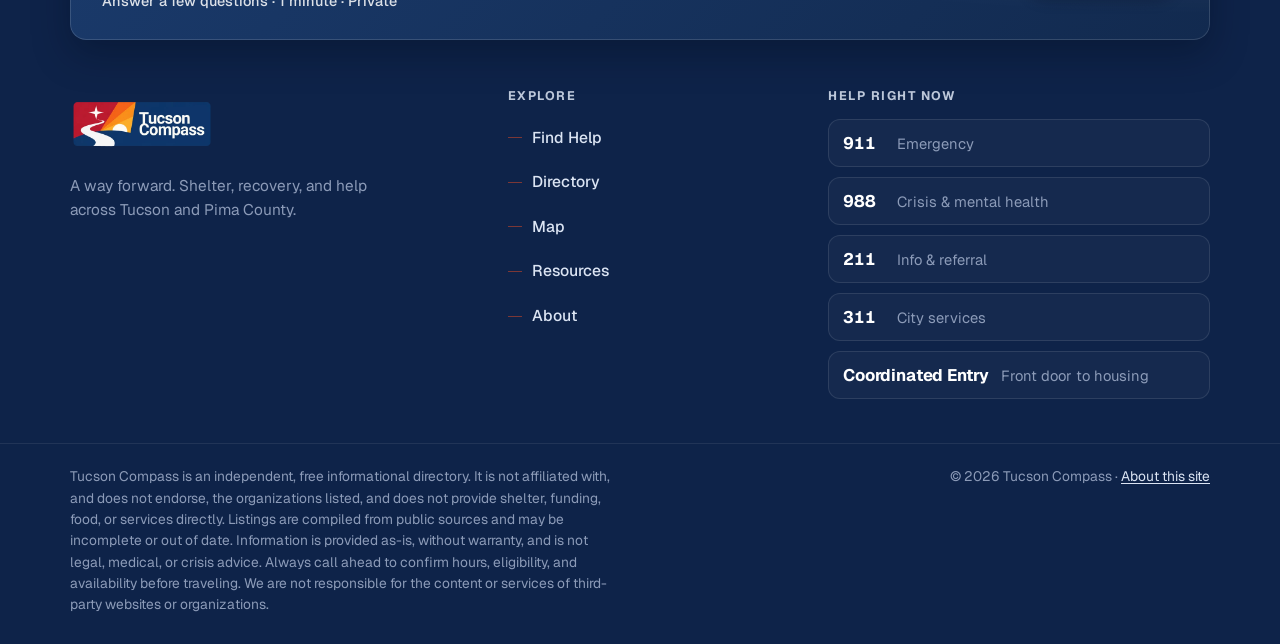
<file: resources.html>
<!doctype html>
<html lang="en">
<head>
  <meta charset="utf-8" />
  <meta name="viewport" content="width=device-width, initial-scale=1, viewport-fit=cover" />
  <meta name="theme-color" content="#c4452a" />
  <meta name="description" content="Every helpful link and phone number for homeless services in Tucson and Pima County, organized by need: crisis lines, housing, food, health, youth, veterans, and more." />
  <meta name="robots" content="index, follow" />
  <title>Resources &amp; Links - Tucson Compass</title>
  <link rel="canonical" href="https://tucsoncompass.org/resources" />
  <meta property="og:type" content="website" />
  <meta property="og:site_name" content="Tucson Compass" />
  <meta property="og:title" content="Resources &amp; Links — Tucson Compass" />
  <meta property="og:description" content="Every helpful link and phone number for homeless services in Tucson and Pima County, organized by need: crisis lines, housing, food, health, youth, veterans, and more." />
  <meta property="og:url" content="https://tucsoncompass.org/resources" />
  <meta property="og:image" content="https://tucsoncompass.org/images/og-image.jpg" />
  <meta property="og:image:width" content="1200" />
  <meta property="og:image:height" content="630" />
  <meta property="og:image:alt" content="Tucson Compass — find shelter, food, and support services in Tucson and Pima County" />
  <meta property="og:locale" content="en_US" />
  <meta name="twitter:card" content="summary_large_image" />
  <meta name="twitter:title" content="Resources &amp; Links — Tucson Compass" />
  <meta name="twitter:description" content="Every helpful link and phone number for homeless services in Tucson and Pima County, organized by need." />
  <meta name="twitter:image" content="https://tucsoncompass.org/images/og-image.jpg" />
  <link rel="manifest" href="manifest.webmanifest" />
  <link rel="icon" href="favicon/favicon.ico" sizes="any" />
  <link rel="icon" type="image/svg+xml" href="favicon/favicon.svg" />
  <link rel="apple-touch-icon" href="favicon/apple-touch-icon.png" />
  <link rel="preconnect" href="https://fonts.googleapis.com" />
  <link rel="preconnect" href="https://fonts.gstatic.com" crossorigin />
  <link rel="stylesheet" href="https://fonts.googleapis.com/css2?family=Geist:wght@400;500;600;700;800;900&display=swap" />
  <link rel="stylesheet" href="css/styles.css?v=48" />
  <script>(function(){try{var t=localStorage.getItem('tw.theme');if(t==='light'||t==='dark')document.documentElement.setAttribute('data-theme',t);}catch(e){}})();</script>
</head>
<body data-page="resources">
  <a class="skip-link" href="#main" data-i18n="skip_to_content">Skip to main content</a>
  <div id="offline-banner" class="offline-banner" hidden role="status" data-i18n="offline_banner"></div>

  <header class="site-header">
    <div class="container container--wide site-header__row">
      <a class="brand" href="index.html" aria-label="Tucson Compass">
        <picture>
          <source media="(min-width: 980px)" srcset="icons/logo-horizontal.webp" type="image/webp" />
          <source media="(min-width: 980px)" srcset="icons/logo-horizontal.png" />
          <source srcset="icons/logo-icon-circle.webp" type="image/webp" />
          <img class="brand__logo" src="icons/logo-icon-circle.png" alt="" width="38" height="38" />
        </picture>
        <span class="brand__name">Tucson Compass</span>
      </a>
      <nav class="nav-primary" aria-label="Primary" data-i18n-aria-label="aria_nav_primary">
        <ul>
          <li><a href="index.html"><i data-icon="home"></i><span data-i18n="nav_find_help">Find Help</span></a></li>
          <li><a href="directory.html"><i data-icon="list"></i><span data-i18n="nav_directory">Directory</span></a></li>
          <li><a href="map.html"><i data-icon="map"></i><span data-i18n="nav_map">Map</span></a></li>
          <li><a href="resources.html" aria-current="page"><i data-icon="external"></i><span data-i18n="nav_resources">Resources</span></a></li>
        </ul>
      </nav>
      <div class="site-header__actions">
        <button type="button" class="header-btn theme-toggle" id="theme-toggle" aria-label="Switch theme" title="Switch theme"></button>
        <button type="button" class="header-btn lang-toggle" id="lang-toggle" data-i18n="lang_toggle" data-i18n-aria-label="lang_toggle_aria">
          <i data-icon="globe" aria-hidden="true"></i>
          <span>Español</span>
        </button>
      </div>
    </div>
  </header>

  <main id="main" class="container">
    <div class="res-head">
      <div class="res-head__text">
        <h1 data-i18n="res_h1">Resources &amp; links</h1>
        <p class="lead" data-i18n="res_lead">Every helpful website and phone number, in one place. Crisis lines first.</p>
      </div>
      <div class="res-head__actions">
        <button type="button" class="btn-secondary" id="res-print">
          <i data-icon="printer" aria-hidden="true"></i>
          <span data-i18n="res_print">Print this list</span>
        </button>
      </div>
    </div>

    <nav class="jump-row" id="res-jump" aria-label="Sections" data-i18n-aria-label="aria_sections"></nav>

    <div id="res-groups"></div>

    <p class="res-note">
      <i data-icon="info" aria-hidden="true"></i>
      <span data-i18n="res_note">Links open each organization's own website. Information changes — call ahead to confirm hours and availability.</span>
    </p>
  </main>

  <footer class="site-footer">
    <svg class="site-footer__mountains" viewBox="0 0 1200 140" preserveAspectRatio="none" aria-hidden="true">
      <circle class="site-footer__moon-glow" cx="940" cy="40" r="44"/>
      <circle class="site-footer__moon" cx="940" cy="40" r="18"/>
      <circle class="site-footer__star" cx="80" cy="22" r="1"/>
      <circle class="site-footer__star site-footer__star--bright" cx="170" cy="48" r="1.4"/>
      <circle class="site-footer__star" cx="260" cy="14" r="1.2"/>
      <circle class="site-footer__star" cx="340" cy="34" r="0.9"/>
      <circle class="site-footer__star site-footer__star--bright" cx="430" cy="22" r="1.5"/>
      <circle class="site-footer__star" cx="520" cy="52" r="1"/>
      <circle class="site-footer__star" cx="610" cy="18" r="1.1"/>
      <circle class="site-footer__star site-footer__star--bright" cx="700" cy="38" r="1.3"/>
      <circle class="site-footer__star" cx="790" cy="20" r="1"/>
      <circle class="site-footer__star" cx="1050" cy="56" r="1.2"/>
      <circle class="site-footer__star site-footer__star--bright" cx="1130" cy="28" r="1.4"/>
      <circle class="site-footer__star" cx="1190" cy="48" r="1"/>
      <path class="site-footer__range site-footer__range--back" d="M0 140 L0 82 L70 60 L180 78 L300 42 L420 70 L540 36 L670 64 L800 40 L920 66 L1050 46 L1160 64 L1200 56 L1200 140 Z"/>
      <path class="site-footer__range site-footer__range--mid" d="M0 140 L0 100 L60 84 L160 104 L280 70 L400 96 L520 76 L640 100 L780 76 L900 102 L1040 80 L1160 104 L1200 92 L1200 140 Z"/>
      <path class="site-footer__range site-footer__range--front" d="M0 140 L0 120 L50 104 L130 122 L230 100 L340 124 L460 106 L580 126 L700 108 L820 128 L940 110 L1060 126 L1160 114 L1200 128 L1200 140 Z"/>
      <path class="site-footer__saguaro" d="M176 118V81Q176 76 180 76Q184 76 184 81V118ZM166 106V92Q166 87 169.5 87Q173 87 173 92V99H176V106ZM184 102H187V94Q187 89 190.5 89Q194 89 194 94V109H184Z"/>
      <path class="site-footer__saguaro" d="M1082 128V98Q1082 94 1085 94Q1088 94 1088 98V128ZM1074 116V106Q1074 102 1076.5 102Q1079 102 1079 106V111H1082V116Z"/>
    </svg>
    <div class="site-footer__inner">
      <div class="container">
        <a href="match.html" class="footer-cta">
          <span class="footer-cta__body">
            <span class="footer-cta__badge" data-i18n="footer_cta_heading">Recommended</span>
            <span class="footer-cta__title" data-i18n="footer_cta_title">Find personalized services</span>
            <span class="footer-cta__sub" data-i18n="footer_cta_sub">Answer a few questions &middot; 1 minute &middot; Private</span>
          </span>
          <span class="footer-cta__btn">
            <span data-i18n="footer_cta_action">Start now</span>
            <i data-icon="arrow-right" aria-hidden="true"></i>
          </span>
        </a>
        <div class="site-footer__grid">
          <div class="site-footer__col site-footer__col--brand">
            <a class="site-footer__brand" href="index.html" aria-label="Tucson Compass">
              <picture>
                <source srcset="icons/logo-horizontal.webp" type="image/webp" />
                <img class="site-footer__logo" src="icons/logo-horizontal.png" alt="Tucson Compass" width="480" height="240" />
              </picture>
            </a>
            <p class="site-footer__tagline" data-i18n="footer_tagline">A way forward. Shelter, recovery, and help across Tucson and Pima County.</p>
          </div>
          <div class="site-footer__col site-footer__col--explore">
            <h3 class="site-footer__heading" data-i18n="footer_explore">Explore</h3>
            <ul class="site-footer__links">
              <li><a href="index.html" data-i18n="nav_find_help">Find Help</a></li>
              <li><a href="directory.html" data-i18n="nav_directory">Directory</a></li>
              <li><a href="map.html" data-i18n="nav_map">Map</a></li>
              <li><a href="resources.html" data-i18n="nav_resources">Resources</a></li>
              <li><a href="about.html" data-i18n="nav_about">About</a></li>
            </ul>
          </div>
          <div class="site-footer__col site-footer__col--help">
            <h3 class="site-footer__heading" data-i18n="footer_help_now">Help right now</h3>
            <ul class="site-footer__contacts">
              <li><a href="tel:911"><strong>911</strong><span data-i18n="footer_emergency_short">Emergency</span></a></li>
              <li><a href="tel:988"><strong>988</strong><span data-i18n="footer_988_short">Crisis &amp; mental health</span></a></li>
              <li><a href="tel:211"><strong>211</strong><span data-i18n="footer_211_short">Info &amp; referral</span></a></li>
              <li><a href="tel:311"><strong>311</strong><span data-i18n="footer_311_short">City services</span></a></li>
              <li><a href="https://tpch.net/coordinated-entry-for-homeless-services/" target="_blank" rel="noopener"><strong data-i18n="footer_ce_short">Coordinated Entry</strong><span data-i18n="footer_ce_sub">Front door to housing</span><span class="sr-only" data-i18n="opens_new_tab">opens in a new tab</span></a></li>
            </ul>
          </div>
        </div>
      </div>
      <div class="site-footer__bottom">
        <div class="container site-footer__bottom-row">
          <p class="site-footer__disclaimer" data-i18n="footer_disclaimer">Tucson Compass is an independent, free informational directory. It is not affiliated with, and does not endorse, the organizations listed, and does not provide shelter, funding, food, or services directly. Listings are compiled from public sources and may be incomplete or out of date. Information is provided as-is, without warranty, and is not legal, medical, or crisis advice. Always call ahead to confirm hours, eligibility, and availability before traveling. We are not responsible for the content or services of third-party websites or organizations.</p>
          <p class="site-footer__copy">&copy; 2026 Tucson Compass &middot; <a href="about.html" data-i18n="footer_about_link">About this site</a></p>
        </div>
      </div>
    </div>
  </footer>

  <script src="js/icons.js?v=20"></script>
  <script src="js/app.js?v=24"></script>
  <script src="js/resources.js?v=5"></script>
</body>
</html>
</file>
<file: css/styles.css>
/* =============================================================================
   Tucson Compass — stylesheet
   -----------------------------------------------------------------------------
   Calm civic design with desert character. Warm neutrals, terracotta accent,
   mountain horizon footer. Soft elevation, modern type, generous tap targets.
   WCAG 2.1 AA across light + dark.

   Theme model
     - Default: follows OS preference (prefers-color-scheme).
     - Override: <html data-theme="light"> or <html data-theme="dark"> forces
       a scheme. Set by an inline boot script (see HTML <head>) and toggled at
       runtime by the theme button in the site header.

   TABLE OF CONTENTS
     1.  TOKENS — light (default)
     2.  TOKENS — dark (OS preference + explicit override)
     3.  RESET / BASE
     4.  LAYOUT — container, main
     5.  TYPOGRAPHY — h1/h2/h3, eyebrow, lead, links, prose
     6.  HEADER — site header, brand, lang + theme toggles
     7.  NAV — primary nav
     8.  OFFLINE BANNER
     9.  COMPONENTS — chips
     10. COMPONENTS — buttons / act
     11. COMPONENTS — cards
     12. COMPONENTS — badges
     13. COMPONENTS — note box
     14. COMPONENTS — no-results
     15. PAGE — home (urgent strip, need grid, tools row)
     16. PAGE — directory (dir-head, controls, search, filter, results)
     17. PAGE — map (#map, legend, popup, pin)
     18. PAGE — about (prose container)
     19. FOOTER
     20. UTILITIES
     21. REDUCED MOTION
   ============================================================================= */


/* =============================================================================
   1. TOKENS — light (default)
   ============================================================================= */
:root {
  color-scheme: light;  /* native UI (form controls, scrollbars) follows theme */

  /* Warm neutral palette — quiet but with desert undertones */
  --bg:        #faf6ee;    /* warm cream */
  --bg-elev:   #ffffff;
  --bg-warm:   #f3ecdc;    /* sand */
  --bg-deep:   #e8dfc8;
  --ink:       #1f1810;    /* warm near-black */
  --ink-soft:  #3c3127;
  --ink-muted: #6f6253;
  --border:    #e6dec8;
  --border-strong: #cdc09b;

  /* Single warm accent — Tucson terracotta */
  --accent:      #c4452a;
  --accent-deep: #9c3420;
  --accent-soft: #fbede7;
  --accent-ink:  #ffffff;

  /* Footer / night sky — deep navy matching the logo, with cool text tones
     for legibility. (Token name kept as --dusk for historical compatibility
     even though the palette is now night-blue rather than desert dusk.) */
  --dusk:       #0e2349;
  --dusk-deep:  #061731;
  --dusk-text:  #dbe4f3;
  --dusk-muted: #8c9bb8;
  --night-blue:      #1a3a6b;
  --night-blue-deep: #122a4f;

  /* Footer scene — light mode default is DAY (sun, no stars, warm sky).
     Dark token blocks below override these to a NIGHT sky (moon + stars). */
  --footer-sky:                linear-gradient(180deg, #4d7da2 0%, #7aa7c8 100%);
  --footer-celestial-fill:     #ffd56b;
  --footer-celestial-opacity:  1;
  --footer-glow-opacity:       0.30;
  --footer-star-opacity:       0;
  --footer-range-back-fill:    #c1d4e3;
  --footer-range-back-opacity: 0.32;
  --footer-range-mid-fill:     #a3bbd0;
  --footer-range-mid-opacity:  0.48;

  --link:    #1f4f8b;
  --focus:   #2563eb;

  --emergency:      #c4351c;
  --emergency-deep: #8a0e0e;

  /* Category colors — curated, harmonized */
  --cat-emergency:         #c4452a;
  --cat-family:            #4a6c8a;
  --cat-women:             #7d4a6c;
  --cat-men:               #3d5a7b;
  --cat-youth:             #617a4b;
  --cat-food:              #398050;
  --cat-veterans:          #2d4356;
  --cat-domestic_violence: #8a3d44;
  --cat-employment:        #8c6c35;
  --cat-outreach:          #5a6273;
  --cat-civic:             #6b4a8a;
  --cat-drop_in:           #3a7d6d;
  --cat-coordinated_entry: #8a5e3a;
  --cat-prevention:        #1f6e7e;
  --cat-heat:              #a4631f;
  --cat-recovery:          #4a5aa8;
  --cat-behavioral_health: #2c7a8c;

  /* Type — Geist with system fallback */
  --font-sans: 'Geist', system-ui, -apple-system, "Segoe UI", Roboto, "Helvetica Neue", Arial, sans-serif;
  --font-display: var(--font-sans);

  --fs-display: clamp(2.6rem, 8.5vw, 4rem);
  --fs-h1:      clamp(2rem, 6vw, 2.85rem);
  --fs-h2:      clamp(1.3rem, 3.4vw, 1.55rem);
  --fs-h3:      1.1rem;
  --fs-body:    1.0625rem;
  --fs-small:   0.93rem;
  --fs-tiny:    0.78rem;

  --tap: 52px;
  --radius-sm:   8px;
  --radius:      12px;
  --radius-lg:   16px;
  --radius-pill: 999px;

  --shadow-sm: 0 1px 2px rgba(31,24,16,.04), 0 1px 3px rgba(31,24,16,.05);
  --shadow-md: 0 2px 4px rgba(31,24,16,.04), 0 8px 20px rgba(31,24,16,.07);
  --shadow-lg: 0 4px 8px rgba(31,24,16,.05), 0 16px 36px rgba(31,24,16,.10);
}


/* =============================================================================
   2. TOKENS — dark (OS preference + explicit override)
   -----------------------------------------------------------------------------
   Applied when:
     - OS prefers dark AND no explicit data-theme is set, OR
     - <html data-theme="dark">
   Duplicated intentionally so the explicit override always beats OS preference.
   ============================================================================= */
@media (prefers-color-scheme: dark) {
  :root:not([data-theme="light"]) {
    color-scheme: dark;
    --bg:        #11151e;
    --bg-elev:   #181d28;
    --bg-warm:   #1d2330;
    --bg-deep:   #252d3d;
    --ink:       #f3ede0;
    --ink-soft:  #d8d1c0;
    --ink-muted: #a8a092;
    --border:    #2a3140;
    --border-strong: #46506a;
    --accent:      #e2674a;
    --accent-deep: #c4452a;
    --accent-soft: #2a1e18;
    --accent-ink:  #11151e;
    --dusk:       #061731;
    --dusk-deep:  #030b1c;
    --dusk-text:  #dbe4f3;
    --dusk-muted: #7484a4;
    --night-blue:      #1a3a6b;
    --night-blue-deep: #122a4f;
    --link:    #8db4e8;
    --focus:   #8db4e8;
    --emergency:      #ef5c5c;
    --emergency-deep: #b81818;
    --shadow-sm: 0 1px 2px rgba(0,0,0,.4), 0 1px 3px rgba(0,0,0,.3);
    --shadow-md: 0 2px 4px rgba(0,0,0,.4), 0 8px 20px rgba(0,0,0,.4);
    --shadow-lg: 0 4px 8px rgba(0,0,0,.4), 0 16px 36px rgba(0,0,0,.5);
    /* Footer scene — NIGHT (moon + stars) */
    --footer-sky:                var(--dusk);
    --footer-celestial-fill:     #f4ead0;
    --footer-celestial-opacity:  0.92;
    --footer-glow-opacity:       0.08;
    --footer-star-opacity:       0.85;
    --footer-range-back-fill:    #dbe4f3;
    --footer-range-back-opacity: 0.08;
    --footer-range-mid-fill:     #dbe4f3;
    --footer-range-mid-opacity:  0.14;
  }
}
:root[data-theme="dark"] {
  color-scheme: dark;
  --bg:        #11151e;
  --bg-elev:   #181d28;
  --bg-warm:   #1d2330;
  --bg-deep:   #252d3d;
  --ink:       #f3ede0;
  --ink-soft:  #d8d1c0;
  --ink-muted: #a8a092;
  --border:    #2a3140;
  --border-strong: #46506a;
  --accent:      #e2674a;
  --accent-deep: #c4452a;
  --accent-soft: #2a1e18;
  --accent-ink:  #11151e;
  --dusk:       #061731;
  --dusk-deep:  #030b1c;
  --dusk-text:  #dbe4f3;
  --dusk-muted: #7484a4;
  --night-blue:      #1a3a6b;
  --night-blue-deep: #122a4f;
  --link:    #8db4e8;
  --focus:   #8db4e8;
  --emergency:      #ef5c5c;
  --emergency-deep: #b81818;
  --shadow-sm: 0 1px 2px rgba(0,0,0,.4), 0 1px 3px rgba(0,0,0,.3);
  --shadow-md: 0 2px 4px rgba(0,0,0,.4), 0 8px 20px rgba(0,0,0,.4);
  --shadow-lg: 0 4px 8px rgba(0,0,0,.4), 0 16px 36px rgba(0,0,0,.5);
  /* Footer scene — NIGHT (moon + stars) */
  --footer-sky:                var(--dusk);
  --footer-celestial-fill:     #f4ead0;
  --footer-celestial-opacity:  0.92;
  --footer-glow-opacity:       0.08;
  --footer-star-opacity:       0.85;
  --footer-range-back-fill:    #dbe4f3;
  --footer-range-back-opacity: 0.08;
  --footer-range-mid-fill:     #dbe4f3;
  --footer-range-mid-opacity:  0.14;
}


/* =============================================================================
   3. RESET / BASE
   ============================================================================= */
*, *::before, *::after { box-sizing: border-box; }
html { -webkit-text-size-adjust: 100%; scroll-behavior: smooth; }
/* `hidden` would make body a scroll container and break the sticky header;
   `clip` cuts horizontal overflow without doing that. (hidden = old-browser fallback) */
html, body { overflow-x: hidden; overflow-x: clip; }
body {
  margin: 0;
  font-family: var(--font-sans);
  font-size: var(--fs-body);
  line-height: 1.55;
  color: var(--ink);
  background: var(--bg);
  -webkit-font-smoothing: antialiased;
  text-rendering: optimizeLegibility;
  transition: background-color .2s ease, color .2s ease;
}

img, svg { max-width: 100%; height: auto; vertical-align: middle; }
button { font: inherit; }

:focus-visible {
  outline: 2px solid var(--focus);
  outline-offset: 2px;
  border-radius: 4px;
}

/* skip link */
.skip-link {
  position: absolute;
  left: -9999px;
  top: 0;
  background: var(--ink);
  color: var(--bg-elev);
  padding: 12px 18px;
  border-radius: var(--radius-sm);
  z-index: 9999;
  font-weight: 600;
}
.skip-link:focus { left: 12px; top: 12px; }


/* =============================================================================
   4. LAYOUT — container, main
   ============================================================================= */
.container {
  width: 100%;
  max-width: 760px;
  margin: 0 auto;
  padding: 0 20px;
}
@media (min-width: 980px) { .container { max-width: 960px; } }
@media (min-width: 1100px) { .container { max-width: 1180px; } }

/* Wide pages (map): the split map+list layout earns more of a large screen
   than the reading-width container. Must follow the .container media rules
   above — same specificity, so source order is what lets it win. */
.container--wide { max-width: 1400px; }

/* main carries .container, whose padding (0 20px) outranks a bare `main`
   selector — match its specificity or the top padding silently dies. */
main.container { padding-top: 28px; }
@media (min-width: 720px) { main.container { padding-top: 56px; } }


/* =============================================================================
   5. TYPOGRAPHY — h1/h2/h3, eyebrow, lead, links, prose
   ============================================================================= */
h1, h2, h3 { font-family: var(--font-display); margin: 0; }
h1 {
  font-size: var(--fs-h1);
  font-weight: 700;
  line-height: 1.05;
  letter-spacing: -0.03em;
  margin-bottom: 12px;
}
h2 {
  font-size: var(--fs-h2);
  font-weight: 700;
  line-height: 1.15;
  letter-spacing: -0.015em;
  margin: 28px 0 12px;
}
h3 {
  font-size: var(--fs-h3);
  font-weight: 600;
  line-height: 1.25;
}
p { margin: 0 0 14px; }
a { color: var(--link); text-decoration-thickness: 1.5px; text-underline-offset: 3px; }

.eyebrow {
  display: inline-flex;
  align-items: center;
  gap: 10px;
  font-size: var(--fs-tiny);
  letter-spacing: 0.1em;
  text-transform: uppercase;
  font-weight: 600;
  color: var(--accent-deep);
  margin-bottom: 14px;
}
.eyebrow::before {
  content: "";
  display: inline-block;
  width: 24px;
  height: 2px;
  background: var(--accent);
  border-radius: 2px;
}

.lead {
  font-size: 1.15rem;
  color: var(--ink-soft);
  margin: 0 0 22px;
  max-width: 44ch;
  line-height: 1.45;
  font-weight: 400;
}

/* Reading-width container for long-form text (about page). */
.prose { max-width: 62ch; }
.prose p { color: var(--ink-soft); font-size: 1.05rem; line-height: 1.6; }
.prose h2 { margin-top: 36px; }


/* =============================================================================
   6. HEADER — site header, brand, lang + theme toggles
   ============================================================================= */
/* One sticky unit: brand row + nav. On phones the row wraps — brand and
   toggles on top, an app-style tab bar below. From 980px up everything sits
   on a single row: logo · centered links · toggles. */
.site-header {
  border-bottom: 1px solid var(--border);
  position: sticky;
  top: 0;
  z-index: 50;
  /* Solid below 980px: backdrop-filter would become the containing block
     for the fixed bottom tab bar (which lives inside this header) and pin
     it to the header instead of the viewport. Blur is desktop-only. */
  background: var(--bg);
}
@media (min-width: 980px) {
  .site-header {
    backdrop-filter: saturate(180%) blur(10px);
    -webkit-backdrop-filter: saturate(180%) blur(10px);
    background: color-mix(in srgb, var(--bg) 92%, transparent);
  }
}
.site-header__row {
  display: flex;
  flex-wrap: wrap;
  align-items: center;
  gap: 0 12px;
  min-height: 56px;
}
.site-header__actions {
  display: inline-flex;
  align-items: center;
  gap: 8px;
  margin-left: auto;
}

.brand {
  display: inline-flex;
  align-items: center;
  gap: 10px;
  min-width: 0;
  padding: 8px 0;
  color: var(--ink);
  text-decoration: none;
}
/* Phones get the round compass mark + wordmark text; the <picture> in the
   header swaps in the horizontal logo (which carries its own text) at 980px. */
.brand__logo {
  height: 38px;
  width: 38px;
  display: block;
  object-fit: contain;
}
.brand__name {
  font-family: var(--font-display);
  font-weight: 800;
  font-size: 1.06rem;
  letter-spacing: -0.02em;
  line-height: 1.1;
  white-space: nowrap;
}
@media (min-width: 980px) {
  .site-header__row { flex-wrap: nowrap; gap: 24px; min-height: 84px; }
  .brand { padding: 2px 0; }
  .brand__logo { height: 78px; width: auto; }
  .brand__name { display: none; }
}
/* Super-small screens (≤374px, incl. common 360px Androids): drop the wordmark
   so the theme + language toggles stay on the brand's line instead of wrapping
   beneath it. The round logo keeps its "Tucson Compass" aria-label. */
@media (max-width: 374px) {
  .brand__name { display: none; }
}

/* Pill button base used by header toggles */
.header-btn {
  background: var(--bg-elev);
  color: var(--ink);
  border: 1px solid var(--border-strong);
  border-radius: var(--radius-pill);
  padding: 8px 14px;
  min-height: 40px;
  font-weight: 600;
  font-size: 0.9rem;
  cursor: pointer;
  display: inline-flex;
  align-items: center;
  gap: 6px;
  transition: background .15s ease, border-color .15s ease, color .15s ease;
}
.header-btn:hover {
  background: var(--ink);
  border-color: var(--ink);
  color: var(--bg-elev);
}
.header-btn svg { width: 16px; height: 16px; }

.lang-toggle { /* identical styling to .header-btn; kept as alias */ }
.theme-toggle {
  padding: 8px;
  width: 40px;
  height: 40px;
  justify-content: center;
}
.theme-toggle svg { width: 18px; height: 18px; }


/* =============================================================================
   7. NAV — primary nav
   ============================================================================= */
/* Lives inside .site-header__row (see header comment above). */
.nav-primary ul {
  margin: 0;
  padding: 0;
  list-style: none;
}
.nav-primary a {
  color: var(--ink-muted);
  text-decoration: none;
  font-weight: 600;
  white-space: nowrap;
  transition: color .15s ease, background .15s ease;
}
.nav-primary a:hover { color: var(--ink); }
.nav-primary [data-icon] { display: inline-flex; flex: 0 0 auto; }

/* Phone / tablet: fixed bottom tab bar (app-style, thumb-reachable) —
   four equal cells, icon over label. The active tab gets a soft accent
   pill behind its icon. Body padding reserves room so content and the
   footer never hide behind the bar. */
@media (max-width: 979px) {
  .nav-primary {
    position: fixed;
    bottom: 0;
    left: 0;
    right: 0;
    z-index: 60;
    border-top: 1px solid var(--border);
    background: color-mix(in srgb, var(--bg-elev) 94%, transparent);
    backdrop-filter: saturate(180%) blur(10px);
    -webkit-backdrop-filter: saturate(180%) blur(10px);
    box-shadow: 0 -4px 16px rgba(0, 0, 0, .06);
    padding-bottom: env(safe-area-inset-bottom, 0px);
  }
  body { padding-bottom: calc(64px + env(safe-area-inset-bottom, 0px)); }
  .nav-primary ul {
    display: grid;
    grid-template-columns: repeat(4, minmax(0, 1fr));
    max-width: 560px;
    margin: 0 auto;
    padding: 0 8px;
  }
  .nav-primary a {
    display: flex;
    flex-direction: column;
    align-items: center;
    justify-content: center;
    gap: 3px;
    padding: 6px 2px 8px;
    font-size: 0.72rem;
    letter-spacing: 0.01em;
  }
  .nav-primary [data-icon] {
    padding: 3px 14px;
    border-radius: var(--radius-pill);
    transition: background .15s ease, color .15s ease;
  }
  .nav-primary svg { width: 21px; height: 21px; }
  .nav-primary a[aria-current="page"] {
    color: var(--ink);
    font-weight: 700;
  }
  .nav-primary a[aria-current="page"] [data-icon] {
    background: var(--accent-soft);
    color: var(--accent-deep);
  }
}

/* Desktop: inline pill links centered between the brand and the toggles. */
@media (min-width: 980px) {
  .nav-primary {
    display: flex;
    justify-content: center;
    flex: 1 1 auto;
    min-width: 0;
  }
  .nav-primary ul {
    display: flex;
    gap: 4px;
  }
  .nav-primary a {
    display: inline-flex;
    align-items: center;
    gap: 8px;
    padding: 10px 16px;
    font-size: 0.95rem;
    border-radius: var(--radius-pill);
  }
  .nav-primary svg { width: 18px; height: 18px; }
  .nav-primary a:hover { background: color-mix(in srgb, var(--ink) 7%, transparent); }
  .nav-primary a[aria-current="page"] {
    color: var(--accent-deep);
    background: var(--accent-soft);
  }
}

/* Dark mode: --accent-deep on --accent-soft is only ~3:1 — lift the active
   link/icon to --accent to clear AA contrast. */
@media (min-width: 980px) and (prefers-color-scheme: dark) {
  :root:not([data-theme="light"]) .nav-primary a[aria-current="page"] { color: var(--accent); }
}
@media (min-width: 980px) {
  :root[data-theme="dark"] .nav-primary a[aria-current="page"] { color: var(--accent); }
}
@media (max-width: 979px) and (prefers-color-scheme: dark) {
  :root:not([data-theme="light"]) .nav-primary a[aria-current="page"] [data-icon] { color: var(--accent); }
}
@media (max-width: 979px) {
  :root[data-theme="dark"] .nav-primary a[aria-current="page"] [data-icon] { color: var(--accent); }
}


/* =============================================================================
   8. OFFLINE BANNER
   ============================================================================= */
.offline-banner {
  background: #fbe6a3;
  color: var(--ink);
  padding: 10px 16px;
  text-align: center;
  font-size: 0.92rem;
  font-weight: 600;
  border-bottom: 1px solid #d9bc4a;
}
.offline-banner[hidden] { display: none; }
/* Dark: the pale-yellow banner would pair with near-white --ink text
   (unreadable); flip to dim amber with light text instead. */
@media (prefers-color-scheme: dark) {
  :root:not([data-theme="light"]) .offline-banner {
    background: #3a2f10;
    color: #fbe6a3;
    border-bottom-color: #5c4a1a;
  }
}
:root[data-theme="dark"] .offline-banner {
  background: #3a2f10;
  color: #fbe6a3;
  border-bottom-color: #5c4a1a;
}


/* =============================================================================
   9. COMPONENTS — chips
   ============================================================================= */
.chip {
  display: inline-flex;
  align-items: center;
  gap: 7px;
  min-height: 38px;
  padding: 6px 14px;
  border: 1px solid var(--border-strong);
  border-radius: var(--radius-pill);
  background: var(--bg-elev);
  color: var(--ink);
  font-weight: 500;
  font-size: 0.92rem;
  cursor: pointer;
  white-space: nowrap;
  transition: background .12s ease, border-color .12s ease, color .12s ease;
}
.chip:hover { background: var(--bg-warm); }
.chip[aria-pressed="true"] {
  background: var(--ink);
  color: var(--bg);
  border-color: var(--ink);
}
.chip svg { width: 14px; height: 14px; }
.chip__dot {
  width: 10px;
  height: 10px;
  border-radius: 50%;
  background: var(--cat);
  display: inline-block;
  flex: 0 0 10px;
}


/* =============================================================================
   10. COMPONENTS — action buttons (used on cards)
   ============================================================================= */
.act {
  display: flex;
  align-items: center;
  gap: 8px;
  padding: 9px 11px;
  min-height: var(--tap);
  text-decoration: none;
  border: 1px solid var(--border-strong);
  border-radius: var(--radius);
  font-weight: 600;
  background: var(--bg-elev);
  color: var(--ink);
  transition: transform .1s ease, box-shadow .15s ease, background .12s ease, border-color .12s ease;
}
@media (min-width: 640px) {
  .act { gap: 10px; padding: 12px 14px; }
}
.act:hover { box-shadow: var(--shadow-sm); text-decoration: none; }
.act svg { width: 20px; height: 20px; flex: 0 0 20px; }
@media (min-width: 640px) {
  .act svg { width: 22px; height: 22px; flex: 0 0 22px; }
}
.act__label {
  display: block;
  font-size: 0.66rem;
  letter-spacing: 0.04em;
  text-transform: uppercase;
  opacity: 0.75;
  line-height: 1;
  margin-bottom: 2px;
  font-weight: 600;
}
@media (min-width: 640px) {
  .act__label { font-size: 0.72rem; }
}
.act__val {
  display: block;
  font-size: 0.96rem;
  font-weight: 700;
  letter-spacing: -0.01em;
  line-height: 1.15;
  /* Long street names (e.g. "1234 N Stone Ave") would otherwise force
     the 2-column action grid to overflow on narrow phones. */
  overflow: hidden;
  text-overflow: ellipsis;
  white-space: nowrap;
}
@media (min-width: 640px) {
  .act__val { font-size: 1.02rem; white-space: normal; }
}
.act__txt { flex: 1; min-width: 0; }

.act--call { background: var(--c, var(--accent)); color: #fff; border-color: var(--c, var(--accent)); }
.act--call:hover { background: var(--ink); border-color: var(--ink); }
.act--dir { background: var(--bg-elev); color: var(--ink); }
.act--dir:hover { background: var(--bg-warm); }


/* =============================================================================
   11. COMPONENTS — cards
   ============================================================================= */
.card {
  --c: var(--cat-outreach);
  background: var(--bg-elev);
  border: 1px solid var(--border);
  border-radius: var(--radius-lg);
  position: relative;
  overflow: hidden;
  box-shadow: var(--shadow-sm);
  transition: box-shadow .15s ease, transform .12s ease, border-color .12s ease;
  scroll-margin-top: 76px; /* clear the sticky header on anchor jumps */
}
/* Deep-linked card (directory.html#r-id): hold a visible highlight long
   enough for the eye to land on it. */
.card--target {
  border-color: var(--accent);
  box-shadow: 0 0 0 3px color-mix(in srgb, var(--accent) 30%, transparent), var(--shadow-md);
}
.card:hover { box-shadow: var(--shadow-md); border-color: var(--border-strong); }
.card__body { padding: 12px 12px; min-width: 0; }
@media (min-width: 640px) {
  .card__body { padding: 18px 20px 20px; }
}

.card__top {
  display: flex;
  align-items: center;
  gap: 10px;
  margin-bottom: 8px;
}
@media (min-width: 640px) {
  .card__top { align-items: flex-start; gap: 14px; margin-bottom: 10px; }
}
.card__icon-frame {
  width: 36px;
  height: 36px;
  flex: 0 0 36px;
  display: inline-flex;
  align-items: center;
  justify-content: center;
  background: var(--c);
  color: #fff;
  border-radius: 10px;
  box-shadow: 0 4px 14px -4px color-mix(in srgb, var(--c) 50%, transparent);
}
.card__icon-frame svg { width: 20px; height: 20px; }
@media (min-width: 640px) {
  .card__icon-frame { width: 44px; height: 44px; flex: 0 0 44px; border-radius: 12px; }
  .card__icon-frame svg { width: 24px; height: 24px; }
}
.card__heading { min-width: 0; flex: 1; }
.card__logo {
  flex: 0 0 32px;
  width: 32px;
  height: 32px;
  object-fit: contain;
  background: #fff;
  border: 1px solid var(--border);
  border-radius: 8px;
  padding: 3px;
  opacity: 0.85;
  transition: opacity .15s ease;
}
.card:hover .card__logo { opacity: 1; }
@media (min-width: 640px) {
  .card__logo { flex: 0 0 44px; width: 44px; height: 44px; padding: 4px; }
}
.card__name {
  font-size: 1.02rem;
  font-weight: 700;
  line-height: 1.2;
  letter-spacing: -0.015em;
  margin: 0;
  word-wrap: break-word;
}
@media (min-width: 640px) {
  .card__name { font-size: 1.2rem; }
}
.card__cats {
  margin-top: 3px;
  font-size: 0.82rem;
  font-weight: 500;
  color: var(--ink-muted);
  /* Wrap to as many lines as needed — truncating with an ellipsis hid which
     populations a service serves, which is exactly the info people need. */
  white-space: normal;
  overflow-wrap: break-word;
}
@media (min-width: 640px) {
  .card__cats { font-size: 0.85rem; margin-top: 4px; }
}

.card__addr {
  display: flex;
  align-items: flex-start;
  gap: 8px;
  font-size: 0.9rem;
  color: var(--ink-soft);
  margin-bottom: 8px;
  line-height: 1.35;
}
.card__addr svg { width: 16px; height: 16px; flex: 0 0 16px; margin-top: 2px; color: var(--ink-muted); }
.card__addr--confidential { font-style: italic; color: var(--ink-muted); }
.card__dist {
  display: inline-flex;
  align-items: center;
  gap: 6px;
  font-size: 0.85rem;
  font-weight: 600;
  color: var(--c, var(--ink-muted));
  margin-bottom: 8px;
}
.card__dist svg { width: 15px; height: 15px; flex: 0 0 15px; }
@media (min-width: 640px) {
  .card__addr { font-size: 0.96rem; margin-bottom: 12px; line-height: 1.4; }
  .card__addr svg { width: 18px; height: 18px; flex: 0 0 18px; }
}

.card__field {
  font-size: 0.91rem;
  margin-bottom: 6px;
  line-height: 1.45;
  color: var(--ink-soft);
}
.card__field-label {
  display: inline;
  font-size: 0.66rem;
  font-weight: 700;
  text-transform: uppercase;
  letter-spacing: 0.08em;
  color: var(--ink-muted);
  margin-right: 6px;
  vertical-align: 1px;
}
.card__field-val { color: var(--ink-soft); }
@media (min-width: 640px) {
  .card__field { font-size: 0.94rem; margin-bottom: 8px; }
  .card__field-label { font-size: 0.7rem; }
}

.card__actions {
  display: grid;
  grid-template-columns: 1fr 1fr;
  gap: 8px;
  margin-top: 10px;
}
.card__actions--solo { grid-template-columns: 1fr; }
/* On phones, stack actions one per row. The 2-column grid forced long
   phone/address values to ellipsis-truncate (and could push a button past
   the card edge); full-width rows give each value room to show in full. */
@media (max-width: 639px) {
  .card__actions { grid-template-columns: 1fr; }
  .act__val { white-space: normal; overflow: visible; text-overflow: clip; }
}
@media (min-width: 640px) {
  .card__actions { margin-top: 16px; }
}

/* Collapsible details — eligibility/hours/notes are tucked behind a
   "Show details" toggle so cards stay short by default. Uses native
   <details>/<summary> for accessibility and no-JS support. */
.card__more { margin: 2px 0 0; }
.card__more-toggle {
  display: inline-flex;
  align-items: center;
  gap: 6px;
  cursor: pointer;
  list-style: none;
  font-size: 0.85rem;
  font-weight: 600;
  color: var(--ink-muted);
  padding: 8px 0;
  user-select: none;
  -webkit-tap-highlight-color: transparent;
}
.card__more-toggle::-webkit-details-marker { display: none; }
.card__more-toggle::marker { content: ""; }
.card__more-toggle:hover { color: var(--ink); }
.card__more-toggle svg {
  width: 14px;
  height: 14px;
  transform: rotate(90deg);
  transition: transform .15s ease;
}
.card__more[open] .card__more-toggle svg { transform: rotate(-90deg); }
.card__more-text--hide { display: none; }
.card__more[open] .card__more-text--show { display: none; }
.card__more[open] .card__more-text--hide { display: inline; }
.card__more-body { padding-top: 4px; }
.card__more-body .card__field:last-child { margin-bottom: 0; }

.card__note {
  margin-top: 14px;
  padding: 10px 12px;
  background: var(--bg-warm);
  border: 1px solid var(--border);
  border-radius: var(--radius-sm);
  font-size: 0.88rem;
  color: var(--ink-soft);
}


/* =============================================================================
   12. COMPONENTS — badges
   ============================================================================= */
.badges {
  display: flex;
  flex-wrap: wrap;
  gap: 5px;
  margin: 6px 0 10px;
}
@media (min-width: 640px) {
  .badges { gap: 6px; margin: 8px 0 12px; }
}
.badge {
  display: inline-flex;
  align-items: center;
  gap: 5px;
  padding: 3px 9px;
  border-radius: var(--radius-pill);
  font-size: 0.74rem;
  font-weight: 600;
  letter-spacing: 0.01em;
  background: var(--bg-warm);
  color: var(--ink-soft);
  border: 1px solid var(--border);
}
@media (min-width: 640px) {
  .badge { padding: 4px 10px; font-size: 0.76rem; }
}
.badge svg { width: 12px; height: 12px; }
.badge--24-7 { background: #e4f0e8; color: #1f5938; border-color: #c7e0cf; }
.badge--hotline { background: #fbe6e6; color: #8a0e0e; border-color: #f0c5c5; }
.badge--verified { background: var(--bg-warm); }


/* =============================================================================
   13. COMPONENTS — note box
   ============================================================================= */
.note-box {
  background: var(--accent-soft);
  border: 1px solid color-mix(in srgb, var(--accent) 22%, var(--border));
  border-radius: var(--radius);
  padding: 14px 16px;
  margin-bottom: 18px;
  font-size: 0.96rem;
  display: flex;
  align-items: flex-start;
  gap: 12px;
}
.note-box svg { width: 20px; height: 20px; flex: 0 0 20px; color: var(--accent); margin-top: 2px; }


/* =============================================================================
   14. COMPONENTS — no-results
   ============================================================================= */
.no-results {
  text-align: center;
  padding: 56px 20px;
  color: var(--ink-muted);
  background: var(--bg-elev);
  border: 1px dashed var(--border-strong);
  border-radius: var(--radius);
}
.no-results svg { width: 44px; height: 44px; color: var(--ink-muted); margin-bottom: 10px; }


/* =============================================================================
   15. PAGE — home
   ============================================================================= */
/* Hero — tighter than the default eyebrow/h1/lead so the page can get to
   the CTA + need-grid sooner. Scoped to .hero so other pages' typography
   (about, match) keeps the bigger default treatment. */
.hero { margin-bottom: 20px; }
.hero .eyebrow { margin-bottom: 6px; }
.hero h1 {
  font-size: clamp(1.75rem, 5.5vw, 2.4rem);
  margin-bottom: 4px;
}
.hero .lead {
  font-size: 1.02rem;
  line-height: 1.4;
  margin-bottom: 0;
  max-width: 38ch;
}
@media (min-width: 640px) {
  .hero { margin-bottom: 28px; }
  .hero h1 { font-size: clamp(2rem, 5vw, 2.6rem); margin-bottom: 6px; }
  .hero .lead { font-size: 1.1rem; }
}

/* Full-bleed home hero — the downtown Tucson skyline sits behind the
   emergency numbers, the headline, and the primary CTA. main.home-main drops
   the .container wrapper so this section spans the viewport; the inner
   .container keeps the copy aligned with the content below. */
.home-hero {
  position: relative;
  isolation: isolate;
  background-color: var(--bg-deep);
  background-image:
    linear-gradient(180deg, rgba(18,13,8,0.50) 0%, rgba(18,13,8,0.58) 50%, rgba(18,13,8,0.82) 100%),
    url("../images/downtown-tucson-sunset.webp");
  background-size: cover;
  background-position: center 62%;
  background-repeat: no-repeat;
}
/* Desktop hero is short and wide, so `cover` crops to the foreground and
   loses the skyline — raise the focal point to keep downtown in frame. */
@media (min-width: 720px) {
  .home-hero { background-position: center 48%; }
}
.home-hero__inner {
  padding-top: 22px;
  padding-bottom: 36px;
}
@media (min-width: 720px) {
  .home-hero__inner { padding-top: 34px; padding-bottom: 52px; }
}
.home-hero .urgent-strip { margin-bottom: 28px; }
.home-hero__copy { margin-bottom: 20px; max-width: 640px; }

/* Desktop: set the headline + lead beside the primary CTA so the hero reads
   in one glance and the page reaches the content below sooner. The emergency
   strip stays full-width across the top of the grid. */
@media (min-width: 880px) {
  .home-hero__inner {
    display: grid;
    grid-template-columns: 1.05fr 0.95fr;
    column-gap: 44px;
    align-items: center;
  }
  .home-hero .urgent-strip { grid-column: 1 / -1; margin-bottom: 38px; }
  .home-hero__copy { margin-bottom: 0; max-width: none; }
  .home-hero .match-cta { align-self: center; }
}
.home-hero .eyebrow {
  color: #ffd9c9;
  margin-bottom: 10px;
}
.home-hero .eyebrow::before { background: var(--accent); }
.home-hero h1 {
  color: #fff;
  font-size: clamp(2rem, 6vw, 2.85rem);
  letter-spacing: -0.02em;
  margin: 0 0 8px;
  text-shadow: 0 1px 18px rgba(0,0,0,0.38);
}
.home-hero .lead {
  color: rgba(255,255,255,0.94);
  font-size: 1.08rem;
  line-height: 1.45;
  max-width: 48ch;
  margin: 0;
  text-shadow: 0 1px 12px rgba(0,0,0,0.40);
}
@media (min-width: 640px) {
  .home-hero .lead { font-size: 1.15rem; }
}
.home-hero .match-cta { margin: 0; }
/* Content below the hero (browse + tools) regains the normal page rhythm. */
.home-content { padding-top: 28px; padding-bottom: 4px; }
@media (min-width: 720px) {
  .home-content { padding-top: 44px; }
}

/* Emergency strip — direct, contained, calmer than before */
.urgent-strip {
  display: grid;
  grid-template-columns: repeat(3, 1fr);
  gap: 6px;
  margin: 0 0 18px;
}
@media (min-width: 640px) {
  .urgent-strip { gap: 8px; margin-bottom: 28px; }
}
.urgent-tile {
  display: flex;
  flex-direction: column;
  align-items: flex-start;
  gap: 4px;
  padding: 10px 12px;
  min-width: 0;
  text-decoration: none;
  color: #fff;
  font-weight: 700;
  border-radius: var(--radius);
  overflow: hidden;
  box-shadow: var(--shadow-sm);
  transition: transform .12s ease, box-shadow .15s ease;
}
@media (min-width: 640px) {
  .urgent-tile {
    flex-direction: row;
    align-items: center;
    gap: 14px;
    padding: 16px 18px;
    min-height: 88px;
  }
}
.urgent-tile:hover { transform: translateY(-1px); box-shadow: var(--shadow-md); text-decoration: none; }
/* Desktop: an information strip, not buttons — nobody dials from a desktop.
   Kill the click/hover affordance and slim the tiles down. */
@media (min-width: 980px) {
  .urgent-tile {
    pointer-events: none;
    min-height: 0;
    padding: 10px 16px;
    gap: 12px;
  }
}
.urgent-tile--911 { background: var(--emergency); }
.urgent-tile--911:hover { background: var(--emergency-deep); }
.urgent-tile--211 { background: #1f3a5c; }
.urgent-tile--211:hover { background: #15263d; }
.urgent-tile--988 { background: #4a2d7a; }
.urgent-tile--988:hover { background: #36205c; }
.urgent-tile--dv { background: #7a3458; }
.urgent-tile--dv:hover { background: #5b2541; }
.urgent-tile--dv .urgent-tile__num { display: inline-flex; align-items: center; justify-content: center; }
.urgent-tile--dv .urgent-tile__num svg { width: 28px; height: 28px; }
@media (min-width: 640px) {
  .urgent-tile--dv .urgent-tile__num svg { width: 32px; height: 32px; }
}
.urgent-tile__num {
  font-size: 1.6rem;
  font-weight: 800;
  letter-spacing: -0.04em;
  line-height: 1;
  flex: 0 0 auto;
}
@media (min-width: 640px) {
  .urgent-tile__num { font-size: 2rem; }
}
@media (min-width: 980px) {
  .urgent-tile__num { font-size: 1.7rem; }
}
.urgent-tile__body { line-height: 1.2; min-width: 0; }
.urgent-tile__label {
  display: block;
  font-size: 0.72rem;
  font-weight: 600;
  opacity: 0.85;
  letter-spacing: 0.02em;
}
.urgent-tile__desc {
  display: block;
  font-size: 0.88rem;
  font-weight: 600;
  margin-top: 2px;
}
@media (min-width: 640px) {
  .urgent-tile__label { font-size: 0.78rem; }
  .urgent-tile__desc { font-size: 0.96rem; }
}

/* Section heading row */
.section-q {
  display: flex;
  align-items: baseline;
  justify-content: space-between;
  gap: 12px;
  margin: 4px 0 10px;
}
@media (min-width: 640px) {
  .section-q { margin: 8px 0 16px; }
}
.section-q h2 { margin: 0; }

/* "What do you need?" — category grid */
.need-grid {
  display: grid;
  grid-template-columns: 1fr 1fr;
  gap: 10px;
  margin-bottom: 20px;
}
@media (min-width: 560px) {
  .need-grid { grid-template-columns: 1fr 1fr 1fr; gap: 12px; margin-bottom: 28px; }
}
@media (min-width: 880px) {
  .need-grid { grid-template-columns: repeat(4, 1fr); margin-bottom: 36px; }
}

/* Category tiles — left-aligned and editorial, not centered icon-over-label.
   Each tile wears its category color as a filled icon badge plus a faint
   background wash, so the grid reads as a designed set rather than a stack
   of identical cards. */
.need-tile {
  --icon-arrow: url("data:image/svg+xml,%3Csvg%20xmlns='http://www.w3.org/2000/svg'%20viewBox='0%200%2024%2024'%20fill='none'%20stroke='%23000'%20stroke-width='2.6'%20stroke-linecap='round'%20stroke-linejoin='round'%3E%3Cpath%20d='M5%2012h14M13%206l6%206-6%206'/%3E%3C/svg%3E");
  position: relative;
  display: flex;
  flex-direction: column;
  align-items: flex-start;
  gap: 12px;
  padding: 14px 14px 15px;
  min-height: 112px;
  background:
    linear-gradient(155deg,
      color-mix(in srgb, var(--cat, var(--accent)) 9%, var(--bg-elev)) 0%,
      var(--bg-elev) 62%);
  color: var(--ink);
  text-decoration: none;
  border: 1px solid color-mix(in srgb, var(--cat, var(--accent)) 20%, var(--border));
  border-radius: var(--radius);
  text-align: left;
  font-weight: 700;
  overflow: hidden;
  transition: transform .16s ease, box-shadow .16s ease, border-color .16s ease, background .16s ease;
  box-shadow: var(--shadow-sm);
}
@media (min-width: 560px) {
  .need-tile { gap: 14px; padding: 16px 16px 17px; min-height: 128px; }
}
.need-tile:hover {
  transform: translateY(-3px);
  box-shadow: var(--shadow-md);
  border-color: var(--cat, var(--accent));
  background:
    linear-gradient(155deg,
      color-mix(in srgb, var(--cat, var(--accent)) 15%, var(--bg-elev)) 0%,
      var(--bg-elev) 70%);
  text-decoration: none;
}
.need-tile:active { transform: translateY(-1px); }
/* hover arrow — quiet directional cue, top-right */
.need-tile::after {
  content: "";
  position: absolute;
  top: 16px;
  right: 14px;
  width: 16px;
  height: 16px;
  background: var(--cat, var(--accent));
  -webkit-mask: var(--icon-arrow) center / contain no-repeat;
  mask: var(--icon-arrow) center / contain no-repeat;
  opacity: 0;
  transform: translateX(-4px);
  transition: opacity .16s ease, transform .16s ease;
}
.need-tile:hover::after { opacity: 1; transform: translateX(0); }
/* the top accent bar is gone — the icon badge carries the color now */
.need-tile__bar { display: none; }
.need-tile__icon {
  width: 42px;
  height: 42px;
  flex: 0 0 42px;
  display: inline-flex;
  align-items: center;
  justify-content: center;
  border-radius: 12px;
  background: var(--cat, var(--accent));
  color: #fff;
  box-shadow: 0 2px 7px color-mix(in srgb, var(--cat, var(--accent)) 38%, transparent);
}
@media (min-width: 560px) {
  .need-tile__icon { width: 46px; height: 46px; flex: 0 0 46px; }
}
.need-tile__icon svg { width: 24px; height: 24px; }
@media (min-width: 560px) {
  .need-tile__icon svg { width: 26px; height: 26px; }
}
.need-tile__label {
  font-size: 0.96rem;
  line-height: 1.2;
  letter-spacing: -0.01em;
  margin-top: auto;
  max-width: 14ch;
}
@media (min-width: 560px) {
  .need-tile__label { font-size: 1.04rem; }
}

/* Tools row */
.tools-row {
  display: grid;
  gap: 10px;
  margin-bottom: 24px;
}
@media (min-width: 640px) {
  .tools-row { grid-template-columns: 1fr 1fr; gap: 12px; }
}
@media (min-width: 1100px) {
  .tools-row { grid-template-columns: repeat(5, 1fr); }
}
/* Tool tiles — secondary to the category grid, so they stay as quiet rows
   rather than bold cards: a soft per-tool color chip, and a trailing mark
   that signals where the link goes (chevron in-site, ↗ for new-tab links). */
.tool-tile {
  --c: var(--accent);
  --tool-chev: url("data:image/svg+xml,%3Csvg%20xmlns='http://www.w3.org/2000/svg'%20viewBox='0%200%2024%2024'%20fill='none'%20stroke='%23000'%20stroke-width='2.6'%20stroke-linecap='round'%20stroke-linejoin='round'%3E%3Cpath%20d='M9%206l6%206-6%206'/%3E%3C/svg%3E");
  --tool-ext: url("data:image/svg+xml,%3Csvg%20xmlns='http://www.w3.org/2000/svg'%20viewBox='0%200%2024%2024'%20fill='none'%20stroke='%23000'%20stroke-width='2.4'%20stroke-linecap='round'%20stroke-linejoin='round'%3E%3Cpath%20d='M7%2017L17%207M9%207h8v8'/%3E%3C/svg%3E");
  --tool-mark: var(--tool-chev);
  position: relative;
  display: flex;
  align-items: center;
  gap: 14px;
  padding: 15px 40px 15px 16px;
  background: var(--bg-elev);
  border: 1px solid var(--border);
  border-radius: var(--radius);
  color: var(--ink);
  text-decoration: none;
  min-height: 76px;
  box-shadow: var(--shadow-sm);
  transition: transform .14s ease, box-shadow .15s ease, border-color .15s ease;
}
.tool-tile:hover {
  transform: translateY(-2px);
  box-shadow: var(--shadow-md);
  border-color: color-mix(in srgb, var(--c) 50%, var(--border));
  text-decoration: none;
}
.tool-tile[target="_blank"] { --tool-mark: var(--tool-ext); }
.tool-tile::after {
  content: "";
  position: absolute;
  top: 50%;
  right: 14px;
  width: 16px;
  height: 16px;
  transform: translateY(-50%) translateX(-3px);
  background: color-mix(in srgb, var(--c) 70%, var(--ink-muted));
  -webkit-mask: var(--tool-mark) center / contain no-repeat;
  mask: var(--tool-mark) center / contain no-repeat;
  opacity: 0.5;
  transition: opacity .15s ease, transform .15s ease;
}
.tool-tile:hover::after { opacity: 1; transform: translateY(-50%) translateX(0); }
.tool-tile__icon {
  width: 42px;
  height: 42px;
  flex: 0 0 42px;
  display: inline-flex;
  align-items: center;
  justify-content: center;
  background: color-mix(in srgb, var(--c) 15%, var(--bg-elev));
  color: var(--c);
  border-radius: 11px;
}
.tool-tile__icon svg { width: 21px; height: 21px; }
.tool-tile__label {
  font-weight: 700;
  font-size: 1rem;
  display: block;
  line-height: 1.25;
  color: var(--ink);
}
.tool-tile__sub {
  display: block;
  font-size: 0.88rem;
  color: var(--ink-muted);
  font-weight: 500;
  margin-top: 2px;
}


/* =============================================================================
   16. PAGE — directory
   ============================================================================= */
.dir-head {
  display: flex;
  align-items: flex-end;
  justify-content: space-between;
  gap: 14px;
  margin-bottom: 10px;
  flex-wrap: wrap;
}
.dir-head h1 {
  font-size: 1.5rem;
  letter-spacing: -0.02em;
  margin-bottom: 0;
}
/* On phones, the primary nav already highlights "Directory" with
   aria-current. Visually hide the H1 to reclaim ~50px above the fold,
   but keep it in the DOM for screen readers and SEO. */
@media (max-width: 639px) {
  .dir-head { margin: 0; gap: 0; }
  .dir-head h1 {
    position: absolute;
    width: 1px;
    height: 1px;
    padding: 0;
    margin: -1px;
    overflow: hidden;
    clip: rect(0,0,0,0);
    white-space: nowrap;
    border: 0;
  }
}
@media (min-width: 640px) {
  .dir-head { margin-bottom: 18px; }
  .dir-head h1 { font-size: var(--fs-h1); letter-spacing: -0.03em; }
}

.controls {
  display: grid;
  gap: 10px;
  margin-bottom: 16px;
}
@media (min-width: 640px) {
  .controls { gap: 14px; margin-bottom: 24px; }
}

.search-wrap { position: relative; }
.search-wrap__icon {
  position: absolute;
  left: 14px;
  top: 50%;
  transform: translateY(-50%);
  width: 20px;
  height: 20px;
  color: var(--ink-muted);
  pointer-events: none;
}
.search-input {
  width: 100%;
  min-height: var(--tap);
  padding: 12px 14px 12px 44px;
  font-size: 1.02rem;
  font-weight: 500;
  border: 1px solid var(--border-strong);
  border-radius: var(--radius);
  background: var(--bg-elev);
  color: var(--ink);
  box-shadow: var(--shadow-sm);
  transition: border-color .15s ease, box-shadow .15s ease;
}
.search-input::placeholder { color: var(--ink-muted); font-weight: 400; }
.search-input:focus { outline: none; border-color: var(--accent); box-shadow: 0 0 0 4px var(--accent-soft); }

/* Filter chips — wrap on every screen size. Horizontal scroll was tried
   but (a) flex-wrap: nowrap forced the parent grid track wider than the
   viewport, pushing the search input off-screen, and (b) discovering a
   horizontal scroll inside a vertical-scrolling page is poor mobile UX.
   With 10 chips at ~80px each, wrapping fills 2-3 rows on mobile, which
   keeps every option visible. */
.filter-row {
  display: flex;
  flex-wrap: wrap;
  gap: 6px;
}
/* On phones the 11 categories are laid out in a single horizontally
   scrollable row instead of wrapping to 2–3 rows, reclaiming vertical
   space above the results. The scroll is contained by the parent grid
   track (`.controls > * { min-width: 0 }`), so it can't widen the page
   or push the search input off-screen. Scrollbar is hidden; scroll-snap
   makes paging feel deliberate. Tap target stays ≥34px. */
@media (max-width: 639px) {
  .filter-row {
    flex-wrap: nowrap;
    overflow-x: auto;
    scroll-snap-type: x proximity;
    scrollbar-width: none;
    -webkit-overflow-scrolling: touch;
    /* a little breathing room so chip shadows/edges aren't clipped */
    padding-bottom: 2px;
  }
  .filter-row::-webkit-scrollbar { display: none; }
  .filter-row .chip {
    flex: 0 0 auto;
    scroll-snap-align: start;
    min-height: 34px;
    padding: 5px 11px;
    font-size: 0.86rem;
    gap: 6px;
  }
  .filter-row .chip__dot {
    width: 8px;
    height: 8px;
    flex: 0 0 8px;
  }
}
@media (min-width: 640px) {
  .filter-row { gap: 8px; }
}
/* Ensure the filter-row's wrapper div can't force the parent grid track
   wider than the viewport (which was the root cause of the search-input
   overflow). */
.controls > * { min-width: 0; }

.controls__row {
  display: flex;
  gap: 10px;
  align-items: center;
  flex-wrap: wrap;
  justify-content: space-between;
}
.results-meta {
  color: var(--ink-muted);
  font-size: 0.9rem;
  font-weight: 500;
}

.results { display: grid; gap: 12px; }
@media (min-width: 640px) {
  .results { gap: 16px; }
}


/* =============================================================================
   17. PAGE — map (app-like on mobile)
   -----------------------------------------------------------------------------
   Mobile-first goals:
     - Big edge-to-edge map; full-bleed feel without breaking the container
     - Compact filter row + view toggle (Map / List) sit just below the title
     - FAB for locate-me overlays the map (no extra row of controls)
     - Confidential hotlines collapse to a single pill that opens a modal
     - In Map view the page is an app frame: no page scroll, map flexes to fit
   Tablet + desktop (≥720px) use the side-by-side map + list with full controls.
   ============================================================================= */

/* On the map page only, trim the page padding so more screen is map */
body[data-page="map"] main { padding-bottom: 28px; }
@media (min-width: 720px) {
  body[data-page="map"] main { padding-bottom: 40px; }
  body[data-page="map"] main.container { padding-top: 24px; }
}

.map-head { margin-bottom: 14px; }
.map-head h1 { margin-bottom: 4px; font-size: clamp(1.7rem, 5.5vw, 2.4rem); }
.lead--tight {
  font-size: 0.95rem;
  margin-bottom: 14px;
  max-width: 60ch;
  color: var(--ink-muted);
}
@media (min-width: 720px) {
  .map-head { margin-bottom: 12px; }
  .map-head h1 { margin-bottom: 4px; }
  .lead--tight { font-size: 1rem; margin-bottom: 12px; color: var(--ink-soft); }
}

/* Hotline callout — for confidential-location 24/7 resources.
   On phones this same markup is reused inside a modal (see .modal), where the
   .act buttons stay as big filled tap targets. The desktop block below is
   deliberately flatter: one panel, no nested cards, phone numbers as quiet
   inline rows rather than saturated button bars. */
.hotline-block {
  background: var(--accent-soft);
  border: 1px solid color-mix(in srgb, var(--accent) 22%, var(--border));
  border-radius: var(--radius-lg);
  padding: 16px 18px;
  margin-top: 22px;
}
.hotline-block__head {
  display: flex;
  align-items: flex-start;
  gap: 12px;
  margin-bottom: 12px;
}
.hotline-block__icon {
  width: 40px;
  height: 40px;
  flex: 0 0 40px;
  display: inline-flex;
  align-items: center;
  justify-content: center;
  background: var(--accent);
  color: #fff;
  border-radius: var(--radius-sm);
}
.hotline-block__icon svg { width: 20px; height: 20px; }
.hotline-block__title {
  font-size: 1.05rem;
  font-weight: 700;
  letter-spacing: -0.01em;
  margin: 0 0 2px;
}
.hotline-block__sub {
  margin: 0;
  font-size: 0.9rem;
  color: var(--ink-soft);
  line-height: 1.45;
}
.hotline-block__items {
  display: grid;
  gap: 10px;
}
@media (min-width: 640px) {
  .hotline-block__items { grid-template-columns: 1fr 1fr; }
}
.hotline-card {
  background: var(--bg-elev);
  border: 1px solid var(--border-strong);
  border-radius: var(--radius-sm);
  padding: 12px 14px;
  display: flex;
  flex-direction: column;
  gap: 10px;
}
.hotline-card__name { font-weight: 700; font-size: 1rem; }
.hotline-card__sub { font-size: 0.85rem; color: var(--ink-muted); margin-top: 2px; }
.hotline-card__actions { display: grid; gap: 6px; }
.hotline-card__actions .act { min-height: 48px; padding: 10px 12px; }

/* Desktop ≥640px: flatten the block so it stops reading as boxes-in-boxes.
   Drop the inner card chrome and turn each phone into a clean, scannable row
   (accent icon · small label · number link) instead of a filled red bar.
   These overrides apply only to the desktop .hotline-block, never the modal. */
@media (min-width: 640px) {
  .hotline-block__head { margin-bottom: 4px; }
  .hotline-block__items {
    column-gap: 40px;
    row-gap: 0;
  }
  /* Hairline + spacing separates entries; no card outline needed. The first
     row in each column drops its top rule (it sits right under the header). */
  .hotline-block .hotline-card {
    background: none;
    border: 0;
    border-top: 1px solid color-mix(in srgb, var(--accent) 18%, var(--border));
    border-radius: 0;
    padding: 16px 0;
    gap: 8px;
  }
  .hotline-block__items > .hotline-card:nth-child(1),
  .hotline-block__items > .hotline-card:nth-child(2) {
    border-top: 0;
    padding-top: 8px;
  }
  .hotline-block .hotline-card__name { font-size: 1.02rem; }
  .hotline-block .hotline-card__actions { gap: 0; }
  /* Phone rows: quiet text links, not buttons. */
  .hotline-block .hotline-card__actions .act,
  .hotline-block .hotline-card__actions .act--call {
    background: none;
    border: 0;
    border-radius: 0;
    box-shadow: none;
    color: var(--ink);
    min-height: 0;
    padding: 6px 0;
    gap: 11px;
  }
  .hotline-block .hotline-card__actions .act:hover {
    background: none;
    box-shadow: none;
  }
  .hotline-block .hotline-card__actions .act svg {
    width: 17px;
    height: 17px;
    flex: 0 0 17px;
    color: var(--accent);
  }
  .hotline-block .hotline-card__actions .act__label {
    color: var(--ink-muted);
    opacity: 1;
  }
  .hotline-block .hotline-card__actions .act--call .act__val {
    color: var(--accent);
  }
  .hotline-block .hotline-card__actions .act:hover .act__val {
    text-decoration: underline;
  }
}

/* Two-axis filter as a fill-in-the-blank sentence: "I am a [▾] looking for
   [▾]". Custom listbox (.tw-select) so the open menu is fully branded. The
   trigger lights up with the accent + the selection's icon once a real value
   is chosen. */
.map-filters {
  display: flex;
  flex-wrap: wrap;
  align-items: center;
  gap: 10px 14px;
}
.map-filter-part {
  display: inline-flex;
  align-items: center;
  gap: 9px;
  font-size: 0.98rem;
  font-weight: 600;
  color: var(--ink-soft);
}
.map-filter-part__lead {
  white-space: nowrap;
  letter-spacing: -0.01em;
}

/* --- custom select --- */
.tw-select { position: relative; display: inline-flex; }
.tw-select__btn {
  display: inline-flex;
  align-items: center;
  gap: 8px;
  width: 100%;
  font: inherit;
  font-weight: 700;
  color: var(--ink);
  background: var(--bg-elev);
  border: 1.5px solid var(--border-strong);
  border-radius: var(--radius-pill);
  padding: 10px 14px;
  min-height: 46px;
  cursor: pointer;
  box-shadow: var(--shadow-sm);
  transition: border-color .15s ease, background .15s ease, box-shadow .15s ease, color .15s ease;
}
.tw-select__btn:hover { border-color: var(--accent); box-shadow: var(--shadow-md); }
.tw-select__btn:focus-visible {
  outline: 2px solid var(--focus);
  outline-offset: 2px;
  border-color: var(--accent);
  box-shadow: 0 0 0 3px color-mix(in srgb, var(--accent) 26%, transparent);
}
.tw-select__glyph { display: inline-flex; width: 17px; height: 17px; color: var(--accent-deep); flex: 0 0 auto; }
.tw-select__glyph:empty { display: none; }
.tw-select__glyph svg { width: 17px; height: 17px; }
.tw-select__value {
  flex: 1 1 auto;
  text-align: left;
  white-space: nowrap;
  overflow: hidden;
  text-overflow: ellipsis;
}
.tw-select__chev { display: inline-flex; width: 15px; height: 15px; color: var(--ink-muted); flex: 0 0 auto; }
.tw-select__chev svg { width: 15px; height: 15px; transform: rotate(90deg); transition: transform .15s ease; }
.tw-select.is-open .tw-select__chev svg { transform: rotate(270deg); }
/* active = a real choice (not the "Anyone/Anything" default) */
.tw-select[data-active="true"] .tw-select__btn {
  border-color: var(--accent);
  background: color-mix(in srgb, var(--accent) 11%, var(--bg-elev));
  color: var(--accent-deep);
}
.tw-select[data-active="true"] .tw-select__chev { color: var(--accent-deep); }

/* --- branded menu (replaces the OS popup) --- */
.tw-select__menu {
  position: absolute;
  top: calc(100% + 6px);
  left: 0;
  z-index: 20;
  min-width: 100%;
  max-width: min(300px, 84vw);
  max-height: 320px;
  overflow-y: auto;
  margin: 0;
  padding: 6px;
  list-style: none;
  background: var(--bg-elev);
  border: 1px solid var(--border-strong);
  border-radius: var(--radius);
  box-shadow: var(--shadow-lg);
}
.tw-select__menu[hidden] { display: none; }
.tw-select__menu:focus-visible { outline: none; }
.tw-select__opt {
  display: flex;
  align-items: center;
  gap: 10px;
  padding: 10px;
  border-radius: var(--radius-sm);
  font-weight: 600;
  color: var(--ink);
  white-space: nowrap;
  cursor: pointer;
}
.tw-select__opt-icon { display: inline-flex; width: 18px; height: 18px; flex: 0 0 18px; color: var(--ink-muted); }
.tw-select__opt-icon svg { width: 18px; height: 18px; }
.tw-select__opt-label { flex: 1 1 auto; }
.tw-select__opt-check { display: inline-flex; width: 16px; height: 16px; flex: 0 0 16px; color: var(--accent); opacity: 0; }
.tw-select__opt-check svg { width: 16px; height: 16px; }
.tw-select__opt.is-active { background: var(--accent-soft); }
.tw-select__opt[aria-selected="true"] { color: var(--accent-deep); }
.tw-select__opt[aria-selected="true"] .tw-select__opt-icon { color: var(--accent-deep); }
.tw-select__opt[aria-selected="true"] .tw-select__opt-check { opacity: 1; }

/* Phones: the inline sentence won't fit, so the two blanks sit side by side
   as labelled fields (label over control). Saves a whole row of height vs.
   stacking them, and the controls fill equal halves. */
@media (max-width: 559px) {
  .map-filters { flex-wrap: nowrap; gap: 10px; align-items: stretch; }
  .map-filter-part {
    flex: 1 1 0;
    min-width: 0;
    flex-direction: column;
    align-items: stretch;
    gap: 4px;
  }
  .map-filter-part__lead { font-size: 0.8rem; color: var(--ink-muted); }
  .tw-select { width: 100%; }
  /* Right-hand menu opens from the right edge so a wide list can't run off
     the screen. */
  .map-filter-part:last-child .tw-select__menu { left: auto; right: 0; }
}

/* Controls row — filter chips + locate-me. position/z-index lift the open
   dropdown menu above the Leaflet map that follows it. */
.map-controls {
  position: relative;
  z-index: 30;
  display: grid;
  gap: 12px;
  margin-bottom: 18px;
}
/* Wide screens: filters and the locate button share one row, buying the
   map an extra ~50px of height above the fold */
@media (min-width: 1100px) {
  .map-controls {
    grid-template-columns: minmax(0, 1fr) auto;
    align-items: center;
    margin-bottom: 14px;
  }
}

/* Phone-only space tightening (the split layout takes over at 720px):
   - Hide the title/lead (the nav already labels the page); keep h1 for AT
   - Filter chips become a single horizontal-scroll row, like Maps/Yelp
   - Explicit flex order on main's children so the hotline pill can sit
     below the map in Map view but above the list in List view
*/
@media (max-width: 719px) {
  body[data-page="map"] main {
    display: flex;
    flex-direction: column;
  }
  body[data-page="map"] .map-head { margin: 0; order: -3; }
  body[data-page="map"] .map-head h1 {
    position: absolute;
    width: 1px; height: 1px;
    padding: 0; margin: -1px;
    overflow: hidden;
    clip: rect(0 0 0 0);
    clip-path: inset(50%);
    white-space: nowrap;
    border: 0;
  }
  body[data-page="map"] .map-head .lead { display: none; }

  /* Each axis row scrolls horizontally and bleeds to the screen edges so the
     chips use the full width; the two rows stack with their labels above. */
  body[data-page="map"] #map-filters .filter-row {
    flex-wrap: nowrap;
    overflow-x: auto;
    -webkit-overflow-scrolling: touch;
    scrollbar-width: none;
    margin: 0 -20px;
    padding: 2px 20px 2px;
  }
  body[data-page="map"] #map-filters .filter-row::-webkit-scrollbar { display: none; }
  /* Full-size tap targets — these chips are the page's primary control. */
  body[data-page="map"] #map-filters .chip {
    min-height: 44px;
    padding: 8px 14px;
    font-size: 0.92rem;
    gap: 7px;
    flex-shrink: 0;
  }
  body[data-page="map"] .map-controls { gap: 10px; margin-bottom: 12px; order: -2; }

  body[data-page="map"] .hotline-pill {
    order: 10;
    margin-top: 12px;
    margin-bottom: 0;
  }
  /* List view: the list can be long, so surface the hotline pill above it */
  body[data-page="map"][data-map-view="list"] .hotline-pill {
    order: -1;
    margin-top: 0;
    margin-bottom: 12px;
  }
  /* List view: keep the Map/List switch reachable while scrolling the list.
     Sticks just below the sticky header (57px tall on phones) and stacks
     under it (header is z-index 50) so it never covers the nav. */
  .map-layout[data-view="list"] .view-toggle {
    position: sticky;
    top: 65px;
    z-index: 40;
    box-shadow: var(--shadow-md);
  }

  /* Full-bleed map: break out of the container's 20px side padding so
     the map runs edge-to-edge on phones (Google/Apple Maps style). */
  body[data-page="map"] .map-layout__map-wrap {
    margin-left: -20px;
    margin-right: -20px;
    border-radius: 0;
  }
  body[data-page="map"] #map {
    border: 0;
    border-radius: 0;
    box-shadow: none;
  }
}
.map-controls__row {
  display: flex;
  gap: 10px;
  align-items: center;
  flex-wrap: wrap;
  justify-content: space-between;
}
.chip--solid[aria-pressed="true"] {
  background: var(--accent);
  border-color: var(--accent);
  color: #fff;
}

/* ============== Hotline pill (mobile compact) =================== */
.hotline-pill {
  display: flex;
  align-items: center;
  gap: 12px;
  width: 100%;
  padding: 10px 12px;
  background: var(--accent-soft);
  border: 1px solid color-mix(in srgb, var(--accent) 28%, var(--border));
  border-radius: 14px;
  color: var(--ink);
  font: inherit;
  text-align: left;
  cursor: pointer;
  margin-bottom: 14px;
  transition: background .12s ease, border-color .12s ease, transform .08s ease;
}
.hotline-pill:hover { background: color-mix(in srgb, var(--accent) 12%, var(--accent-soft)); }
.hotline-pill:active { transform: translateY(1px); }
.hotline-pill__icon {
  width: 36px;
  height: 36px;
  flex: 0 0 36px;
  display: inline-flex;
  align-items: center;
  justify-content: center;
  background: var(--accent);
  color: #fff;
  border-radius: 10px;
}
.hotline-pill__icon svg { width: 18px; height: 18px; }
.hotline-pill__body { flex: 1; min-width: 0; line-height: 1.2; }
.hotline-pill__label { display: block; font-weight: 700; font-size: 0.98rem; }
.hotline-pill__sub { display: block; font-size: 0.8rem; color: var(--ink-muted); margin-top: 2px; }
.hotline-pill__chev { color: var(--ink-muted); display: inline-flex; }
.hotline-pill__chev svg { width: 16px; height: 16px; }
@media (min-width: 720px) {
  .hotline-pill { display: none; }
}

/* On phones, hide the full hotline block; on the split layout hide the pill */
@media (max-width: 719px) {
  .hotline-block { display: none !important; }
  .map-controls__row { display: none; }
}

/* ============== View toggle (mobile segmented control) =========== */
.view-toggle {
  display: grid;
  grid-template-columns: 1fr 1fr;
  gap: 0;
  padding: 4px;
  background: var(--bg-warm);
  border: 1px solid var(--border);
  border-radius: var(--radius-pill);
  /* Lives inside .map-layout now (below the map, above the list); the grid
     gap handles spacing, so no extra margin is needed. */
  margin: 0;
}
.view-toggle__btn {
  display: inline-flex;
  align-items: center;
  justify-content: center;
  gap: 8px;
  min-height: 46px;
  background: transparent;
  border: 0;
  border-radius: var(--radius-pill);
  font-weight: 600;
  font-size: 1rem;
  color: var(--ink-muted);
  cursor: pointer;
  -webkit-tap-highlight-color: transparent;
  transition: background .12s ease, color .12s ease;
}
.view-toggle__btn svg { width: 18px; height: 18px; }
.view-toggle__btn[aria-pressed="true"] {
  background: var(--bg-elev);
  color: var(--ink);
  box-shadow: var(--shadow-sm);
}
.view-toggle__count {
  background: color-mix(in srgb, var(--ink) 8%, transparent);
  color: var(--ink-soft);
  padding: 1px 8px;
  border-radius: var(--radius-pill);
  font-size: 0.78rem;
  font-weight: 700;
  margin-left: 2px;
}
.view-toggle__btn[aria-pressed="true"] .view-toggle__count {
  background: color-mix(in srgb, var(--accent) 18%, transparent);
  color: var(--accent-deep);
}
@media (min-width: 720px) {
  .view-toggle { display: none; }
}

/* ============== Map / list split layout =========================== */
.map-layout {
  display: grid;
  gap: 14px;
  grid-template-columns: 1fr;
}
@media (min-width: 720px) {
  .map-layout {
    grid-template-columns: minmax(0, 2.2fr) minmax(290px, 1fr);
    align-items: stretch;
    gap: 18px;
  }
}

/* Phones: the Map page is map-only. The list view duplicated the Directory
   — which is one tap away in the bottom tab bar — so the Map/List toggle and
   the list are dropped here, giving the map its full height. (Desktop keeps
   the side-by-side map + list, where both are visible at once.) */
@media (max-width: 719px) {
  .view-toggle { display: none; }
  /* Higher specificity than the base `.map-layout__list { display:flex }`
     below, which (being later in source at equal specificity) would otherwise
     win and re-show the list. */
  body[data-page="map"] .map-layout__list { display: none; }
}

.map-layout__map-wrap {
  position: relative;
  /* Contain Leaflet's internal z-indexes (panes 400–1000) in their own
     stacking context — without this the map, pins, and controls render on
     top of the sticky site header when the page scrolls. */
  z-index: 0;
  height: 68vh;
  min-height: 420px;
  max-height: 720px;
}
/* Split layout: size map + list so they end near the fold instead of
   trapping the scroll wheel for an extra screenful. */
@media (min-width: 720px) {
  .map-layout__map-wrap,
  .map-layout__list {
    height: clamp(460px, calc(100vh - 350px), 880px);
    height: clamp(460px, calc(100dvh - 350px), 880px);
    max-height: none;
    min-height: 0;
  }
}
/* Tablets (720–979px) still show the fixed bottom tab bar — subtract it so
   the map doesn't run underneath */
@media (min-width: 720px) and (max-width: 979px) {
  .map-layout__map-wrap,
  .map-layout__list {
    height: clamp(420px, calc(100vh - 414px), 880px);
    height: clamp(420px, calc(100dvh - 414px), 880px);
  }
}

.map-layout__list {
  display: flex;
  flex-direction: column;
  min-height: 0;
}

#map {
  border: 1px solid var(--border-strong);
  border-radius: var(--radius-lg);
  overflow: hidden;
  box-shadow: var(--shadow-sm);
  width: 100%;
  height: 100%;
}

/* ---- App frame (phones, Map view): the page itself never scrolls — the
   map flexes to fill the space between the filter row and the tab bar, so
   the view toggle and the confidential-hotlines pill are always on screen
   and a swipe on the map can never strand the user. Skipped on very short
   (landscape) screens, where a fixed frame would crush the map. ---- */
@media (max-width: 719px) and (min-height: 560px) {
  body[data-page="map"][data-map-view="map"] {
    display: flex;
    flex-direction: column;
    height: 100vh;
    height: 100dvh;
    overflow: hidden;
  }
  body[data-page="map"][data-map-view="map"] main {
    flex: 1 1 auto;
    min-height: 0;
    padding-top: 10px;
    padding-bottom: 12px;
  }
  body[data-page="map"][data-map-view="map"] .map-layout {
    flex: 1 1 auto;
    min-height: 0;
    grid-template-rows: minmax(0, 1fr) auto;
    gap: 10px;
  }
  body[data-page="map"][data-map-view="map"] .map-layout__map-wrap {
    height: auto;
    min-height: 0;
    max-height: none;
  }
  body[data-page="map"][data-map-view="map"] .site-footer { display: none; }
}

/* ============== Modal (hotline sheet) ============================= */
.modal {
  position: fixed;
  inset: 0;
  z-index: 1000;
  display: flex;
  align-items: flex-end;
  justify-content: center;
}
.modal[hidden] { display: none; }
.modal__backdrop {
  position: absolute;
  inset: 0;
  background: rgba(0, 0, 0, 0.45);
  animation: tw-modal-fade .2s ease-out;
}
.modal__panel {
  position: relative;
  width: 100%;
  max-width: 640px;
  max-height: 86vh;
  display: flex;
  flex-direction: column;
  background: var(--bg-elev);
  border: 1px solid var(--border);
  border-radius: 22px 22px 0 0;
  box-shadow: var(--shadow-lg);
  animation: tw-modal-slide-up .26s cubic-bezier(.2,.8,.2,1);
}
@media (min-width: 640px) {
  .modal {
    align-items: center;
    padding: 24px;
  }
  .modal__panel { border-radius: var(--radius-lg); animation: tw-modal-fade .2s ease-out; }
}
.modal__panel::before {
  /* iOS-style drag handle (visual only) */
  content: "";
  display: block;
  width: 36px;
  height: 4px;
  margin: 8px auto 4px;
  background: var(--border-strong);
  border-radius: 999px;
  opacity: 0.7;
}
@media (min-width: 640px) {
  .modal__panel::before { display: none; }
}
.modal__head {
  display: flex;
  align-items: flex-start;
  gap: 12px;
  padding: 14px 18px 6px;
  border-bottom: 1px solid var(--border);
}
.modal__head > div { flex: 1; min-width: 0; }
.modal__title {
  font-size: 1.1rem;
  font-weight: 700;
  letter-spacing: -0.015em;
  margin: 0 0 2px;
}
.modal__sub {
  font-size: 0.88rem;
  color: var(--ink-soft);
  margin: 0 0 12px;
  line-height: 1.4;
}
.modal__close {
  width: 36px;
  height: 36px;
  display: inline-flex;
  align-items: center;
  justify-content: center;
  background: var(--bg-warm);
  color: var(--ink-soft);
  border: 1px solid var(--border);
  border-radius: 50%;
  cursor: pointer;
  flex: 0 0 36px;
}
.modal__close:hover { background: var(--bg-deep); color: var(--ink); }
.modal__close svg { width: 16px; height: 16px; }
.modal__body {
  padding: 14px 18px 22px;
  overflow-y: auto;
  display: grid;
  gap: 10px;
}

@keyframes tw-modal-fade { from { opacity: 0; } to { opacity: 1; } }
@keyframes tw-modal-slide-up { from { transform: translateY(100%); } to { transform: translateY(0); } }

/* ============== Floating locate button (mobile) ==================== */
/* Extended FAB: icon + visible label, so the page's core action explains
   itself. Bottom offset clears the OSM attribution strip. */
.map-fab {
  position: absolute;
  bottom: 34px;
  right: 12px;
  display: inline-flex;
  align-items: center;
  gap: 8px;
  min-height: 48px;
  padding: 10px 16px 10px 13px;
  background: var(--bg-elev);
  color: var(--ink);
  border: 1px solid var(--border-strong);
  border-radius: var(--radius-pill);
  font: inherit;
  font-weight: 700;
  font-size: 0.92rem;
  cursor: pointer;
  box-shadow: var(--shadow-md);
  z-index: 401; /* above leaflet controls */
  transition: background .12s ease, color .12s ease, transform .08s ease;
  -webkit-tap-highlight-color: transparent;
}
.map-fab:hover { background: var(--bg-warm); }
.map-fab:active { transform: translateY(1px); }
.map-fab[aria-pressed="true"] {
  background: var(--accent);
  color: #fff;
  border-color: var(--accent);
}
.map-fab svg { width: 20px; height: 20px; flex: 0 0 20px; }
.map-fab.is-searching svg { animation: tw-fab-pulse 1s ease-in-out infinite; }
@keyframes tw-fab-pulse { 0%, 100% { opacity: 1; } 50% { opacity: .3; } }
@media (min-width: 720px) {
  .map-fab { display: none; }
}

/* List inside the layout */
.map-list {
  display: grid;
  gap: 8px;
  overflow-y: auto;
  padding-right: 4px;
  min-height: 0;
  flex: 1 1 auto;
}
.map-list__card {
  --c: var(--cat-outreach);
  display: grid;
  grid-template-columns: 36px 1fr;
  gap: 10px;
  background: var(--bg-elev);
  border: 1px solid var(--border);
  border-radius: 12px;
  padding: 9px 11px;
  cursor: pointer;
  text-align: left;
  width: 100%;
  font: inherit;
  color: var(--ink);
  transition: border-color .12s ease, box-shadow .12s ease, transform .08s ease, background .12s ease;
}
.map-list__card:hover { background: var(--bg-warm); border-color: var(--border-strong); }
.map-list__card:active { transform: translateY(1px); }
.map-list__card.is-active {
  border-color: var(--c);
  box-shadow: 0 0 0 3px color-mix(in srgb, var(--c) 22%, transparent);
  background: color-mix(in srgb, var(--c) 6%, var(--bg-elev));
}
.map-list__icon {
  width: 34px;
  height: 34px;
  flex: 0 0 34px;
  background: var(--c);
  color: #fff;
  border-radius: 9px;
  display: inline-flex;
  align-items: center;
  justify-content: center;
  align-self: center;
  box-shadow: 0 4px 12px -4px color-mix(in srgb, var(--c) 50%, transparent);
}
.map-list__icon svg { width: 18px; height: 18px; }
.map-list__body { min-width: 0; }
.map-list__name {
  font-weight: 700;
  font-size: 0.94rem;
  line-height: 1.2;
  letter-spacing: -0.01em;
  margin: 0 0 1px;
}
.map-list__meta {
  font-size: 0.78rem;
  color: var(--ink-muted);
  display: flex;
  flex-wrap: wrap;
  gap: 2px 8px;
  align-items: center;
}
.map-list__meta strong { color: var(--ink-soft); font-weight: 600; }
.map-list__addr {
  font-size: 0.82rem;
  color: var(--ink-soft);
  margin-top: 2px;
  display: -webkit-box;
  -webkit-line-clamp: 1;
  -webkit-box-orient: vertical;
  overflow: hidden;
}
.map-list__hours {
  display: flex;
  align-items: flex-start;
  gap: 5px;
  font-size: 0.78rem;
  line-height: 1.3;
  color: var(--ink-soft);
  margin-top: 4px;
}
.map-list__hours svg {
  flex: 0 0 auto;
  width: 13px;
  height: 13px;
  margin-top: 1px;
  color: var(--c, var(--accent));
}
.map-list__hours span {
  display: -webkit-box;
  -webkit-line-clamp: 2;
  -webkit-box-orient: vertical;
  overflow: hidden;
}
.map-list__badges {
  display: flex;
  flex-wrap: wrap;
  gap: 3px;
  margin-top: 4px;
}
.map-list__badges .badge {
  font-size: 0.68rem;
  padding: 1px 7px;
}

.no-results--compact { padding: 24px 16px; }

/* Rich pins — colored circle with category icon */
.map-pin-rich {
  width: 38px;
  height: 38px;
  display: flex;
  align-items: center;
  justify-content: center;
  background: var(--cat, var(--accent));
  border: 3px solid #fff;
  border-radius: 50% 50% 50% 0;
  box-shadow: 0 3px 8px rgba(0,0,0,.28);
  transform: rotate(-45deg);
  transform-origin: center;
  transition: transform .15s ease, box-shadow .15s ease;
  position: relative;
}
.map-pin-rich > svg {
  width: 18px;
  height: 18px;
  color: #fff;
  transform: rotate(45deg);
  stroke-width: 2.2;
}
.map-pin-rich.is-active {
  /* Scale up + bigger halo so the tapped place is unmistakable against the
     other pins. The pin is rotated -45deg, so the scale rides on top of it. */
  transform: rotate(-45deg) scale(1.18);
  box-shadow: 0 0 0 6px color-mix(in srgb, var(--cat, var(--accent)) 40%, transparent), 0 4px 10px rgba(0,0,0,.32);
  z-index: 1000;
}

/* User-location pin */
.map-pin-user {
  width: 18px;
  height: 18px;
  border-radius: 50%;
  background: var(--focus);
  border: 3px solid #fff;
  box-shadow: 0 0 0 6px color-mix(in srgb, var(--focus) 25%, transparent);
}

/* First-visit hint — floats at the top of the map on phones, where the
   explanatory lead paragraph is hidden */
.map-hint {
  position: absolute;
  top: 12px;
  left: 50%;
  transform: translateX(-50%);
  z-index: 500;
  display: inline-flex;
  align-items: center;
  gap: 8px;
  max-width: calc(100% - 96px);
  padding: 9px 15px;
  background: var(--bg-elev);
  color: var(--ink);
  border: 1px solid var(--border-strong);
  border-radius: var(--radius-pill);
  font-size: 0.88rem;
  font-weight: 600;
  text-align: center;
  box-shadow: var(--shadow-md);
  pointer-events: none;
}
.map-hint[hidden] { display: none; }

/* Transient toast over the map — locate errors, scroll-zoom hints */
.map-toast {
  position: absolute;
  bottom: 44px;
  left: 50%;
  transform: translateX(-50%);
  z-index: 600;
  max-width: calc(100% - 32px);
  padding: 10px 16px;
  background: color-mix(in srgb, var(--ink) 90%, transparent);
  color: var(--bg-elev);
  border-radius: 12px;
  font-size: 0.9rem;
  font-weight: 600;
  line-height: 1.35;
  text-align: center;
  box-shadow: var(--shadow-md);
  pointer-events: none;
}
.map-toast[hidden] { display: none; }

/* Phone list header — result count lives here because the desktop count
   row (.map-controls__row) is hidden below 720px */
.map-list__head {
  display: flex;
  align-items: center;
  justify-content: space-between;
  gap: 10px;
  padding: 0 2px 8px;
  font-size: 0.85rem;
  font-weight: 600;
  color: var(--ink-muted);
}
.map-list__head[hidden] { display: none; }
@media (min-width: 720px) {
  .map-list__head { display: none; }
}

/* Popup - compact directory card.
   Sized for a map overlay (narrower + tighter than a full directory card) and
   readable in both themes: text uses ink-soft (not muted), and the colored
   icon chip gets a hairline ring so light category colors don't bleed into the
   white popup background. */
.leaflet-popup-content-wrapper {
  border-radius: var(--radius) !important;
  border: 1px solid var(--border-strong) !important;
  box-shadow: var(--shadow-md) !important;
  background: var(--bg-elev) !important;
  color: var(--ink) !important;
}
.leaflet-popup-tip {
  background: var(--bg-elev) !important;
  border: 1px solid var(--border-strong) !important;
}
.leaflet-popup-content {
  font-family: var(--font-sans);
  font-size: 0.9rem;
  margin: 11px 13px;
  width: 220px !important;
  color: var(--ink);
}
.leaflet-popup-content .popup {
  display: flex;
  flex-direction: column;
  gap: 6px;
}
.leaflet-popup-content .popup__head {
  display: flex;
  align-items: flex-start;
  gap: 8px;
  /* leave room for the round close button in the top-right corner */
  padding-right: 26px;
}
.leaflet-popup-content .popup__icon {
  width: 26px;
  height: 26px;
  flex: 0 0 26px;
  background: var(--c, var(--accent));
  color: #fff;
  border-radius: var(--radius-sm);
  display: inline-flex;
  align-items: center;
  justify-content: center;
  box-shadow: inset 0 0 0 1px rgba(0,0,0,.12);
}
.leaflet-popup-content .popup__icon svg { width: 15px; height: 15px; }
.leaflet-popup-content .popup__name {
  font-size: 0.98rem;
  margin: 0;
  font-weight: 700;
  letter-spacing: -0.01em;
  line-height: 1.22;
  color: var(--ink);
}
.leaflet-popup-content .popup__cats {
  font-size: 0.68rem;
  color: var(--ink-soft);
  font-weight: 600;
  letter-spacing: 0.05em;
  text-transform: uppercase;
  margin-top: 2px;
}
.leaflet-popup-content .popup__addr {
  font-size: 0.84rem;
  color: var(--ink-soft);
  line-height: 1.35;
  margin: 0;
}
.leaflet-popup-content .popup__hours {
  display: flex;
  align-items: flex-start;
  gap: 6px;
  font-size: 0.8rem;
  line-height: 1.35;
  color: var(--ink-soft);
}
.leaflet-popup-content .popup__hours svg {
  flex: 0 0 auto;
  width: 14px;
  height: 14px;
  margin-top: 1px;
  color: var(--c, var(--accent));
}
.leaflet-popup-content .popup__meta {
  font-size: 0.78rem;
  color: var(--ink-soft);
  display: flex;
  flex-wrap: wrap;
  gap: 2px 8px;
}
.leaflet-popup-content .popup__badges {
  display: flex;
  flex-wrap: wrap;
  gap: 4px;
}
.leaflet-popup-content .popup__badges .badge { font-size: 0.68rem; padding: 2px 7px; }
.leaflet-popup-content .popup__actions {
  display: grid;
  gap: 5px;
  margin-top: 2px;
}
.leaflet-popup-content .popup__actions .act { min-height: 38px; padding: 6px 10px; }
.leaflet-popup-content .popup__actions .act__label { font-size: 0.62rem; }
.leaflet-popup-content .popup__actions .act__val { font-size: 0.88rem; }

/* Touch sizing: on phones the popup is the primary way to act on a place,
   so widen it and grow the Call/Directions buttons to full tap targets.
   Leaflet's default close button is a tiny glyph — give it a real hit area. */
@media (max-width: 979px) {
  .leaflet-popup-content { width: 244px !important; }
  .leaflet-popup-content .popup__actions { gap: 7px; }
  .leaflet-popup-content .popup__actions .act { min-height: 48px; padding: 9px 12px; }
  .leaflet-popup-content .popup__actions .act__label { font-size: 0.66rem; }
  .leaflet-popup-content .popup__actions .act__val { font-size: 0.96rem; }
  .leaflet-popup-content .popup__actions .act svg { width: 22px; height: 22px; flex: 0 0 22px; }
}
.leaflet-popup-close-button {
  width: 30px !important;
  height: 30px !important;
  display: flex !important;
  align-items: center;
  justify-content: center;
  font-size: 22px !important;
  font-weight: 600;
  color: var(--ink-muted) !important;
  background: var(--bg-elev) !important;
  border: 1px solid var(--border) !important;
  border-radius: 50% !important;
  top: 6px !important;
  right: 6px !important;
  box-shadow: var(--shadow-sm);
}
.leaflet-popup-close-button:hover { color: var(--ink) !important; background: var(--bg-warm) !important; }

/* Float popups above the zoom control. Leaflet puts the popup pane at
   z-index 700 and the control corners at 1000, so a popup opening near the
   top-left corner is drawn behind the +/- buttons and clipped. Lift the
   popup pane above the controls so the whole card is always readable. */
.leaflet-popup-pane { z-index: 1100; }

/* Leaflet ships `.leaflet-container a { color: #0078A8 }` which beats our
   `.act--call { color: #fff }` on specificity, leaving blue text on the
   category-colored button (vibrating contrast against purple/blue cats).
   Re-assert the action-button text colors with enough specificity to win. */
.leaflet-popup-content .popup__actions .act--call,
.leaflet-popup-content .popup__actions .act--call:hover,
.leaflet-popup-content .popup__actions .act--call:focus {
  color: #fff;
}
.leaflet-popup-content .popup__actions .act--dir,
.leaflet-popup-content .popup__actions .act--dir:hover,
.leaflet-popup-content .popup__actions .act--dir:focus {
  color: var(--ink);
}

/* Dark-mode overrides for the hardcoded-light badge variants. The pale green
   and pink defaults look out of place against dark cards and popups; reskin
   them in themed dim tones that still read as "24/7" and "hotline".
   (Unscoped on purpose: applies in directory cards AND map popups.) */
@media (prefers-color-scheme: dark) {
  :root:not([data-theme="light"]) .badge--24-7 {
    background: rgba(60, 140, 90, 0.18);
    color: #8fd5a8;
    border-color: rgba(60, 140, 90, 0.40);
  }
  :root:not([data-theme="light"]) .badge--hotline {
    background: rgba(226, 103, 74, 0.18);
    color: #ff9a7c;
    border-color: rgba(226, 103, 74, 0.40);
  }
}
:root[data-theme="dark"] .badge--24-7 {
  background: rgba(60, 140, 90, 0.18);
  color: #8fd5a8;
  border-color: rgba(60, 140, 90, 0.40);
}
:root[data-theme="dark"] .badge--hotline {
  background: rgba(226, 103, 74, 0.18);
  color: #ff9a7c;
  border-color: rgba(226, 103, 74, 0.40);
}

/* Dark-mode leaflet tile filtering — soften the bright OSM tiles */
@media (prefers-color-scheme: dark) {
  :root:not([data-theme="light"]) .leaflet-tile-pane {
    filter: brightness(0.7) invert(1) contrast(0.92) hue-rotate(200deg) saturate(0.7);
  }
}
:root[data-theme="dark"] .leaflet-tile-pane {
  filter: brightness(0.7) invert(1) contrast(0.92) hue-rotate(200deg) saturate(0.7);
}

/* Dark-mode leaflet chrome — zoom buttons and the attribution strip ship
   white in leaflet.css and would glow against the night tiles. */
@media (prefers-color-scheme: dark) {
  :root:not([data-theme="light"]) .leaflet-bar a {
    background-color: var(--bg-elev);
    color: var(--ink);
    border-bottom-color: var(--border-strong);
  }
  :root:not([data-theme="light"]) .leaflet-bar a:hover,
  :root:not([data-theme="light"]) .leaflet-bar a:focus {
    background-color: var(--bg-deep);
  }
  :root:not([data-theme="light"]) .leaflet-control-attribution {
    background: rgba(29, 24, 18, 0.8);
    color: var(--ink-muted);
  }
  :root:not([data-theme="light"]) .leaflet-control-attribution a { color: var(--link); }
}
:root[data-theme="dark"] .leaflet-bar a {
  background-color: var(--bg-elev);
  color: var(--ink);
  border-bottom-color: var(--border-strong);
}
:root[data-theme="dark"] .leaflet-bar a:hover,
:root[data-theme="dark"] .leaflet-bar a:focus {
  background-color: var(--bg-deep);
}
:root[data-theme="dark"] .leaflet-control-attribution {
  background: rgba(29, 24, 18, 0.8);
  color: var(--ink-muted);
}
:root[data-theme="dark"] .leaflet-control-attribution a { color: var(--link); }


/* =============================================================================
   18. PAGE — about
   -----------------------------------------------------------------------------
   (Long-form text — the .prose helper in section 5 handles reading width.)
   ============================================================================= */


/* =============================================================================
   19. FOOTER
   -----------------------------------------------------------------------------
   Warm desert dusk. Layered mountain horizon (back / mid / foreground, with
   saguaro silhouettes standing on the front ridge) tucks the page into the
   sky — daytime in light mode, night (moon + stars) in dark mode.
   Body: a full-width match-CTA banner, then a 3-column grid (brand + tagline
   · explore · urgent contacts) over a thin bottom strip for disclaimer + meta.
   ============================================================================= */
.site-footer {
  margin-top: 72px;
  background: var(--dusk);
  color: var(--dusk-text);
  position: relative;
  overflow: hidden;
}

/* Mountain horizon — three SVG layers create parallax depth.
   Front silhouette (and the saguaros standing on it) is painted in the page
   bg so the page visually "drops" into the sky. Sky background is themed:
   daytime in light mode, night in dark mode. */
.site-footer__mountains {
  display: block;
  width: 100%;
  height: clamp(110px, 14vw, 160px);
  margin-bottom: -1px; /* hairline gap fix between SVG and footer body */
  background: var(--footer-sky);
}
/* Celestial body + scattered stars over silhouette ranges. Light mode renders
   as DAY (sun, no stars); dark mode restores the NIGHT sky (moon + stars). */
.site-footer__moon {
  fill: var(--footer-celestial-fill);
  opacity: var(--footer-celestial-opacity);
}
.site-footer__moon-glow {
  fill: var(--footer-celestial-fill);
  opacity: var(--footer-glow-opacity);
}
.site-footer__star,
.site-footer__star--bright {
  fill: #ffffff;
  opacity: var(--footer-star-opacity);
}
.site-footer__range--back  { fill: var(--footer-range-back-fill); opacity: var(--footer-range-back-opacity); }
.site-footer__range--mid   { fill: var(--footer-range-mid-fill);  opacity: var(--footer-range-mid-opacity); }
.site-footer__range--front { fill: var(--bg); opacity: 1; }
.site-footer__saguaro      { fill: var(--bg); }

/* Gentle star twinkle — invisible by day (star opacity is 0 in light mode),
   and skipped entirely for users who prefer reduced motion. */
@media (prefers-reduced-motion: no-preference) {
  .site-footer__star { animation: tw-twinkle 4.6s ease-in-out infinite; }
  .site-footer__star--bright { animation-duration: 3.2s; }
  .site-footer__star:nth-of-type(odd) { animation-delay: -1.6s; }
  .site-footer__star:nth-of-type(3n) { animation-delay: -2.9s; }
}
@keyframes tw-twinkle {
  0%, 100% { opacity: var(--footer-star-opacity); }
  50%      { opacity: calc(var(--footer-star-opacity) * 0.25); }
}

.site-footer .container { position: relative; z-index: 1; }

/* --- Match CTA banner --------------------------------------------------------
   Full-width card at the top of the footer body: pitch on the left, a real
   pill button on the right. The whole banner is one big tap target. */
.footer-cta {
  display: flex;
  align-items: center;
  justify-content: space-between;
  gap: clamp(20px, 4vw, 44px);
  margin-top: clamp(12px, 2.5vw, 24px);
  padding: clamp(20px, 3vw, 28px) clamp(20px, 3vw, 32px);
  background:
    radial-gradient(120% 180% at 100% 0%, rgba(255, 255, 255, .10) 0%, rgba(255, 255, 255, 0) 45%),
    linear-gradient(135deg, var(--night-blue) 0%, var(--night-blue-deep) 100%);
  color: #fff;
  border-radius: var(--radius-lg);
  text-decoration: none;
  box-shadow: inset 0 0 0 1px rgba(255, 255, 255, .14), 0 14px 36px rgba(3, 11, 28, .35);
  transition: box-shadow 160ms ease, transform 160ms ease;
}
.footer-cta:hover {
  text-decoration: none;
  color: #fff;
  transform: translateY(-2px);
  box-shadow: inset 0 0 0 1px rgba(255, 255, 255, .24), 0 18px 44px rgba(3, 11, 28, .45);
}

.footer-cta__body {
  display: flex;
  flex-direction: column;
  align-items: flex-start;
  gap: 8px;
  min-width: 0;
}
.footer-cta__badge {
  display: inline-flex;
  align-items: center;
  padding: 4px 10px;
  background: rgba(255, 255, 255, .14);
  border-radius: var(--radius-pill);
  font-size: 0.68rem;
  font-weight: 700;
  letter-spacing: 0.1em;
  text-transform: uppercase;
  line-height: 1;
}
.footer-cta__title {
  font-family: var(--font-display);
  font-size: clamp(1.25rem, 2.2vw, 1.45rem);
  font-weight: 800;
  line-height: 1.12;
  letter-spacing: -0.015em;
}
.footer-cta__sub {
  font-size: 0.9rem;
  font-weight: 500;
  opacity: 0.85;
  line-height: 1.4;
}
.footer-cta__btn {
  flex-shrink: 0;
  display: inline-flex;
  align-items: center;
  justify-content: center;
  gap: 10px;
  padding: 13px 24px;
  background: #fff;
  color: var(--night-blue-deep);
  border-radius: var(--radius-pill);
  font-weight: 700;
  font-size: 0.98rem;
  letter-spacing: 0.01em;
  box-shadow: 0 4px 14px rgba(3, 11, 28, .30);
  transition: transform 160ms ease, box-shadow 160ms ease;
}
.footer-cta__btn svg {
  width: 18px;
  height: 18px;
  stroke-width: 2.4;
  transition: transform 160ms ease;
}
.footer-cta:hover .footer-cta__btn {
  transform: scale(1.03);
  box-shadow: 0 6px 18px rgba(3, 11, 28, .40);
}
.footer-cta:hover .footer-cta__btn svg { transform: translateX(3px); }

/* --- Link grid: brand · explore · urgent contacts -------------------------- */
.site-footer__grid {
  display: grid;
  grid-template-columns: 1.3fr 0.9fr 1.3fr;
  gap: clamp(28px, 5vw, 56px);
  padding-top: clamp(32px, 5vw, 48px);
  padding-bottom: clamp(28px, 4vw, 44px);
}

.site-footer__col { min-width: 0; }

.site-footer__brand {
  display: inline-flex;
  align-items: center;
  text-decoration: none;
  margin-bottom: 14px;
}
.site-footer__logo {
  height: 72px;
  width: auto;
  max-width: 100%;
  display: block;
}

.site-footer__tagline {
  margin: 0;
  color: var(--dusk-muted);
  font-size: 0.96rem;
  line-height: 1.6;
  max-width: 32ch;
}

.site-footer__heading {
  font-family: var(--font-display);
  font-size: 0.78rem;
  font-weight: 700;
  letter-spacing: 0.12em;
  text-transform: uppercase;
  color: var(--dusk-text);
  margin: 0 0 16px;
  opacity: 0.85;
}

.site-footer__links,
.site-footer__contacts {
  list-style: none;
  margin: 0;
  padding: 0;
  display: flex;
  flex-direction: column;
  gap: 10px;
}
.site-footer__links a {
  display: inline-flex;
  align-items: center;
  gap: 10px;
  color: var(--dusk-text);
  text-decoration: none;
  font-weight: 500;
  font-size: 0.98rem;
  padding: 4px 0;
  transition: color 120ms ease;
}
.site-footer__links a::before {
  content: "";
  width: 14px;
  height: 1px;
  background: var(--accent);
  opacity: 0.6;
  transition: width 160ms ease, opacity 160ms ease;
}
.site-footer__links a:hover { color: #fff; }
.site-footer__links a:hover::before { width: 22px; opacity: 1; }

.site-footer__contacts a {
  display: flex;
  align-items: baseline;
  gap: 12px;
  padding: 10px 14px;
  border: 1px solid rgba(255,255,255,.10);
  border-radius: var(--radius);
  background: rgba(255,255,255,.03);
  color: var(--dusk-text);
  text-decoration: none;
  transition: background 140ms ease, border-color 140ms ease;
}
.site-footer__contacts a:hover {
  background: rgba(255,255,255,.07);
  border-color: rgba(255,255,255,.20);
  color: #fff;
}
.site-footer__contacts strong {
  color: #fff;
  font-weight: 700;
  font-size: 1.05rem;
  letter-spacing: -0.01em;
  min-width: 2.5em;
  font-variant-numeric: tabular-nums;
}
.site-footer__contacts span { font-size: 0.92rem; color: var(--dusk-muted); }
.site-footer__contacts a:hover span { color: var(--dusk-text); }

/* Bottom strip: disclaimer + meta */
.site-footer__bottom {
  border-top: 1px solid rgba(255,255,255,.08);
  padding: 22px 0 28px;
}
.site-footer__bottom-row {
  display: flex;
  flex-wrap: wrap;
  align-items: flex-start;
  justify-content: space-between;
  gap: 16px 28px;
}
.site-footer__disclaimer {
  margin: 0;
  color: var(--dusk-muted);
  font-size: 0.86rem;
  line-height: 1.55;
  max-width: 60ch;
  flex: 1 1 380px;
}
.site-footer__copy {
  margin: 0;
  color: var(--dusk-muted);
  font-size: 0.86rem;
  white-space: nowrap;
}
.site-footer__copy a { color: var(--dusk-text); text-decoration: underline; text-underline-offset: 2px; }
.site-footer__copy a:hover { color: #fff; }
@media (max-width: 560px) {
  .site-footer__copy { white-space: normal; }
}

/* Keyboard focus — a light outline reads clearly against the dusk background */
.site-footer a:focus-visible {
  outline: 2px solid rgba(255, 255, 255, .85);
  outline-offset: 3px;
  border-radius: var(--radius-sm);
}
.footer-cta:focus-visible {
  outline-offset: 4px;
  border-radius: var(--radius-lg);
}

/* Generic link color inside footer (catch-all for any markup not covered above) */
.site-footer a:not(.site-footer__brand):not(.footer-cta):not(.site-footer__links a):not(.site-footer__contacts a):not(.site-footer__copy a) {
  color: var(--dusk-text);
  text-decoration-color: rgba(234,217,184,.4);
}
.site-footer a:not(.site-footer__brand):not(.footer-cta):not(.site-footer__links a):not(.site-footer__contacts a):not(.site-footer__copy a):hover {
  color: #fff;
  text-decoration-color: #fff;
}

/* ============== Footer — mobile =============================================
   - Shrink the mountain decoration so it doesn't dominate the small screen
   - CTA banner stacks; the button goes full width for the thumb
   - Urgent contacts first (2×2 tiles), Explore as a pill row, brand last
   - Tighten the disclaimer and bottom row
*/
@media (max-width: 760px) {
  .site-footer { margin-top: 40px; }
  .site-footer__mountains { height: 64px; }

  .footer-cta {
    flex-direction: column;
    align-items: stretch;
    gap: 14px;
    margin-top: 10px;
    padding: 18px 16px 16px;
  }
  .footer-cta__btn { width: 100%; }

  /* Single column; reorder: Help (most urgent) → Explore → brand matter */
  .site-footer__grid {
    grid-template-columns: 1fr;
    gap: 24px;
    padding-top: 28px;
  }
  .site-footer__col--help { order: 1; }
  .site-footer__col--explore { order: 2; }
  .site-footer__col--brand { order: 3; }

  /* Brand: compact line */
  .site-footer__brand { margin-bottom: 6px; }
  .site-footer__logo { height: 56px; }
  .site-footer__tagline { font-size: 0.86rem; line-height: 1.45; }

  /* Section headings: smaller on mobile */
  .site-footer__heading { font-size: 0.72rem; margin-bottom: 8px; }

  /* Explore: horizontal pill row, drop the decorative dash */
  .site-footer__links {
    flex-direction: row;
    flex-wrap: wrap;
    gap: 6px 8px;
  }
  .site-footer__links a {
    padding: 7px 12px;
    font-size: 0.85rem;
    background: rgba(255,255,255,.05);
    border: 1px solid rgba(255,255,255,.08);
    border-radius: var(--radius-pill);
  }
  .site-footer__links a::before { display: none; }
  .site-footer__links a:hover {
    background: rgba(255,255,255,.10);
    border-color: rgba(255,255,255,.18);
  }

  /* Help right now: clean 2×2 of stacked tiles */
  .site-footer__contacts {
    display: grid;
    grid-template-columns: 1fr 1fr;
    gap: 8px;
  }
  .site-footer__contacts a {
    flex-direction: column;
    align-items: flex-start;
    gap: 2px;
    padding: 10px 12px;
    height: 100%;
  }
  .site-footer__contacts strong { font-size: 1rem; min-width: 0; }
  .site-footer__contacts span { font-size: 0.82rem; line-height: 1.35; }

  /* Bottom strip: tighter */
  .site-footer__bottom { padding: 14px 0 22px; }
  .site-footer__bottom-row { gap: 10px; }
  .site-footer__disclaimer { font-size: 0.76rem; line-height: 1.5; }
  .site-footer__copy { font-size: 0.78rem; }
}


/* =============================================================================
   20. UTILITIES
   ============================================================================= */
.sr-only {
  position: absolute;
  width: 1px;
  height: 1px;
  padding: 0;
  margin: -1px;
  overflow: hidden;
  clip: rect(0,0,0,0);
  white-space: nowrap;
  border: 0;
}
[hidden] { display: none !important; }
.spacer { height: 8px; }
.icon-inline { width: 1em; height: 1em; vertical-align: -0.125em; }


/* =============================================================================
   22. PAGE — match (questionnaire + results)
   ----------------------------------------------------------------------------
   Single-page form. Each fieldset is a "qsection". Options are tap-friendly
   chips/cards that toggle a visible "on" state. Results render below the form
   in grouped buckets so people see what's relevant to *them*.
   ============================================================================= */
.match-main { padding-bottom: 80px; }

.privacy-banner {
  display: flex;
  gap: 14px;
  align-items: flex-start;
  margin: 18px 0 28px;
  padding: 16px 18px;
  background: var(--accent-soft);
  border: 1px solid var(--border);
  border-left: 4px solid var(--accent);
  border-radius: var(--radius);
}
.privacy-banner__icon {
  display: inline-flex; align-items: center; justify-content: center;
  width: 32px; height: 32px;
  background: var(--accent); color: var(--accent-ink);
  border-radius: var(--radius-pill);
  flex-shrink: 0;
}
.privacy-banner__icon svg { width: 18px; height: 18px; }
.privacy-banner__title {
  margin: 0 0 4px;
  font-weight: 700;
  color: var(--ink);
}
.privacy-banner__body {
  margin: 0;
  font-size: var(--fs-small);
  color: var(--ink-soft);
  line-height: 1.5;
}

.match-form {
  display: flex;
  flex-direction: column;
  gap: 26px;
}

.qsection {
  border: 1px solid var(--border);
  border-radius: var(--radius-lg);
  padding: 18px 18px 20px;
  background: var(--bg-elev);
  box-shadow: var(--shadow-sm);
  margin: 0;
}
.qsection__legend {
  /* float opts the legend out of the browser's native fieldset rendering,
     which anchors it half-outside the top border of the card */
  float: left;
  width: 100%;
  display: flex;
  align-items: center;
  gap: 10px;
  font-weight: 700;
  font-size: 1.05rem;
  color: var(--ink);
  padding: 0;
  margin-bottom: 4px;
}
.qsection__legend + * { clear: both; }
.qnum {
  display: inline-flex;
  align-items: center; justify-content: center;
  width: 26px; height: 26px;
  background: var(--bg-warm);
  color: var(--ink-soft);
  border: 1px solid var(--border-strong);
  border-radius: var(--radius-pill);
  font-size: 0.85rem;
  font-weight: 700;
  flex-shrink: 0;
}
.qsection__help {
  margin: 0 0 12px;
  font-size: var(--fs-small);
  color: var(--ink-muted);
}

.opts {
  display: flex;
  flex-wrap: wrap;
  gap: 8px;
  margin-top: 10px;
}
.opt {
  position: relative;
  display: inline-flex;
  align-items: center;
  gap: 6px;
  min-height: 44px;
  padding: 8px 14px;
  border: 1.5px solid var(--border-strong);
  border-radius: var(--radius-pill);
  background: var(--bg);
  cursor: pointer;
  font-size: var(--fs-small);
  color: var(--ink-soft);
  transition: background 120ms ease, border-color 120ms ease, color 120ms ease, transform 120ms ease;
  user-select: none;
}
.opt:hover {
  border-color: var(--accent);
  color: var(--ink);
}
.opt input {
  position: absolute;
  opacity: 0;
  pointer-events: none;
  width: 0; height: 0;
}
.opt input:focus-visible + span {
  outline: 2px solid var(--focus);
  outline-offset: 4px;
  border-radius: 4px;
}
.opt--on {
  background: var(--accent);
  border-color: var(--accent-deep);
  color: var(--accent-ink);
  font-weight: 600;
}
.opt--on:hover {
  background: var(--accent-deep);
  color: var(--accent-ink);
}

.match-actions {
  display: flex;
  flex-wrap: wrap;
  gap: 12px;
  margin-top: 8px;
}
.match-actions--bottom { margin-top: 32px; justify-content: center; }

.btn-primary, .btn-secondary {
  display: inline-flex;
  align-items: center;
  gap: 8px;
  min-height: var(--tap);
  padding: 12px 22px;
  border-radius: var(--radius);
  font-size: 1rem;
  font-weight: 700;
  cursor: pointer;
  border: 1.5px solid transparent;
  transition: transform 100ms ease, box-shadow 120ms ease, background 120ms ease;
}
.btn-primary svg, .btn-secondary svg, .btn-ghost svg { width: 18px; height: 18px; flex: 0 0 18px; }
.btn-primary {
  background: var(--accent);
  color: var(--accent-ink);
  border-color: var(--accent-deep);
  box-shadow: var(--shadow-sm);
}
.btn-primary:hover { background: var(--accent-deep); box-shadow: var(--shadow-md); }
.btn-primary:active { transform: translateY(1px); }
.btn-secondary {
  background: var(--bg-elev);
  color: var(--ink);
  border-color: var(--border-strong);
}
.btn-secondary:hover { background: var(--bg-warm); border-color: var(--accent); color: var(--ink); }

/* ---------- results ---------- */
.match-results { margin-top: 40px; }
.match-results__h2 {
  font-size: var(--fs-h1);
  margin: 0 0 6px;
  color: var(--ink);
}
.match-results__sub {
  margin: 0 0 24px;
  color: var(--ink-muted);
}

.crisis-callout {
  margin-bottom: 28px;
  padding: 18px 20px;
  background: linear-gradient(180deg, #ffe9e0 0%, #fff5ef 100%);
  border: 1.5px solid var(--emergency);
  border-radius: var(--radius-lg);
  box-shadow: var(--shadow-md);
}
:root[data-theme="dark"] .crisis-callout {
  background: linear-gradient(180deg, #3a1810 0%, #2a1208 100%);
}
@media (prefers-color-scheme: dark) {
  :root:not([data-theme="light"]) .crisis-callout {
    background: linear-gradient(180deg, #3a1810 0%, #2a1208 100%);
  }
}
.crisis-callout__title {
  display: flex;
  align-items: center;
  gap: 10px;
  margin: 0 0 14px;
  color: var(--emergency-deep);
  font-size: 1.15rem;
  font-weight: 800;
}
.crisis-callout__title svg { width: 22px; height: 22px; }
:root[data-theme="dark"] .crisis-callout__title {
  color: #ffb29a;
}
@media (prefers-color-scheme: dark) {
  :root:not([data-theme="light"]) .crisis-callout__title {
    color: #ffb29a;
  }
}
.crisis-callout__list {
  list-style: none;
  padding: 0;
  margin: 0;
  display: flex;
  flex-direction: column;
  gap: 10px;
}
.crisis-callout__item {
  display: flex;
  align-items: center;
  gap: 14px;
  padding: 10px 12px;
  background: var(--bg-elev);
  border: 1px solid var(--border);
  border-radius: var(--radius);
}
.crisis-callout__call {
  display: inline-flex;
  align-items: center;
  gap: 8px;
  min-height: var(--tap);
  padding: 10px 16px;
  background: var(--emergency);
  color: #fff;
  border-radius: var(--radius);
  font-weight: 700;
  text-decoration: none;
  flex-shrink: 0;
}
.crisis-callout__call:hover { background: var(--emergency-deep); }
.crisis-callout__call svg { width: 18px; height: 18px; }
.crisis-callout__phone { font-size: 1rem; }
.crisis-callout__meta {
  display: flex;
  flex-direction: column;
  gap: 2px;
  min-width: 0;
}
.crisis-callout__meta strong { color: var(--ink); font-size: var(--fs-small); }
.crisis-callout__meta span { color: var(--ink-muted); font-size: var(--fs-tiny); }

.match-group {
  margin-bottom: 32px;
}
.match-group__title {
  display: flex;
  align-items: center;
  gap: 10px;
  font-size: 1.1rem;
  font-weight: 700;
  color: var(--ink);
  margin: 0 0 12px;
  padding-bottom: 8px;
  border-bottom: 2px solid var(--border-strong);
}
.match-group__count {
  display: inline-flex;
  align-items: center; justify-content: center;
  min-width: 26px;
  padding: 2px 8px;
  background: var(--bg-warm);
  color: var(--ink-soft);
  border-radius: var(--radius-pill);
  font-size: 0.78rem;
  font-weight: 700;
}
.match-group__grid {
  display: grid;
  gap: 12px;
  grid-template-columns: 1fr;
}
@media (min-width: 700px) {
  .match-group__grid { grid-template-columns: 1fr 1fr; }
}

.match-card {
  padding: 14px 16px;
  background: var(--bg-elev);
  border: 1px solid var(--border);
  border-radius: var(--radius);
  box-shadow: var(--shadow-sm);
  display: flex;
  flex-direction: column;
  gap: 10px;
}
.match-card__top {
  display: flex;
  flex-direction: column;
  gap: 6px;
}
.match-card__name {
  margin: 0;
  font-size: 1.02rem;
  color: var(--ink);
  font-weight: 700;
  line-height: 1.3;
}
.match-card__why {
  display: flex;
  flex-wrap: wrap;
  gap: 4px 6px;
  margin: 0;
  padding: 0;
  list-style: none;
}
.match-card__why li {
  display: inline-block;
  padding: 2px 8px;
  background: var(--bg-warm);
  border-radius: var(--radius-pill);
  font-size: 0.78rem;
  color: var(--ink-soft);
}
.match-card__addr {
  display: flex;
  align-items: flex-start;
  gap: 6px;
  margin: 0;
  font-size: var(--fs-small);
  color: var(--ink-muted);
}
.match-card__addr svg { width: 14px; height: 14px; margin-top: 3px; flex-shrink: 0; }
.match-card__addr--confidential { color: var(--accent-deep); }
.match-card__actions {
  display: flex;
  gap: 8px;
  flex-wrap: wrap;
}
.match-card__call, .match-card__more {
  display: inline-flex;
  align-items: center;
  gap: 6px;
  min-height: 40px;
  padding: 8px 14px;
  border-radius: var(--radius);
  font-size: var(--fs-small);
  font-weight: 600;
  text-decoration: none;
  white-space: nowrap; /* phone numbers must never wrap mid-number */
}
.match-card__call {
  background: var(--accent);
  color: var(--accent-ink);
}
.match-card__call svg { width: 16px; height: 16px; flex: 0 0 16px; }
.match-card__call:hover { background: var(--accent-deep); }
.match-card__call small { opacity: 0.85; font-weight: 500; }
.match-card__more {
  background: var(--bg-warm);
  color: var(--ink);
  border: 1px solid var(--border-strong);
}
.match-card__more:hover { background: var(--bg-deep); }
.match-card__more svg { transform: rotate(-90deg); width: 14px; height: 14px; }

.match-disclaimer {
  margin-top: 32px;
  padding: 14px 16px;
  background: var(--bg-warm);
  border: 1px solid var(--border);
  border-radius: var(--radius);
  display: flex;
  gap: 10px;
  align-items: flex-start;
  font-size: var(--fs-small);
  color: var(--ink-muted);
  line-height: 1.5;
}
.match-disclaimer svg { width: 18px; height: 18px; flex-shrink: 0; margin-top: 2px; }

/* Featured tool tile (Find Your Fit on the home page) */
.tool-tile--featured {
  background: linear-gradient(135deg, var(--accent-soft) 0%, var(--bg-elev) 100%);
  border-color: var(--accent);
  border-width: 1.5px;
}
.tool-tile--featured .tool-tile__icon {
  background: var(--accent);
  color: var(--accent-ink);
}
.tool-tile--featured .tool-tile__label {
  color: var(--accent-deep);
}


/* =============================================================================
   21. REDUCED MOTION
   ============================================================================= */
@media (prefers-reduced-motion: reduce) {
  *, *::before, *::after { transition: none !important; animation: none !important; scroll-behavior: auto !important; }
}


/* =============================================================================
   PAGE — home: primary CTA card (Find Your Fit)
   Big, single, unambiguous primary action. Lives above the category tiles
   so users in a hurry tap one thing and move on.
   ============================================================================= */
.match-cta {
  display: flex;
  align-items: center;
  gap: 14px;
  padding: 14px 16px;
  margin: 12px 0 20px;
  background: var(--accent);
  color: var(--accent-ink);
  border-radius: var(--radius-lg);
  text-decoration: none;
  box-shadow: var(--shadow-sm);
  transition: background 140ms ease, box-shadow 160ms ease;
  min-height: 76px;
}
@media (min-width: 640px) {
  .match-cta { gap: 16px; padding: 16px 20px; margin: 16px 0 24px; min-height: 84px; }
}
.match-cta:hover {
  background: var(--accent-deep);
  box-shadow: var(--shadow-md);
}
.match-cta:active { box-shadow: var(--shadow-sm); }
.match-cta__icon {
  display: inline-flex;
  align-items: center; justify-content: center;
  width: 56px; height: 56px;
  background: rgba(255,255,255,0.18);
  border-radius: var(--radius-pill);
  flex-shrink: 0;
}
.match-cta__icon svg { width: 30px; height: 30px; color: var(--accent-ink); }
.match-cta__body {
  display: flex;
  flex-direction: column;
  gap: 4px;
  flex: 1;
  min-width: 0;
}
.match-cta__eyebrow {
  font-size: 0.78rem;
  font-weight: 600;
  text-transform: uppercase;
  letter-spacing: 0.06em;
  opacity: 0.88;
}
.match-cta__title {
  font-size: clamp(1.35rem, 4vw, 1.75rem);
  font-weight: 800;
  line-height: 1.15;
}
.match-cta__sub {
  font-size: var(--fs-small);
  opacity: 0.92;
  line-height: 1.4;
}
.match-cta__arrow {
  display: inline-flex;
  align-items: center;
  flex-shrink: 0;
  opacity: 0.85;
  transition: transform 120ms ease;
}
.match-cta__arrow svg { width: 28px; height: 28px; stroke-width: 2.2; }
.match-cta:hover .match-cta__arrow { transform: translateX(4px); opacity: 1; }
@media (max-width: 480px) {
  .match-cta { padding: 16px 16px; gap: 14px; }
  .match-cta__icon { width: 48px; height: 48px; }
  .match-cta__arrow { display: none; }
}

/* Directions + share buttons on match cards */
.match-card__dir, .match-card__share, .match-card__site {
  display: inline-flex;
  align-items: center;
  gap: 6px;
  min-height: 40px;
  padding: 8px 14px;
  border-radius: var(--radius);
  font-size: var(--fs-small);
  font-weight: 600;
  text-decoration: none;
  background: var(--bg-warm);
  color: var(--ink);
  border: 1px solid var(--border-strong);
  white-space: nowrap;
}
.match-card__dir:hover, .match-card__share:hover, .match-card__site:hover { background: var(--bg-deep); }
.match-card__dir svg, .match-card__share svg, .match-card__site svg { width: 16px; height: 16px; }
.match-card__share { background: transparent; cursor: pointer; font: inherit; }

/* PWA install nudge — fixed pill at bottom, dismissible */
.install-nudge {
  position: fixed;
  left: 50%;
  bottom: max(16px, env(safe-area-inset-bottom, 16px));
  transform: translateX(-50%);
  z-index: 50;
  display: flex;
  align-items: center;
  gap: 12px;
  padding: 12px 14px;
  background: var(--ink);
  color: var(--bg);
  border-radius: 999px;
  box-shadow: var(--shadow-md);
  max-width: calc(100% - 24px);
  font-size: var(--fs-small);
}
.install-nudge[hidden] { display: none; }
/* Sit above the fixed bottom tab bar on phones/tablets */
@media (max-width: 979px) {
  .install-nudge { bottom: calc(76px + env(safe-area-inset-bottom, 0px)); }
}
.install-nudge__text { padding: 0 4px; line-height: 1.3; }
.install-nudge__actions { display: flex; gap: 6px; flex-shrink: 0; }
.install-nudge__btn {
  appearance: none;
  border: 1px solid rgba(255,255,255,0.25);
  background: transparent;
  color: inherit;
  padding: 8px 12px;
  border-radius: 999px;
  font-size: var(--fs-small);
  font-weight: 600;
  cursor: pointer;
  min-height: 36px;
}
.install-nudge__btn--primary {
  background: var(--accent);
  color: var(--accent-ink);
  border-color: transparent;
}
.install-nudge__btn:hover { background: rgba(255,255,255,0.1); }
.install-nudge__btn--primary:hover { background: var(--accent-deep); }
@media (max-width: 480px) {
  .install-nudge { flex-direction: column; gap: 8px; border-radius: 16px; padding: 12px; }
  .install-nudge__actions { width: 100%; }
  .install-nudge__btn { flex: 1; }
}

/* ============================================================
   Print stylesheet — caseworkers print directory + hotline lists.
   Strip chrome, force black-on-white, expand collapsed details,
   keep each listing whole across page breaks.
   ============================================================ */
@media print {
  @page { margin: 0.5in; }

  html, body {
    background: #fff !important;
    color: #000 !important;
    font-size: 10pt;
  }

  /* Site chrome — none of it is useful on paper */
  .skip-link,
  .offline-banner,
  .site-header,
  .nav-primary,
  .site-footer,
  .controls,
  .view-toggle,
  .map-controls,
  .map-fab,
  .map-hint,
  .map-toast,
  .map-list__head,
  .hotline-pill,
  .modal,
  .install-nudge,
  #no-results,
  #map { display: none !important; }

  /* Map page: drop the map, keep the list + hotlines */
  body[data-page="map"] .map-layout { display: block !important; }
  body[data-page="map"] .map-layout__list { display: block !important; }
  body[data-page="map"] .hotline-block { display: block !important; }

  main, .container, .container--wide, .dir-main {
    max-width: none !important;
    width: auto !important;
    margin: 0 !important;
    padding: 0 !important;
  }
  .dir-head, .map-head { margin: 0 0 8pt !important; }
  .dir-head h1, .map-head h1 {
    font-size: 18pt !important;
    margin: 0 0 4pt !important;
    color: #000 !important;
  }
  .map-head .lead { font-size: 9pt !important; color: #333 !important; margin: 0 !important; }

  /* One-column listings */
  .results, .map-list, .hotline-block__items {
    display: block !important;
    grid-template-columns: none !important;
    gap: 0 !important;
  }

  /* Cards: keep each whole; light frame */
  .card,
  .map-list__card,
  .hotline-card {
    display: block !important;
    page-break-inside: avoid;
    break-inside: avoid;
    background: #fff !important;
    color: #000 !important;
    border: 1px solid #888 !important;
    border-radius: 0 !important;
    box-shadow: none !important;
    margin: 0 0 6pt !important;
    padding: 8pt !important;
    text-align: left !important;
    width: 100% !important;
  }

  .card__body, .map-list__body { display: block !important; }
  .card__top { display: block !important; }
  .card__icon-frame, .card__logo, .map-list__icon { display: none !important; }
  .card__heading { display: block !important; }
  .card__name, .map-list__name, .hotline-card__name {
    font-size: 12pt !important;
    font-weight: 700 !important;
    color: #000 !important;
    margin: 0 !important;
  }
  .card__cats, .map-list__meta, .hotline-card__sub {
    font-size: 9pt !important;
    color: #333 !important;
    margin: 1pt 0 !important;
  }
  .card__addr, .map-list__addr {
    font-size: 10pt !important;
    color: #000 !important;
    margin: 2pt 0 !important;
    display: block !important;
  }
  .card__addr svg { display: none !important; }
  .card__addr--confidential { font-style: italic !important; }
  .card__note { font-size: 8.5pt !important; color: #555 !important; margin: 1pt 0 !important; }

  /* "Show details" is collapsed by default — open it for print */
  .card__more, .card__more-body { display: block !important; padding: 0 !important; }
  .card__more-toggle { display: none !important; }
  .card__field {
    display: block !important;
    margin: 1pt 0 !important;
    font-size: 9.5pt !important;
    color: #000 !important;
  }
  .card__field-label {
    font-weight: 600 !important;
    color: #333 !important;
    margin-right: 4pt !important;
  }
  .card__field-label::after { content: ":"; }

  /* Action rows become plain labeled lines */
  .card__actions, .hotline-card__actions {
    display: block !important;
    grid-template-columns: none !important;
    gap: 0 !important;
    margin: 4pt 0 0 !important;
  }
  .act, .act--call, .act--dir {
    display: block !important;
    background: none !important;
    color: #000 !important;
    border: none !important;
    padding: 0 !important;
    min-height: 0 !important;
    margin: 1pt 0 !important;
    box-shadow: none !important;
    text-decoration: none !important;
  }
  .act svg { display: none !important; }
  .act__txt { display: inline !important; }
  .act__label {
    font-weight: 600 !important;
    font-size: 9.5pt !important;
    color: #333 !important;
    margin-right: 4pt !important;
  }
  .act__label::after { content: ":"; }
  .act__val { font-size: 10pt !important; color: #000 !important; }

  /* Badges: keep semantically but flatten to outlined text */
  .badges { margin: 2pt 0 !important; display: block !important; }
  .badge, .badge--24-7, .badge--hotline, .badge--verified {
    background: #fff !important;
    color: #000 !important;
    border: 1px solid #555 !important;
    font-size: 8pt !important;
    padding: 1pt 4pt !important;
    margin-right: 3pt !important;
  }
  .badge svg { display: none !important; }

  /* Map page hotline section */
  .hotline-block {
    background: none !important;
    box-shadow: none !important;
    border: none !important;
    padding: 0 !important;
    margin-top: 10pt !important;
  }
  .hotline-block__head { display: block !important; margin: 6pt 0 !important; }
  .hotline-block__icon { display: none !important; }
  .hotline-block__title { font-size: 14pt !important; color: #000 !important; margin: 0 !important; }
  .hotline-block__sub { font-size: 9pt !important; color: #333 !important; margin: 0 !important; }

  /* Links: black text, no underline noise from anchor hrefs */
  a, a:visited { color: #000 !important; text-decoration: none !important; }
}


/* =============================================================================
   23. PAGE — match: wizard (one question at a time)
   ----------------------------------------------------------------------------
   match.js upgrades the static form into a stepper: a progress header, one
   visible qsection, and a Back / Skip / Next footer. The plain form remains
   the no-JS fallback (all fieldsets visible, submit button at the end).
   ============================================================================= */
/* Focused single-column survey — don't let the wizard sprawl across the
   wide desktop container. */
.match-main { max-width: 760px; }

.match-head { margin-bottom: 0; }
.match-head h1 { margin-bottom: 4px; font-size: clamp(1.7rem, 5.5vw, 2.3rem); }
.match-head .lead { margin-bottom: 8px; font-size: 1.05rem; }

.wizard-head { margin: 10px 0 12px; }
.wizard-head__row {
  display: flex;
  align-items: baseline;
  justify-content: space-between;
  gap: 12px;
  margin-bottom: 8px;
}
.wizard-head__step {
  font-size: var(--fs-small);
  font-weight: 600;
  color: var(--ink-muted);
  font-variant-numeric: tabular-nums;
}
.wizard-head__privacy {
  display: inline-flex;
  align-items: center;
  gap: 6px;
  font-size: var(--fs-tiny);
  font-weight: 600;
  color: var(--ink-muted);
}
.wizard-head__privacy svg { width: 13px; height: 13px; }
.wizard-bar {
  height: 6px;
  background: var(--bg-deep);
  border-radius: var(--radius-pill);
  overflow: hidden;
}
.wizard-bar__fill {
  display: block;
  height: 100%;
  width: 0;
  background: var(--accent);
  border-radius: var(--radius-pill);
  transition: width 240ms cubic-bezier(.4, 0, .2, 1);
}

/* Wizard mode: the progress header repeats the privacy promise, so the
   large banner above the form is redundant — reclaim the screen for Q1. */
body.wizard-on .privacy-banner { display: none; }

/* Wizard mode: show only the active question */
.match-form--wizard { gap: 14px; }
.match-form--wizard .qsection { display: none; }
.match-form--wizard .qsection--active {
  display: block;
  animation: tw-step-in 200ms ease-out;
}
@keyframes tw-step-in {
  from { opacity: 0; transform: translateY(6px); }
  to   { opacity: 1; transform: translateY(0); }
}
/* In wizard mode the progress header counts questions, so hide the number
   chip inside the legend and let the question read as a clean heading. */
.match-form--wizard .qnum { display: none; }
.match-form--wizard .qsection__legend { font-size: 1.18rem; margin-bottom: 6px; }
.match-form--wizard .match-actions { display: none; }

/* Bigger, easier targets inside the wizard */
.match-form--wizard .opt { min-height: 48px; font-size: 1rem; padding: 10px 16px; }

.wizard-nav {
  display: flex;
  align-items: center;
  justify-content: space-between;
  gap: 10px;
  margin-top: 14px;
}
.wizard-nav__back { flex: 0 0 auto; min-height: 46px; padding: 9px 16px; }
.wizard-nav__next {
  flex: 0 0 auto;
  margin-left: auto;
  min-height: 46px;
  padding: 9px 22px;
}
/* Jump-back-to-results shortcut, shown while re-editing answers. Sits
   between Back and Next; the two auto margins center it in the free space. */
.wizard-nav__results {
  flex: 0 0 auto;
  margin-left: auto;
  min-height: 46px;
  padding: 9px 14px;
}
.wizard-nav__results[hidden] { display: none; }

/* Steps receive programmatic focus on advance (for screen-reader
   announcement); no visible ring on the container itself. */
.match-form--wizard .qsection:focus { outline: none; }

.btn-ghost {
  display: inline-flex;
  align-items: center;
  gap: 6px;
  min-height: var(--tap);
  padding: 12px 16px;
  background: transparent;
  border: 1.5px solid transparent;
  border-radius: var(--radius);
  color: var(--ink-muted);
  font-size: 1rem;
  font-weight: 600;
  cursor: pointer;
  transition: color 120ms ease, background 120ms ease;
}
.btn-ghost:hover { color: var(--ink); background: var(--bg-warm); }

/* ---------- results header + toolbar ---------- */
.results-head {
  display: flex;
  flex-wrap: wrap;
  align-items: flex-end;
  justify-content: space-between;
  gap: 10px 16px;
  margin-bottom: 6px;
}
.results-head h2 { margin: 0 0 2px; font-size: clamp(1.6rem, 5vw, 2.1rem); }
.match-results__sub { margin: 0; color: var(--ink-muted); }

.results-toolbar {
  display: flex;
  flex-wrap: wrap;
  gap: 8px;
  margin: 14px 0 22px;
}
.results-toolbar .btn-secondary,
.results-toolbar .btn-ghost {
  min-height: 44px;
  padding: 8px 16px;
  font-size: var(--fs-small);
}
.results-toolbar svg { width: 16px; height: 16px; }

/* What the user told us — compact recap chips above the groups */
.answer-recap {
  display: flex;
  flex-wrap: wrap;
  gap: 6px;
  margin: 0 0 18px;
  padding: 0;
  list-style: none;
}
.answer-recap li {
  display: inline-flex;
  align-items: center;
  padding: 4px 11px;
  background: var(--bg-warm);
  border: 1px solid var(--border);
  border-radius: var(--radius-pill);
  font-size: 0.8rem;
  font-weight: 600;
  color: var(--ink-soft);
}

/* =============================================================================
   24. PAGE — resources (organized link hub)
   ============================================================================= */
.res-head {
  display: flex;
  flex-wrap: wrap;
  align-items: flex-end;
  justify-content: space-between;
  gap: 10px 18px;
  margin-bottom: 14px;
}
.res-head__text { min-width: 0; }
.res-head h1 { margin-bottom: 6px; }
.res-head .lead { margin-bottom: 0; }
.res-head__actions { flex: 0 0 auto; padding-bottom: 4px; }
.res-head__actions .btn-secondary { min-height: 44px; padding: 8px 16px; font-size: var(--fs-small); }
.res-head__actions svg { width: 16px; height: 16px; }

/* Jump-to-section chips */
.jump-row {
  display: flex;
  flex-wrap: wrap;
  gap: 6px;
  margin-bottom: 26px;
}
.jump-row a {
  display: inline-flex;
  align-items: center;
  gap: 7px;
  min-height: 36px;
  padding: 5px 13px;
  border: 1px solid var(--border-strong);
  border-radius: var(--radius-pill);
  background: var(--bg-elev);
  color: var(--ink-soft);
  font-size: 0.88rem;
  font-weight: 600;
  text-decoration: none;
  transition: background 120ms ease, color 120ms ease, border-color 120ms ease;
}
.jump-row a:hover { background: var(--bg-warm); color: var(--ink); }
.jump-row .chip__dot { width: 8px; height: 8px; flex: 0 0 8px; }

.res-group { margin-bottom: 30px; scroll-margin-top: 76px; }
@media (min-width: 980px) {
  .card, .res-group { scroll-margin-top: 100px; }
}
.res-group__head {
  display: flex;
  align-items: center;
  gap: 10px;
  margin: 0 0 4px;
  padding-bottom: 8px;
  border-bottom: 2px solid var(--border-strong);
}
.res-group__icon {
  width: 30px;
  height: 30px;
  flex: 0 0 30px;
  display: inline-flex;
  align-items: center;
  justify-content: center;
  background: var(--gc, var(--accent));
  color: #fff;
  border-radius: 8px;
}
.res-group__icon svg { width: 17px; height: 17px; }
.res-group__head h2 { margin: 0; font-size: 1.18rem; }
.res-group__sub {
  margin: 8px 0 12px;
  font-size: var(--fs-small);
  color: var(--ink-muted);
  max-width: 70ch;
}
.res-group__grid {
  display: grid;
  gap: 8px;
  grid-template-columns: 1fr;
}
@media (min-width: 700px) {
  .res-group__grid { grid-template-columns: 1fr 1fr; gap: 10px; }
}

.link-card {
  display: flex;
  align-items: flex-start;
  gap: 12px;
  padding: 12px 14px;
  background: var(--bg-elev);
  border: 1px solid var(--border);
  border-radius: var(--radius);
  text-decoration: none;
  color: var(--ink);
  min-height: var(--tap);
  transition: border-color 120ms ease, box-shadow 120ms ease, background 120ms ease;
}
.link-card:hover {
  border-color: var(--border-strong);
  box-shadow: var(--shadow-sm);
  background: var(--bg-warm);
  text-decoration: none;
}
.link-card__icon {
  width: 34px;
  height: 34px;
  flex: 0 0 34px;
  display: inline-flex;
  align-items: center;
  justify-content: center;
  background: color-mix(in srgb, var(--gc, var(--accent)) 12%, var(--bg-elev));
  color: var(--gc, var(--accent));
  border: 1px solid color-mix(in srgb, var(--gc, var(--accent)) 25%, var(--border));
  border-radius: 9px;
  margin-top: 1px;
}
.link-card__icon svg { width: 17px; height: 17px; }
.link-card__body { flex: 1; min-width: 0; }
.link-card__name {
  display: flex;
  align-items: center;
  gap: 6px;
  font-weight: 700;
  font-size: 0.99rem;
  line-height: 1.25;
  letter-spacing: -0.01em;
}
.link-card__name svg { width: 13px; height: 13px; flex: 0 0 13px; color: var(--ink-muted); }
.link-card__desc {
  display: block;
  margin-top: 2px;
  font-size: 0.88rem;
  line-height: 1.4;
  color: var(--ink-soft);
}
.link-card__meta {
  display: block;
  margin-top: 5px;
  font-size: 0.8rem;
  font-weight: 600;
  color: var(--link);
  overflow: hidden;
  text-overflow: ellipsis;
  white-space: nowrap;
}
.link-card--tel .link-card__meta { color: var(--accent-deep); }

/* Dual-action card: a wide "call" zone (primary) and a narrower "website"
   zone, split by a divider, so the phone and the site are each a real,
   separate tap target instead of the URL being unreachable text. */
.link-card--dual {
  padding: 0;
  gap: 0;
  align-items: stretch;
  overflow: hidden;
}
.link-card__main {
  display: flex;
  align-items: flex-start;
  gap: 12px;
  flex: 1 1 auto;
  min-width: 0;
  padding: 12px 14px;
  color: var(--ink);
  text-decoration: none;
  transition: background 120ms ease;
}
.link-card__main:hover { background: var(--bg-warm); text-decoration: none; }
.link-card__site {
  display: flex;
  flex-direction: column;
  align-items: center;
  justify-content: center;
  gap: 4px;
  flex: 0 0 auto;
  max-width: 40%;
  padding: 8px 12px;
  border-left: 1px solid var(--border);
  color: var(--link);
  font-size: 0.72rem;
  font-weight: 700;
  text-align: center;
  text-decoration: none;
  transition: background 120ms ease;
}
.link-card__site:hover { background: var(--bg-warm); text-decoration: none; }
.link-card__site svg { width: 16px; height: 16px; flex: 0 0 16px; }
.link-card__site-host {
  max-width: 100%;
  overflow: hidden;
  text-overflow: ellipsis;
  white-space: nowrap;
}

.res-note {
  margin-top: 6px;
  font-size: var(--fs-small);
  color: var(--ink-muted);
  display: flex;
  gap: 8px;
  align-items: flex-start;
}
.res-note svg { width: 16px; height: 16px; flex: 0 0 16px; margin-top: 2px; }

/* =============================================================================
   25. PRINT — match results + resources page
   ----------------------------------------------------------------------------
   "Print / Save as PDF" produces a clean handout: header with site + date,
   the matched services grouped with phone + address, crisis numbers, and the
   call-ahead disclaimer. Everything else (form, nav, footer) is stripped.
   ============================================================================= */
.print-header { display: none; }

@media print {
  /* Match page: print ONLY the results (plus disclaimer) */
  body[data-page="match"] .match-head,
  body[data-page="match"] .privacy-banner,
  body[data-page="match"] .wizard-head,
  body[data-page="match"] #match-form,
  body[data-page="match"] .results-toolbar { display: none !important; }

  .print-header {
    display: block;
    border-bottom: 2pt solid #000;
    padding-bottom: 6pt;
    margin-bottom: 10pt;
  }
  .print-header__brand {
    font-size: 16pt;
    font-weight: 800;
    letter-spacing: -0.01em;
    color: #000;
    margin: 0 0 2pt;
  }
  .print-header__meta {
    font-size: 9pt;
    color: #333;
    margin: 0;
  }

  .match-results { margin-top: 0 !important; }
  .results-head h2 { font-size: 15pt !important; color: #000 !important; margin: 0 0 2pt !important; }
  .match-results__sub { font-size: 9.5pt !important; color: #333 !important; margin-bottom: 6pt !important; }

  .answer-recap { margin: 0 0 10pt !important; }
  .answer-recap li {
    background: #fff !important;
    color: #000 !important;
    border: 1px solid #777 !important;
    font-size: 8pt !important;
    padding: 1pt 6pt !important;
  }

  .crisis-callout {
    background: #fff !important;
    border: 1.5pt solid #000 !important;
    border-radius: 0 !important;
    box-shadow: none !important;
    padding: 8pt !important;
    margin-bottom: 10pt !important;
    page-break-inside: avoid;
  }
  .crisis-callout__title { color: #000 !important; font-size: 11.5pt !important; margin-bottom: 6pt !important; }
  .crisis-callout__title svg { display: none !important; }
  .crisis-callout__item {
    border: none !important;
    background: none !important;
    padding: 2pt 0 !important;
    display: block !important;
  }
  .crisis-callout__call {
    background: none !important;
    color: #000 !important;
    padding: 0 !important;
    min-height: 0 !important;
    display: inline !important;
    font-size: 11pt !important;
  }
  .crisis-callout__call svg { display: none !important; }
  .crisis-callout__meta { display: inline !important; margin-left: 6pt; }
  .crisis-callout__meta strong { font-size: 10pt !important; color: #000 !important; }
  .crisis-callout__meta span { font-size: 9pt !important; color: #333 !important; margin-left: 4pt; }

  .match-group { margin-bottom: 10pt !important; }
  .match-group__title {
    font-size: 12pt !important;
    color: #000 !important;
    border-bottom: 1pt solid #000 !important;
    padding-bottom: 2pt !important;
    margin-bottom: 5pt !important;
  }
  .match-group__count { display: none !important; }
  .match-group__grid { display: block !important; }

  .match-card {
    display: block !important;
    page-break-inside: avoid;
    break-inside: avoid;
    background: #fff !important;
    border: 1px solid #888 !important;
    border-radius: 0 !important;
    box-shadow: none !important;
    padding: 6pt 8pt !important;
    margin-bottom: 5pt !important;
  }
  .match-card__name { font-size: 11pt !important; color: #000 !important; }
  .match-card__why { margin: 1pt 0 !important; }
  .match-card__why li {
    background: #fff !important;
    border: 1px solid #999 !important;
    color: #333 !important;
    font-size: 7.5pt !important;
    padding: 0 4pt !important;
  }
  .match-card__addr { color: #000 !important; font-size: 9.5pt !important; }
  .match-card__addr svg { display: none !important; }
  .match-card__actions { display: block !important; margin-top: 2pt !important; }
  .match-card__call {
    display: inline !important;
    background: none !important;
    color: #000 !important;
    padding: 0 !important;
    min-height: 0 !important;
    font-size: 10.5pt !important;
    font-weight: 700 !important;
  }
  .match-card__call svg { display: none !important; }
  .match-card__call::before { content: "Tel: "; }
  .match-card__dir, .match-card__share, .match-card__site, .match-card__more { display: none !important; }

  .match-disclaimer {
    background: #fff !important;
    border: none !important;
    border-top: 1pt solid #888 !important;
    border-radius: 0 !important;
    color: #333 !important;
    font-size: 8pt !important;
    padding: 6pt 0 0 !important;
    margin-top: 10pt !important;
  }
  .match-disclaimer svg { display: none !important; }

  /* Resources page: linear list of groups with URLs/numbers visible */
  body[data-page="resources"] .res-head__actions,
  body[data-page="resources"] .jump-row { display: none !important; }
  .res-group { margin-bottom: 10pt !important; page-break-inside: auto; }
  .res-group__head { border-bottom: 1pt solid #000 !important; padding-bottom: 2pt !important; }
  .res-group__head h2 { font-size: 12pt !important; color: #000 !important; margin: 0 !important; }
  .res-group__icon { display: none !important; }
  .res-group__sub { font-size: 8.5pt !important; color: #333 !important; margin: 2pt 0 4pt !important; }
  .res-group__grid { display: block !important; }
  .link-card {
    display: block !important;
    page-break-inside: avoid;
    border: none !important;
    border-bottom: 0.5pt solid #bbb !important;
    border-radius: 0 !important;
    padding: 3pt 0 !important;
    background: #fff !important;
  }
  .link-card__icon { display: none !important; }
  .link-card__name { font-size: 10.5pt !important; color: #000 !important; }
  .link-card__name svg { display: none !important; }
  .link-card__desc { font-size: 9pt !important; color: #333 !important; margin-top: 0 !important; }
  .link-card__meta {
    font-size: 9.5pt !important;
    color: #000 !important;
    font-weight: 700 !important;
    margin-top: 1pt !important;
    white-space: normal !important;
  }
  .link-card__main { display: block !important; padding: 0 !important; }
  .link-card__site {
    display: block !important;
    border: none !important;
    padding: 0 !important;
    margin-top: 1pt !important;
    max-width: none !important;
    font-size: 9pt !important;
    font-weight: 400 !important;
    color: #333 !important;
    text-align: left !important;
  }
  .link-card__site svg { display: none !important; }
  .link-card__site-host { white-space: normal !important; }
  .res-note { font-size: 8pt !important; color: #333 !important; }
  .res-note svg { display: none !important; }
}

/* ---------- 404 / error page ---------- */
.err-page {
  display: flex;
  flex-direction: column;
  align-items: center;
  justify-content: center;
  text-align: center;
  min-height: clamp(60vh, 70vh, 720px);
  padding-top: 24px;
  padding-bottom: 48px;
}
.err-card { max-width: 560px; }
.err-compass {
  display: inline-flex;
  align-items: center;
  justify-content: center;
  width: 96px;
  height: 96px;
  margin-bottom: 22px;
  border-radius: 50%;
  background: var(--bg-elev);
  border: 1.5px solid var(--border-strong);
  box-shadow: var(--shadow-sm);
  color: var(--accent);
}
.err-compass svg { width: 48px; height: 48px; }
.err-eyebrow {
  margin: 0 0 6px;
  font-size: 0.82rem;
  font-weight: 700;
  letter-spacing: 0.12em;
  text-transform: uppercase;
  color: var(--accent);
}
.err-h1 {
  margin: 0 0 12px;
  font-size: clamp(1.9rem, 5vw, 2.6rem);
  line-height: 1.1;
  color: var(--ink);
}
.err-lead {
  margin: 0 auto 28px;
  max-width: 46ch;
  font-size: 1.1rem;
  color: var(--ink-muted);
}
.err-actions {
  display: flex;
  flex-wrap: wrap;
  gap: 12px;
  justify-content: center;
  margin-bottom: 28px;
}
.err-actions a { text-decoration: none; }
.err-crisis {
  display: inline-flex;
  align-items: center;
  gap: 8px;
  max-width: 48ch;
  margin: 0 auto;
  padding: 12px 18px;
  border-radius: var(--radius);
  background: var(--bg-warm);
  border: 1px solid var(--border-strong);
  font-size: 0.95rem;
  color: var(--ink-muted);
  text-align: left;
}
.err-crisis svg { width: 18px; height: 18px; flex: 0 0 18px; color: var(--accent); }
</file>
